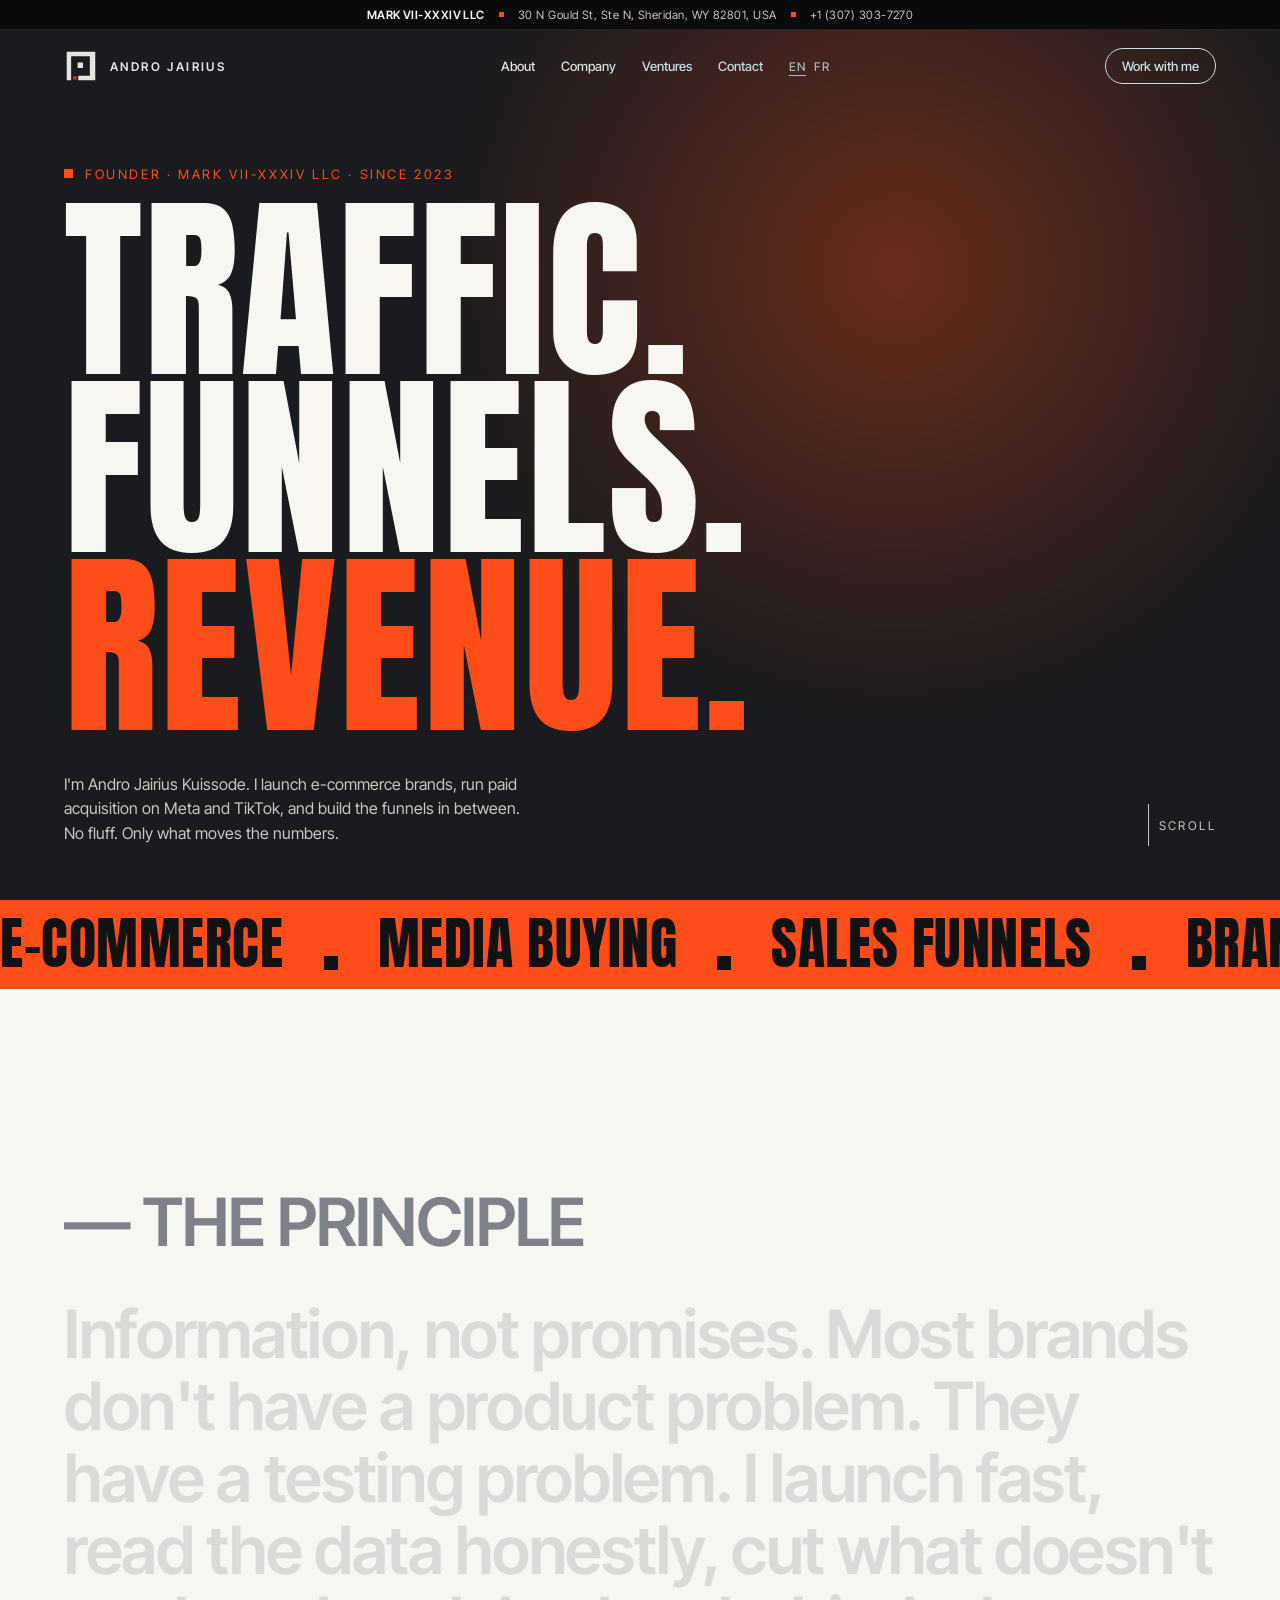
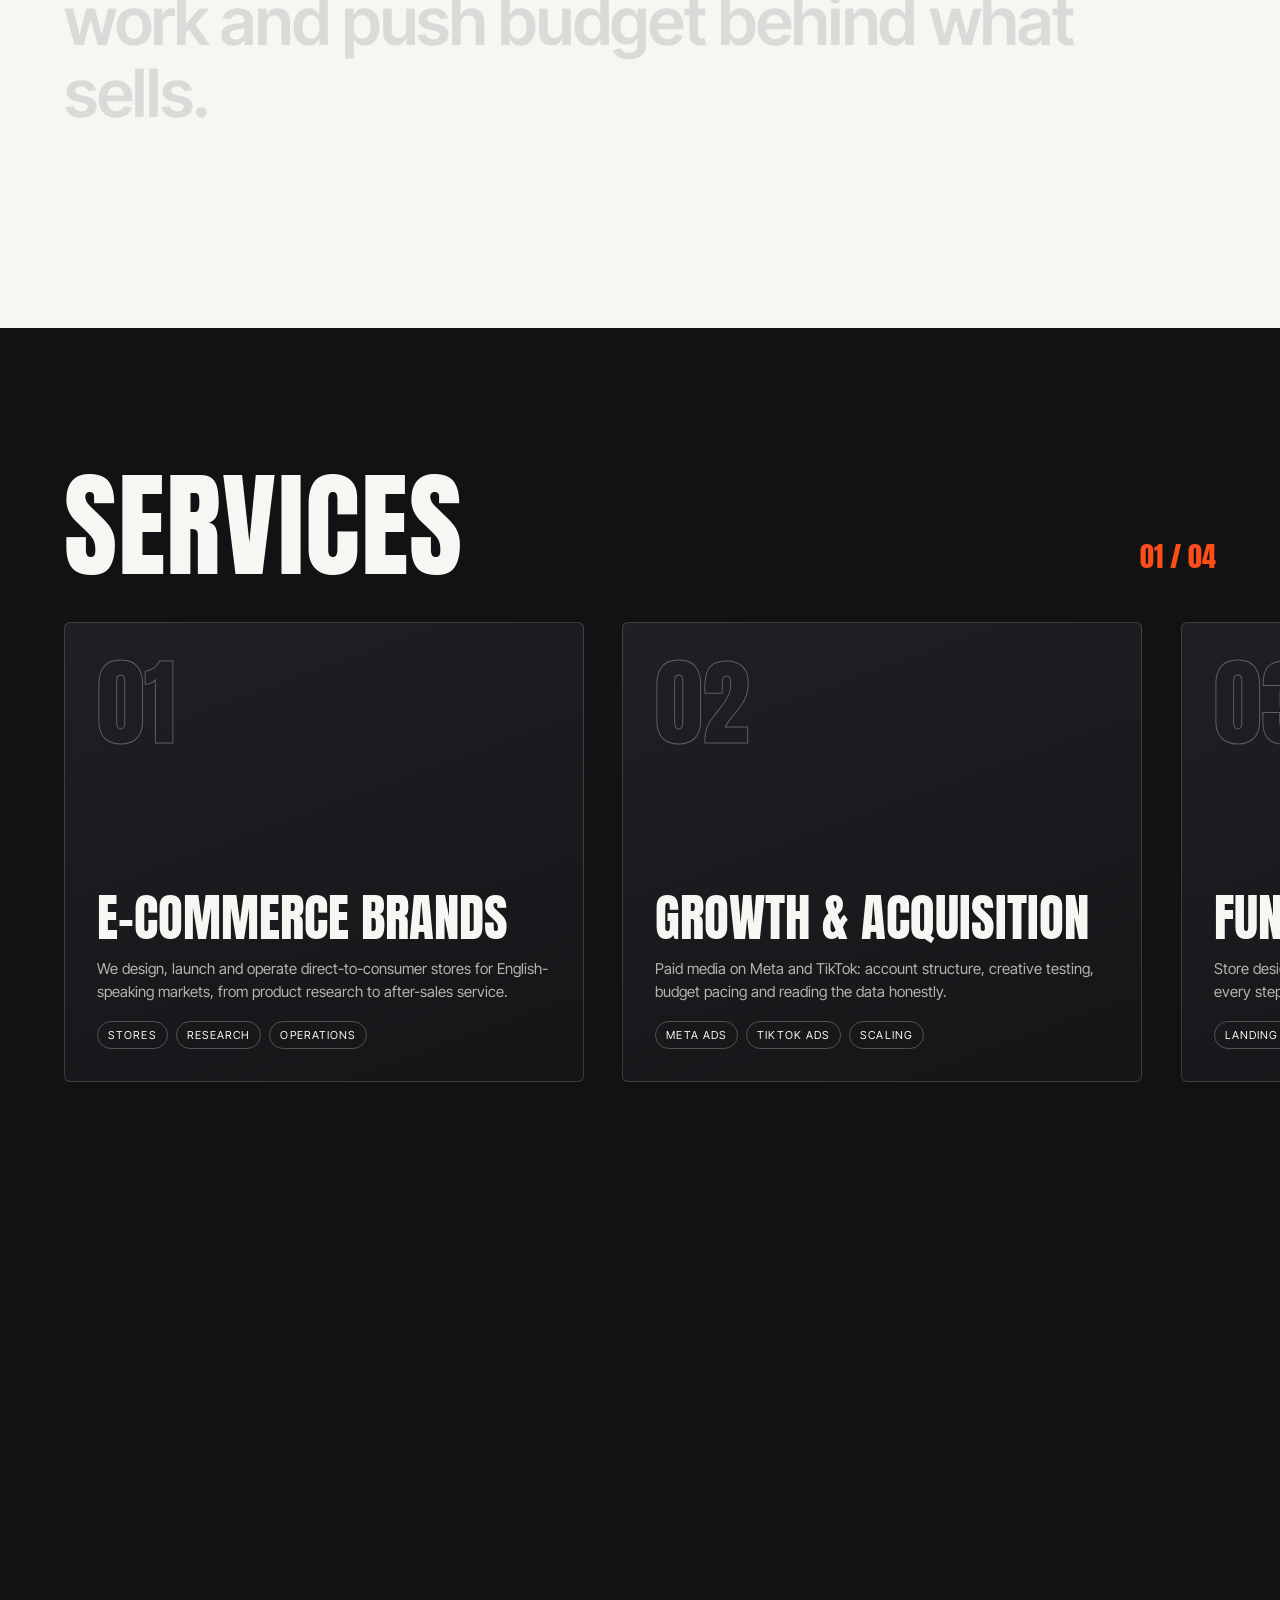
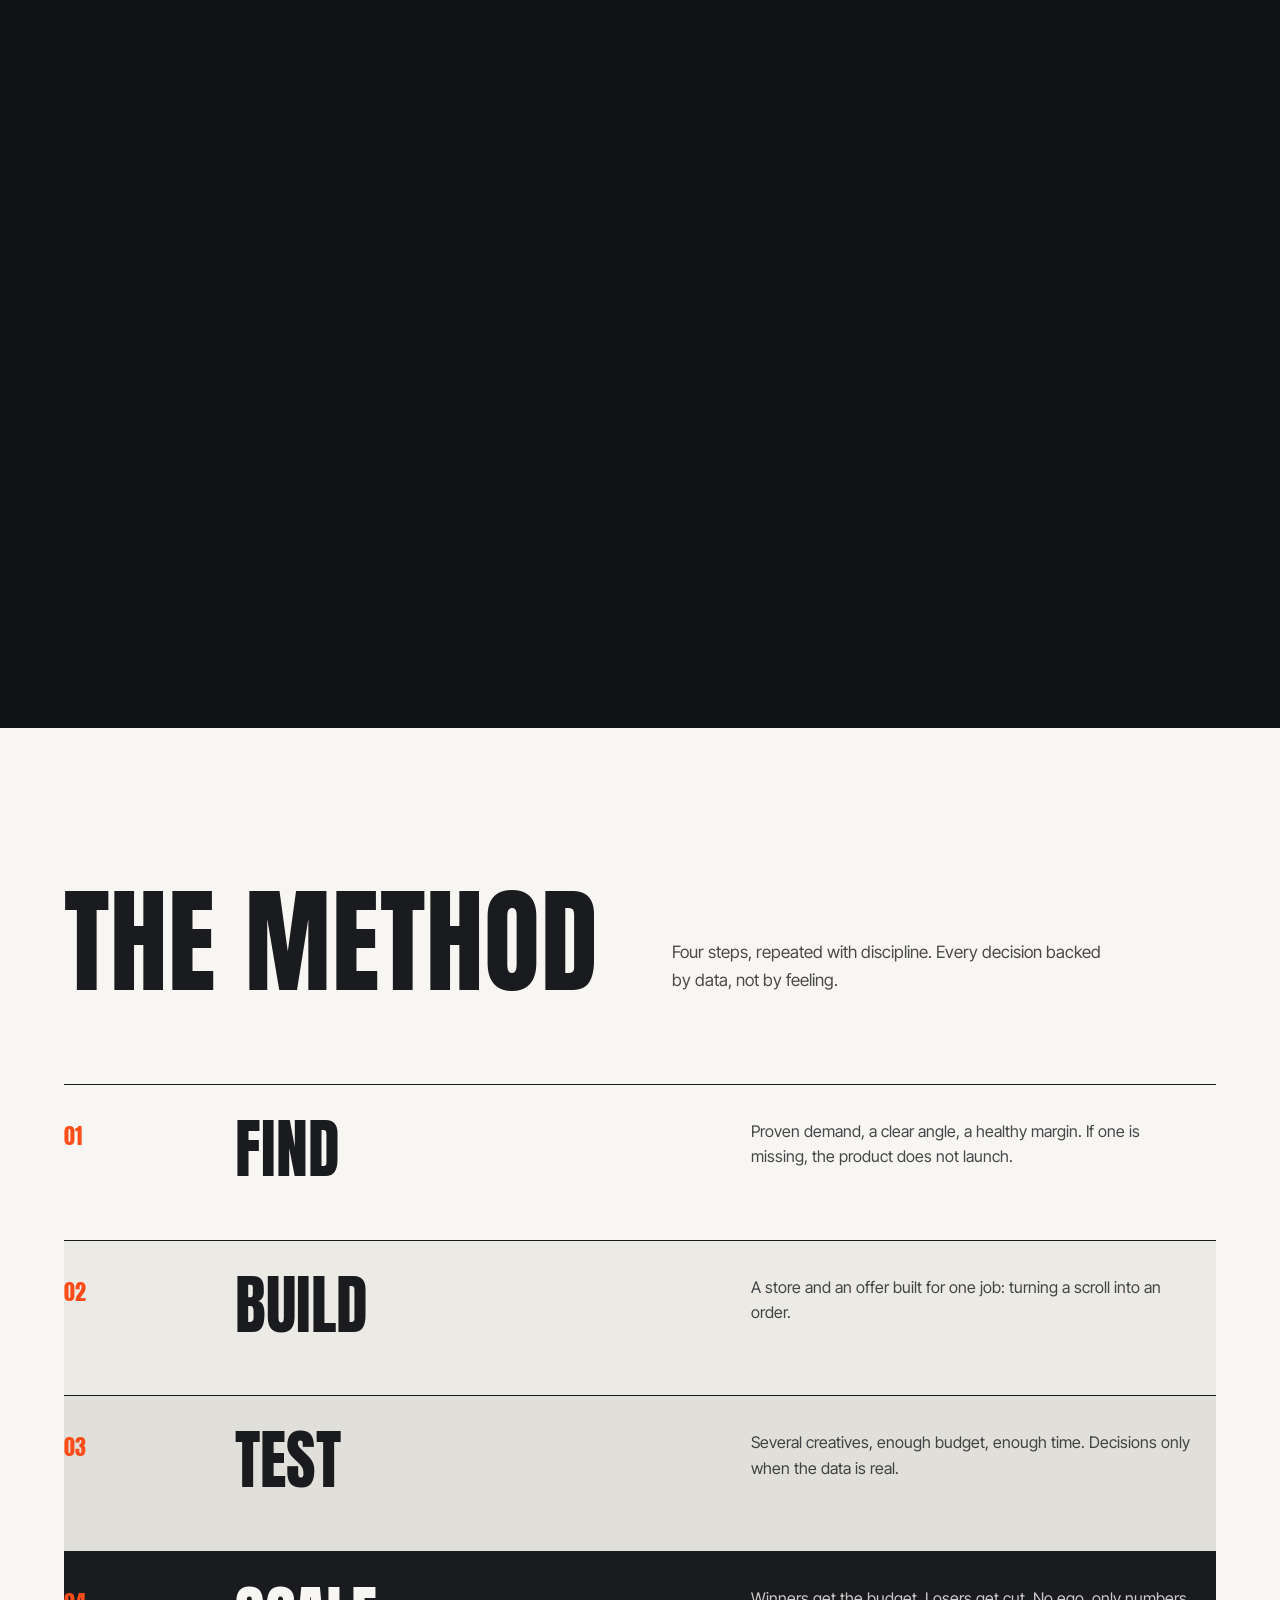
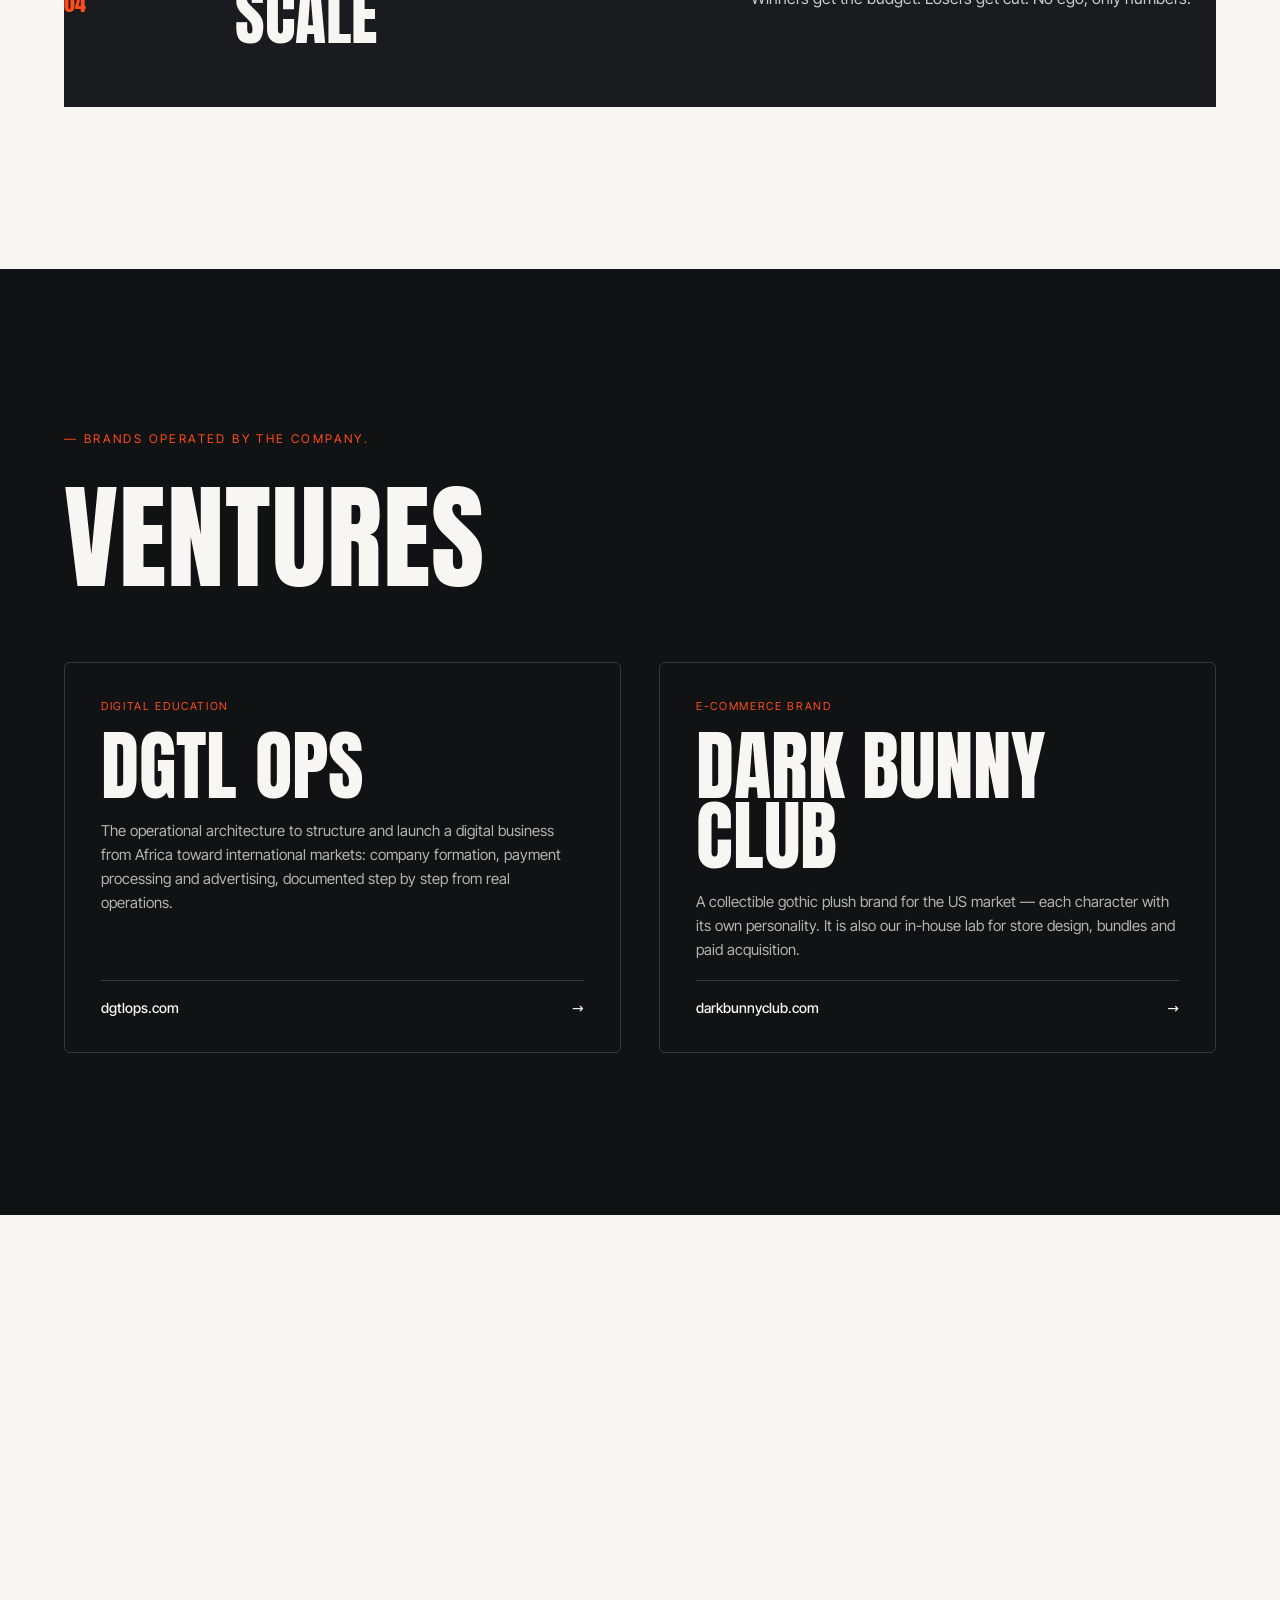
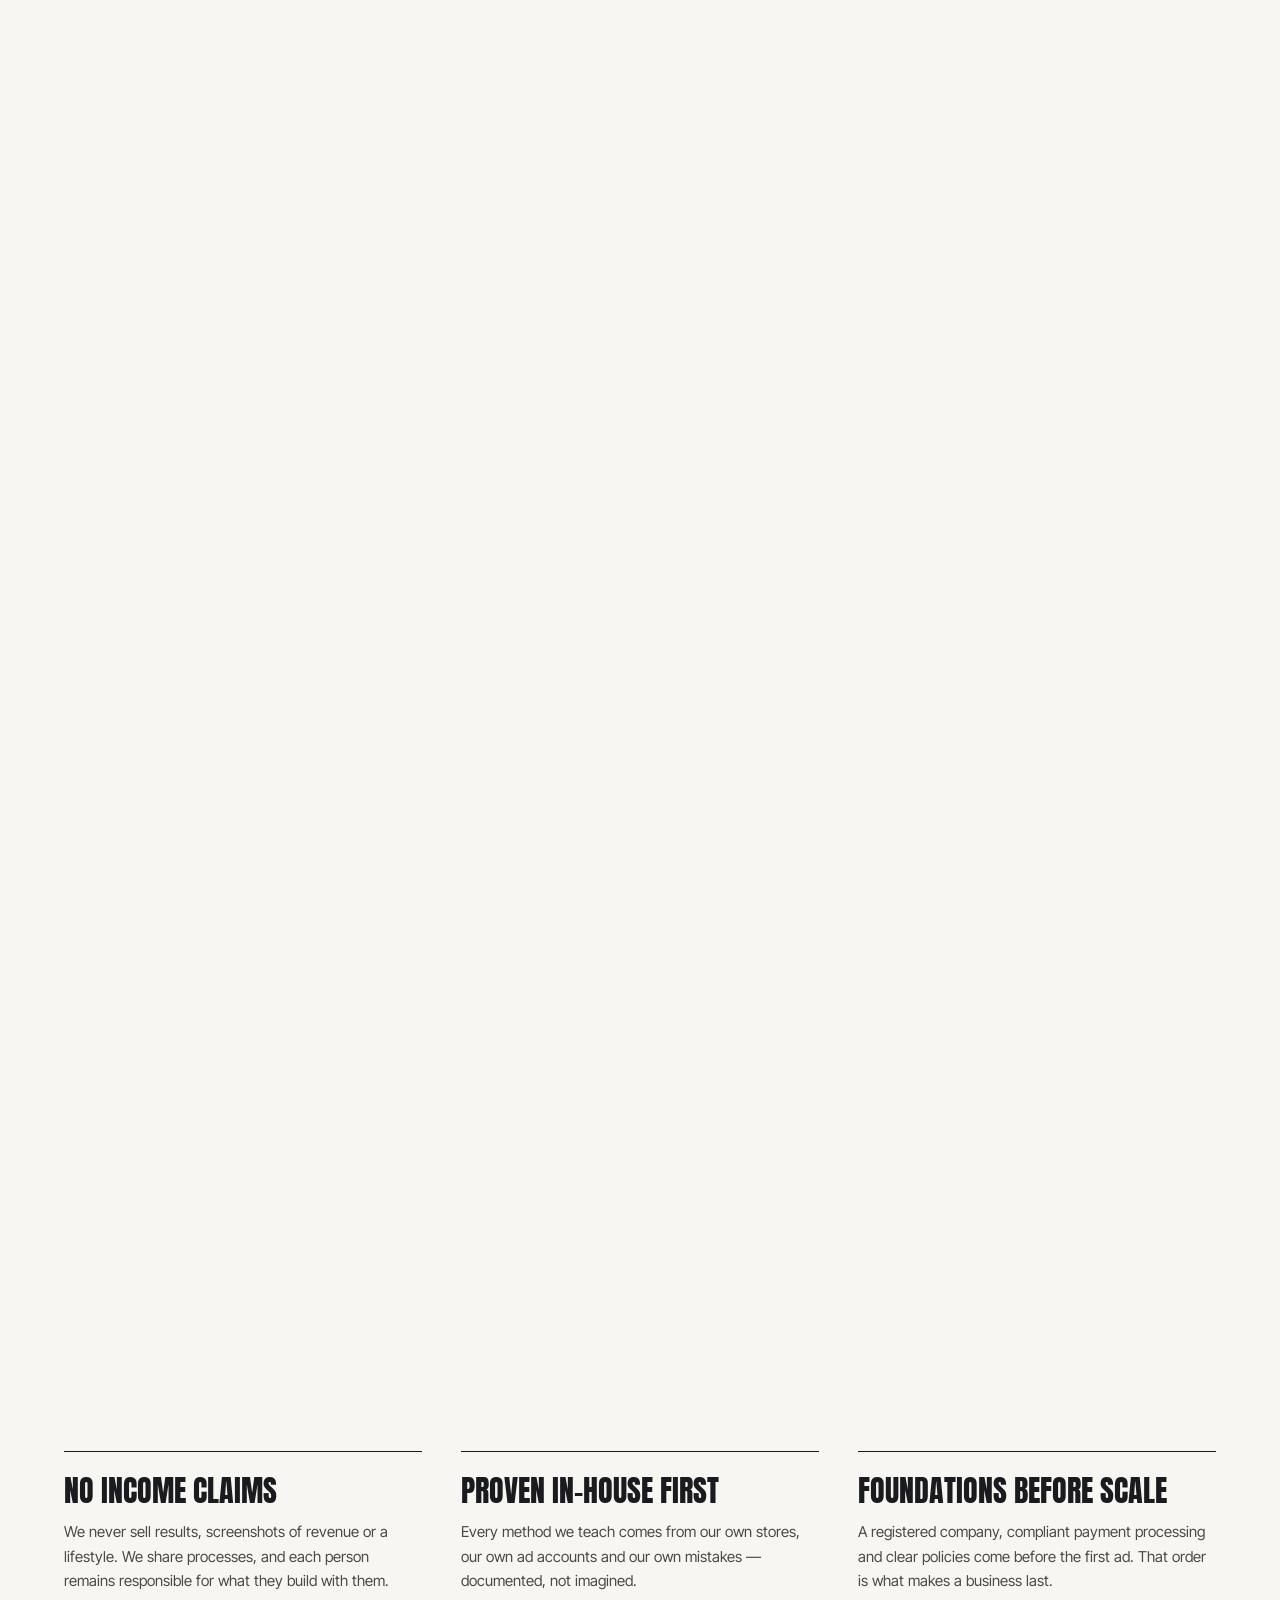
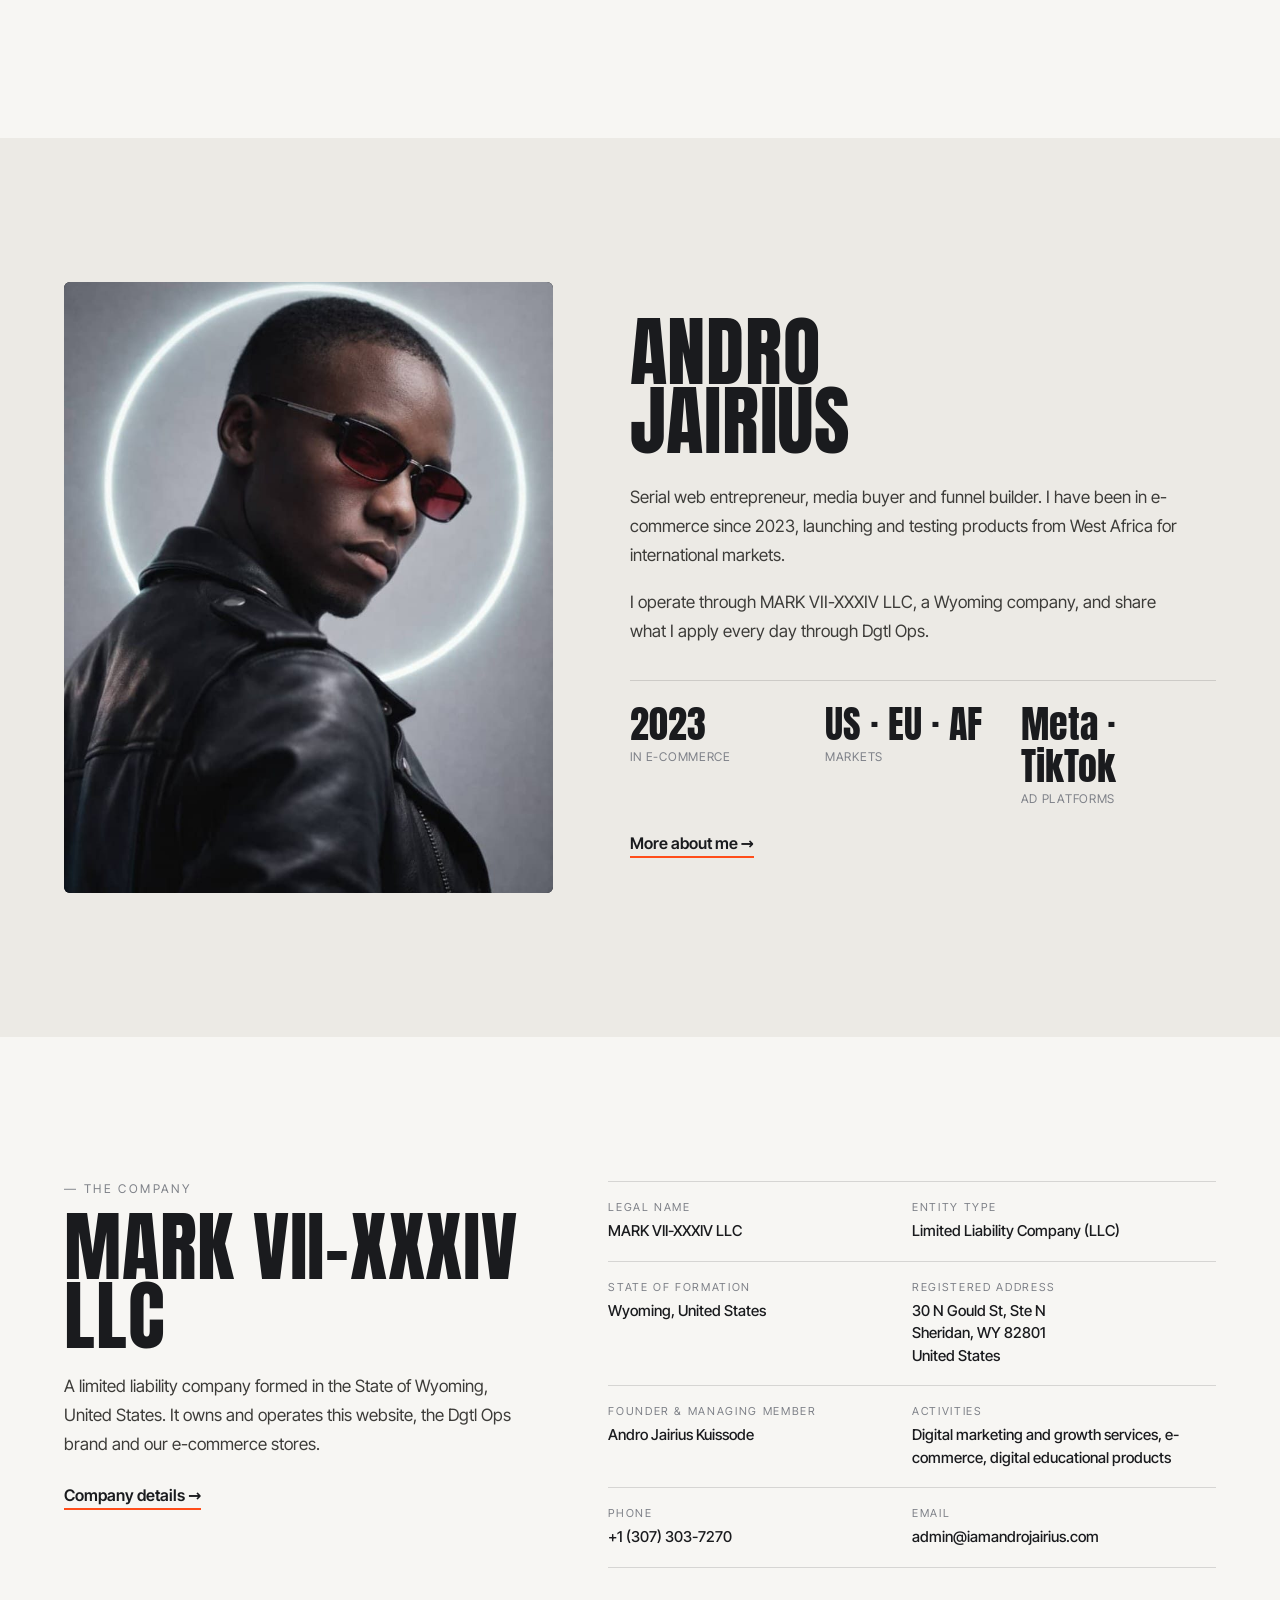
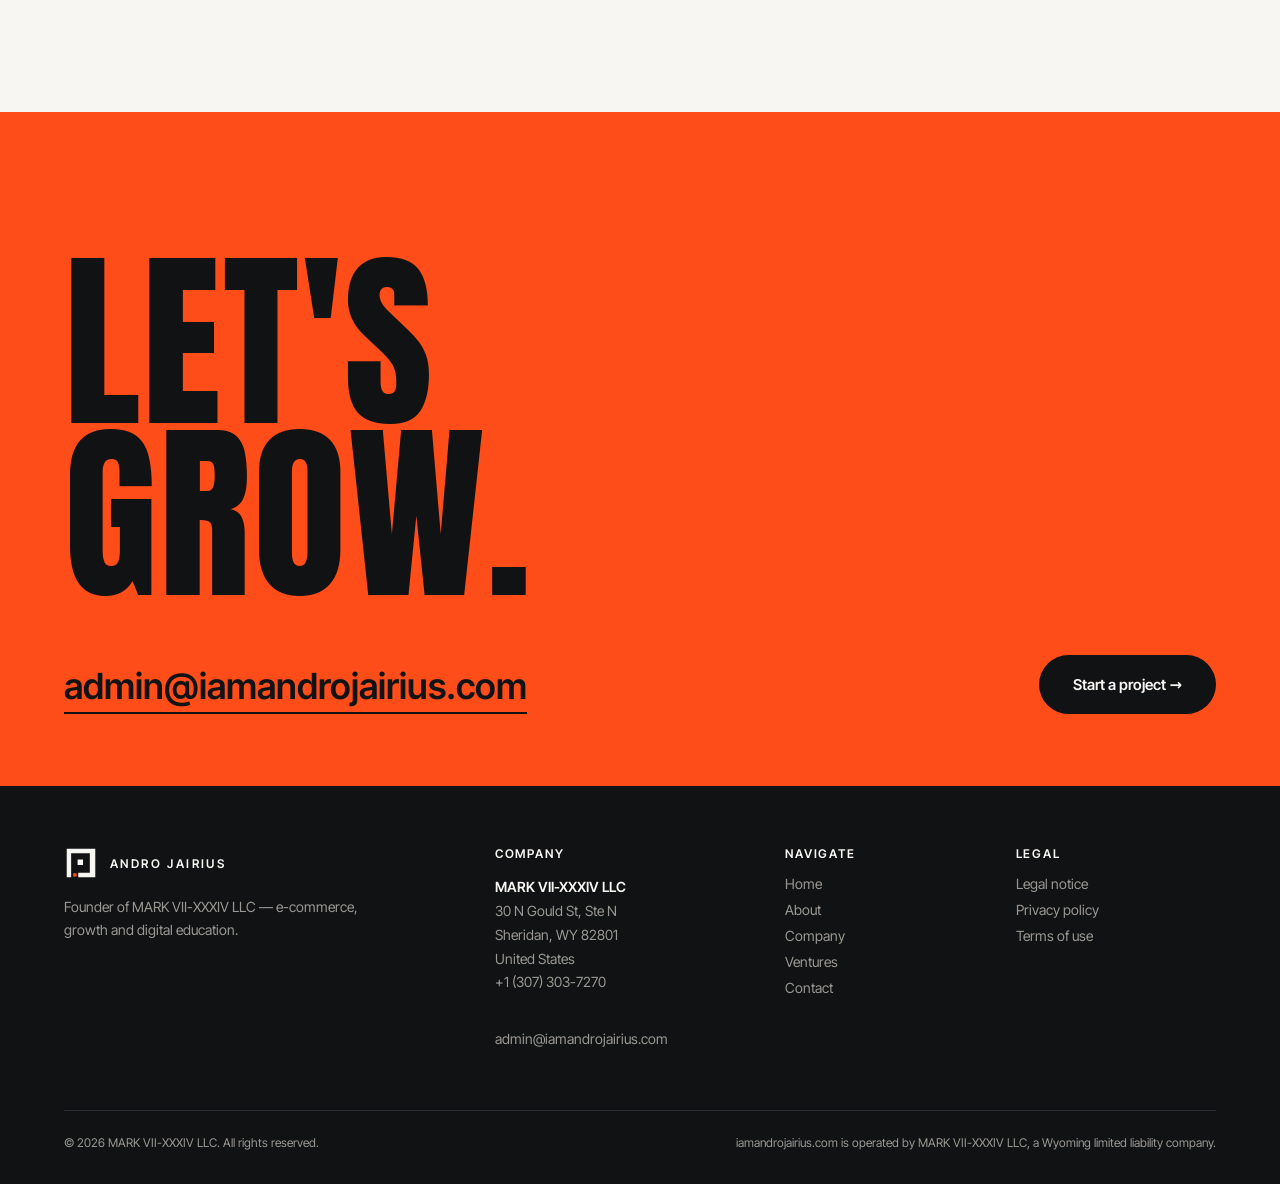
<file: index.html>
<!DOCTYPE html>
<html lang="en">
<head>
<meta charset="utf-8">
<meta name="viewport" content="width=device-width,initial-scale=1">
<title>Andro Jairius — MARK VII-XXXIV LLC | E-commerce, Growth & Digital Education</title>
<meta name="description" content="Official website of Andro Jairius Kuissode, founder of MARK VII-XXXIV LLC (Wyoming, USA): e-commerce brands, paid acquisition, sales funnels and digital education.">
<link rel="canonical" href="https://iamandrojairius.com/">
<link rel="alternate" hreflang="en" href="https://iamandrojairius.com/">
<link rel="alternate" hreflang="fr" href="https://iamandrojairius.com/fr/">
<link rel="alternate" hreflang="x-default" href="https://iamandrojairius.com/">
<meta property="og:type" content="website">
<meta property="og:site_name" content="Andro Jairius — MARK VII-XXXIV LLC">
<meta property="og:title" content="Andro Jairius — MARK VII-XXXIV LLC | E-commerce, Growth & Digital Education">
<meta property="og:description" content="Official website of Andro Jairius Kuissode, founder of MARK VII-XXXIV LLC (Wyoming, USA): e-commerce brands, paid acquisition, sales funnels and digital education.">
<meta property="og:url" content="https://iamandrojairius.com/">
<meta property="og:image" content="https://iamandrojairius.com/assets/og.png">
<meta name="twitter:card" content="summary_large_image">
<meta name="theme-color" content="#1A1B1E">
<link rel="icon" href="assets/logo.svg" type="image/svg+xml">
<link rel="apple-touch-icon" href="assets/icon-180.png">
<link rel="preload" href="assets/fonts/anton-latin-400-normal.woff2" as="font" type="font/woff2" crossorigin>
<link rel="stylesheet" href="assets/home.css?v=3">
<script type="application/ld+json">{"@context": "https://schema.org", "@type": "Organization", "name": "MARK VII-XXXIV LLC", "legalName": "MARK VII-XXXIV LLC", "url": "https://iamandrojairius.com", "email": "admin@iamandrojairius.com", "telephone": "+13073037270", "logo": "https://iamandrojairius.com/assets/logo.svg", "address": {"@type": "PostalAddress", "streetAddress": "30 N Gould St, Ste N", "addressLocality": "Sheridan", "addressRegion": "WY", "postalCode": "82801", "addressCountry": "US"}, "founder": {"@type": "Person", "name": "Andro Jairius Kuissode", "image": "https://iamandrojairius.com/assets/portrait.jpg"}}</script>
</head>
<body>
<div id="progress"></div>
<div class="addrbar" role="note"><b>MARK VII-XXXIV LLC</b><i></i><span>30 N Gould St, Ste N, Sheridan, WY 82801, USA</span><i></i><a class="ph" href="tel:+13073037270">+1 (307) 303-7270</a></div>

<header class="hnav">
 <a class="logo" href="./" aria-label="Andro Jairius"><svg viewBox="0 0 100 100" aria-hidden="true"><path fill="currentColor" d="M8 8h84v13H8zM8 8h13v84H8zM76 8h16v84H76zM42 79h50v13H42zM40 40h16v16H40z"/><rect x="27" y="80" width="10" height="10" fill="#FF4D1A"/></svg><b>Andro Jairius</b></a>
 <nav class="links"><a href="about.html">About</a><a href="company.html">Company</a><a href="#ventures">Ventures</a><a href="contact.html">Contact</a><div class="lang" aria-label="Language"><a href="./" class="on" lang="en">EN</a><a href="fr/" lang="fr">FR</a></div></nav>
 <div class="right"><a class="cta" href="contact.html">Work with me</a><button class="burger" aria-label="Menu" aria-expanded="false"><span></span><span></span></button></div>
</header>
<div class="menu" aria-hidden="false"><a href="about.html">About</a><a href="company.html">Company</a><a href="#ventures">Ventures</a><a href="contact.html">Contact</a><div class="small"><div class="lang" aria-label="Language"><a href="./" class="on" lang="en">EN</a><a href="fr/" lang="fr">FR</a></div></div></div>

<main>
<section class="hero" id="top">
 <div class="glow"></div>
 <p class="kicker">Founder · MARK VII-XXXIV LLC · Since 2023</p>
 <h1 class="display"><span class="row"><span>Traffic.</span></span><span class="row"><span>Funnels.</span></span><span class="row"><span>Revenue.</span></span></h1>
 <div class="sub"><p>I'm Andro Jairius Kuissode. I launch e-commerce brands, run paid acquisition on Meta and TikTok, and build the funnels in between. No fluff. Only what moves the numbers.</p><div class="scrollcue"><i></i>Scroll</div></div>
</section>

<div class="marquee" aria-hidden="true"><div class="track"><span class="display">E-commerce</span><b></b><span class="display">Media buying</span><b></b><span class="display">Sales funnels</span><b></b><span class="display">Brand building</span><b></b><span class="display">Digital education</span><b></b><span class="display">E-commerce</span><b></b><span class="display">Media buying</span><b></b><span class="display">Sales funnels</span><b></b><span class="display">Brand building</span><b></b><span class="display">Digital education</span><b></b></div></div>

<section class="manifesto">
 <p class="label">— The principle</p>
 <p id="mani">Information, <span class="hl">not promises.</span> Most brands don't have a product problem. They have a <span class="hl">testing</span> problem. I launch fast, read the data honestly, cut what doesn't work and push budget behind what <span class="hl">sells.</span></p>
</section>

<section class="hscroll" id="services">
 <div class="sticky">
  <div class="head"><h2 class="display">Services</h2><div class="count" id="count">01 / 04</div></div>
  <div class="rail" id="rail"><article class="card"><div class="n">01</div><div><h3>E-commerce brands</h3><p>We design, launch and operate direct-to-consumer stores for English-speaking markets, from product research to after-sales service.</p><div class="tags"><span>Stores</span><span>Research</span><span>Operations</span></div></div></article><article class="card"><div class="n">02</div><div><h3>Growth &amp; acquisition</h3><p>Paid media on Meta and TikTok: account structure, creative testing, budget pacing and reading the data honestly.</p><div class="tags"><span>Meta Ads</span><span>TikTok Ads</span><span>Scaling</span></div></div></article><article class="card"><div class="n">03</div><div><h3>Funnels &amp; conversion</h3><p>Store design, landing pages, offers and bundles, checkout flow — every step between the ad and the order.</p><div class="tags"><span>Landing pages</span><span>Offers</span><span>CRO</span></div></div></article><article class="card"><div class="n">04</div><div><h3>Digital education</h3><p>Practical guides, published under Dgtl Ops, for entrepreneurs building an online business from Africa.</p><div class="tags"><span>Dgtl Ops</span><span>Guides</span><span>Playbooks</span></div></div></article></div>
 </div>
</section>

<section class="method" id="method">
 <div class="top reveal"><h2 class="display">The Method</h2><p>Four steps, repeated with discipline. Every decision backed by data, not by feeling.</p></div>
 <div class="steps"><div class="step"><div class="k">01</div><h3>Find</h3><p>Proven demand, a clear angle, a healthy margin. If one is missing, the product does not launch.</p></div><div class="step"><div class="k">02</div><h3>Build</h3><p>A store and an offer built for one job: turning a scroll into an order.</p></div><div class="step"><div class="k">03</div><h3>Test</h3><p>Several creatives, enough budget, enough time. Decisions only when the data is real.</p></div><div class="step"><div class="k">04</div><h3>Scale</h3><p>Winners get the budget. Losers get cut. No ego, only numbers.</p></div></div>
</section>

<section class="ventures" id="ventures">
 <p class="label" style="color:#FF4D1A">— Brands operated by the company.</p>
 <h2 class="display reveal">Ventures</h2>
 <div class="vgrid"><a class="venture reveal" href="https://dgtlops.com" target="_blank" rel="noopener"><span class="tag">Digital education</span><h3>Dgtl Ops</h3><p>The operational architecture to structure and launch a digital business from Africa toward international markets: company formation, payment processing and advertising, documented step by step from real operations.</p><span class="go"><span>dgtlops.com</span><span aria-hidden="true">→</span></span></a><a class="venture reveal" href="https://darkbunnyclub.com" target="_blank" rel="noopener"><span class="tag">E-commerce brand</span><h3>Dark Bunny Club</h3><p>A collectible gothic plush brand for the US market — each character with its own personality. It is also our in-house lab for store design, bundles and paid acquisition.</p><span class="go"><span>darkbunnyclub.com</span><span aria-hidden="true">→</span></span></a></div>
</section>

<section class="statement" id="stmt"><div class="sticky"><h2 class="display" id="stmtText">Data <em>&gt;</em> Ego</h2></div></section>

<section class="principles"><div class="principle reveal"><h3>No income claims</h3><p>We never sell results, screenshots of revenue or a lifestyle. We share processes, and each person remains responsible for what they build with them.</p></div><div class="principle reveal"><h3>Proven in-house first</h3><p>Every method we teach comes from our own stores, our own ad accounts and our own mistakes — documented, not imagined.</p></div><div class="principle reveal"><h3>Foundations before scale</h3><p>A registered company, compliant payment processing and clear policies come before the first ad. That order is what makes a business last.</p></div></section>

<section class="about" id="about">
 <div class="portrait reveal" style="background:#1A1B1E;overflow:hidden"><img src="assets/portrait.jpg" alt="Portrait of Andro Jairius Kuissode" width="853" height="1280" loading="lazy" style="width:100%;height:100%;object-fit:cover;object-position:50% 30%"></div>
 <div class="reveal">
  <h2 class="display">Andro<br>Jairius</h2>
  <p>Serial web entrepreneur, media buyer and funnel builder. I have been in e-commerce since 2023, launching and testing products from West Africa for international markets.</p><p>I operate through MARK VII-XXXIV LLC, a Wyoming company, and share what I apply every day through Dgtl Ops.</p>
  <div class="facts"><div><b>2023</b><small>In e-commerce</small></div><div><b>US · EU · AF</b><small>Markets</small></div><div><b>Meta · TikTok</b><small>Ad platforms</small></div></div>
  <a class="textlink" href="about.html">More about me →</a>
 </div>
</section>

<section class="company" id="company">
 <div class="reveal"><p class="label" style="margin:0">— The company</p><h2 class="display">MARK VII-XXXIV LLC</h2><p class="lead">A limited liability company formed in the State of Wyoming, United States. It owns and operates this website, the Dgtl Ops brand and our e-commerce stores.</p><a class="textlink" href="company.html">Company details →</a></div>
 <dl class="dl reveal"><div><dt>Legal name</dt><dd>MARK VII-XXXIV LLC</dd></div><div><dt>Entity type</dt><dd>Limited Liability Company (LLC)</dd></div><div><dt>State of formation</dt><dd>Wyoming, United States</dd></div><div><dt>Registered address</dt><dd>30 N Gould St, Ste N<br>Sheridan, WY 82801<br>United States</dd></div><div><dt>Founder &amp; managing member</dt><dd>Andro Jairius Kuissode</dd></div><div><dt>Activities</dt><dd>Digital marketing and growth services, e-commerce, digital educational products</dd></div><div><dt>Phone</dt><dd><a href="tel:+13073037270">+1 (307) 303-7270</a></dd></div><div><dt>Email</dt><dd><a href="mailto:admin@iamandrojairius.com">admin@iamandrojairius.com</a></dd></div></dl>
</section>

<section class="contact" id="contact">
 <h2 class="display">Let's<br>Grow.</h2>
 <div class="row">
  <a class="mail" href="mailto:admin@iamandrojairius.com">admin@iamandrojairius.com</a>
  <a class="btn" href="contact.html">Start a project →</a>
 </div>
</section>
</main>

<footer class="hftr">
 <div class="cols">
  <div><a class="logo" href="./"><svg viewBox="0 0 100 100" aria-hidden="true"><path fill="currentColor" d="M8 8h84v13H8zM8 8h13v84H8zM76 8h16v84H76zM42 79h50v13H42zM40 40h16v16H40z"/><rect x="27" y="80" width="10" height="10" fill="#FF4D1A"/></svg><b>Andro Jairius</b></a><p style="margin-top:16px;max-width:300px;line-height:1.6">Founder of MARK VII-XXXIV LLC — e-commerce, growth and digital education.</p></div>
  <div><h4>Company</h4><address><span style="color:#F7F6F3;font-weight:600">MARK VII-XXXIV LLC</span><br>30 N Gould St, Ste N<br>Sheridan, WY 82801<br>United States<br><a href="tel:+13073037270">+1 (307) 303-7270</a><br><a href="mailto:admin@iamandrojairius.com">admin@iamandrojairius.com</a></address></div>
  <div><h4>Navigate</h4><a href="./">Home</a><a href="about.html">About</a><a href="company.html">Company</a><a href="#ventures">Ventures</a><a href="contact.html">Contact</a></div>
  <div><h4>Legal</h4><a href="legal.html">Legal notice</a><a href="privacy.html">Privacy policy</a><a href="terms.html">Terms of use</a></div>
 </div>
 <div class="fbot"><span>© 2026 MARK VII-XXXIV LLC. All rights reserved.</span><span>iamandrojairius.com is operated by MARK VII-XXXIV LLC, a Wyoming limited liability company.</span></div>
</footer>
<script src="assets/home.js?v=3" defer></script>
</body>
</html>
</file>
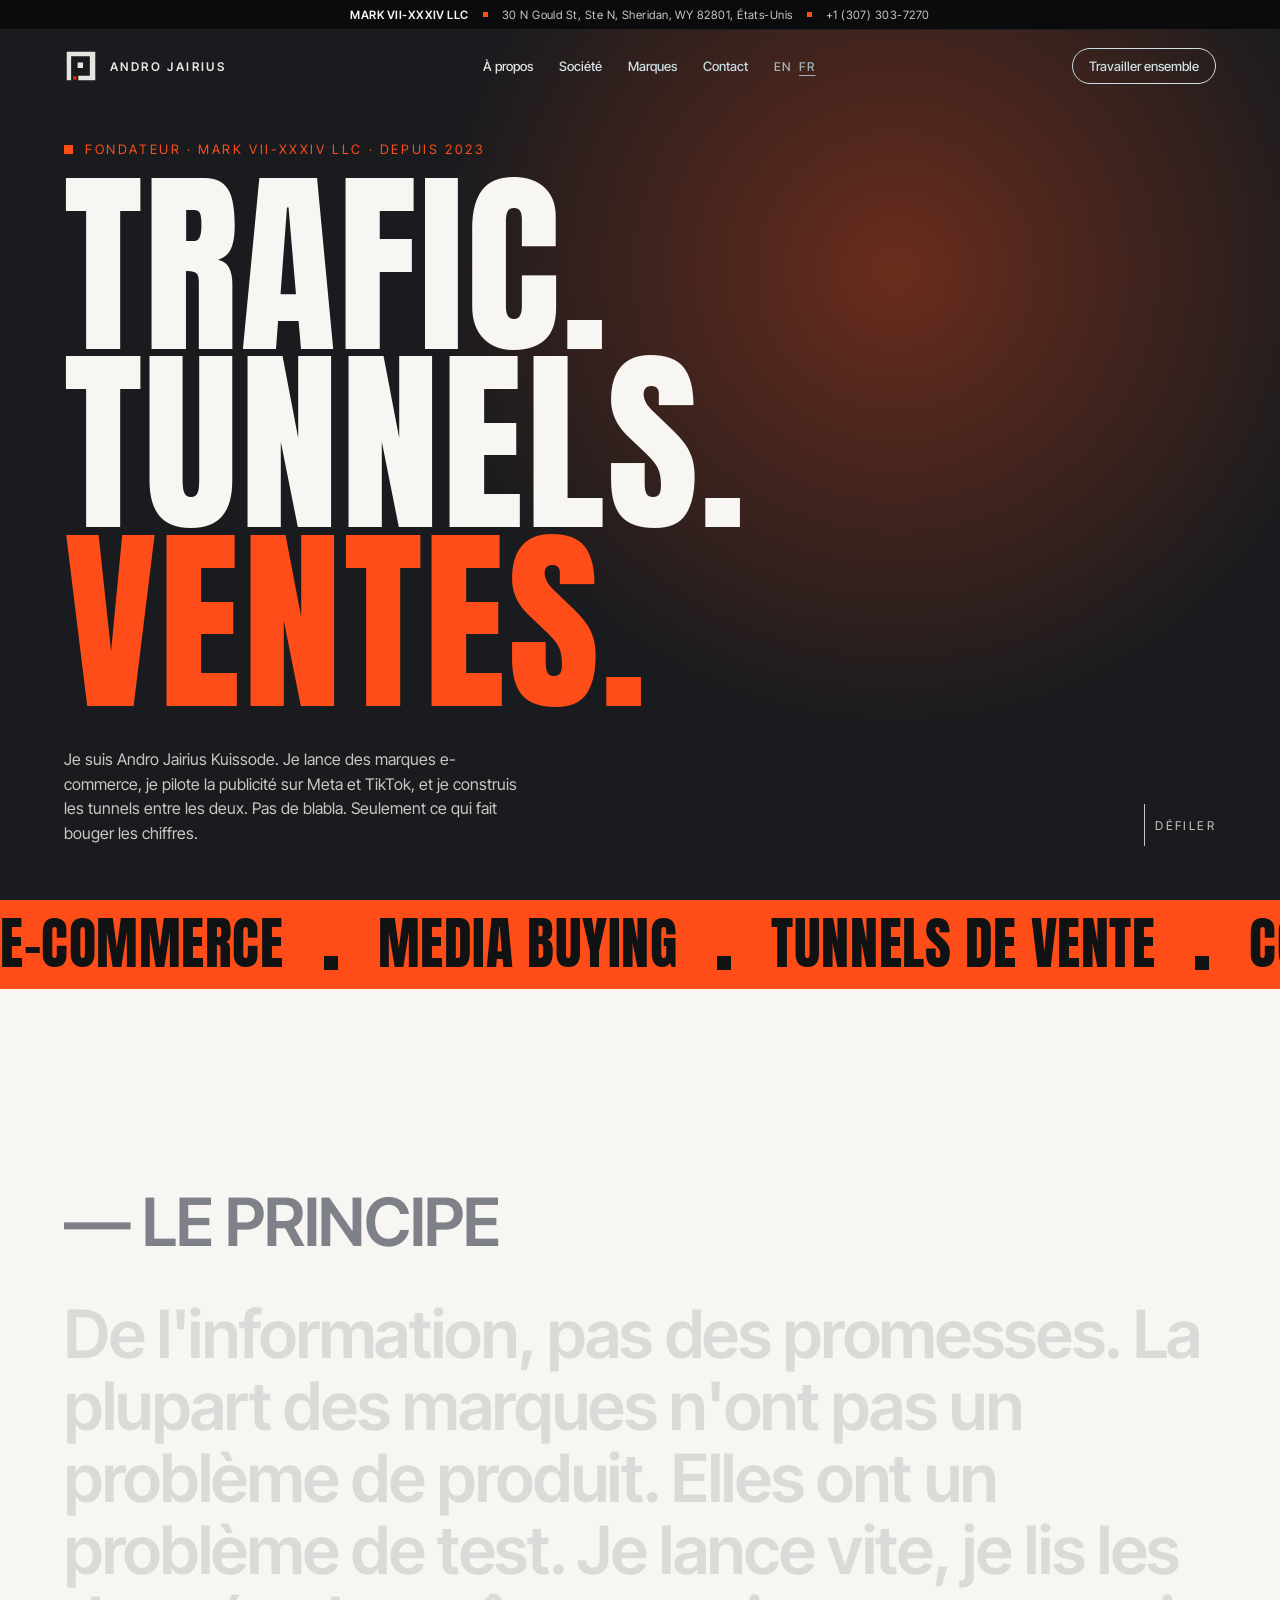
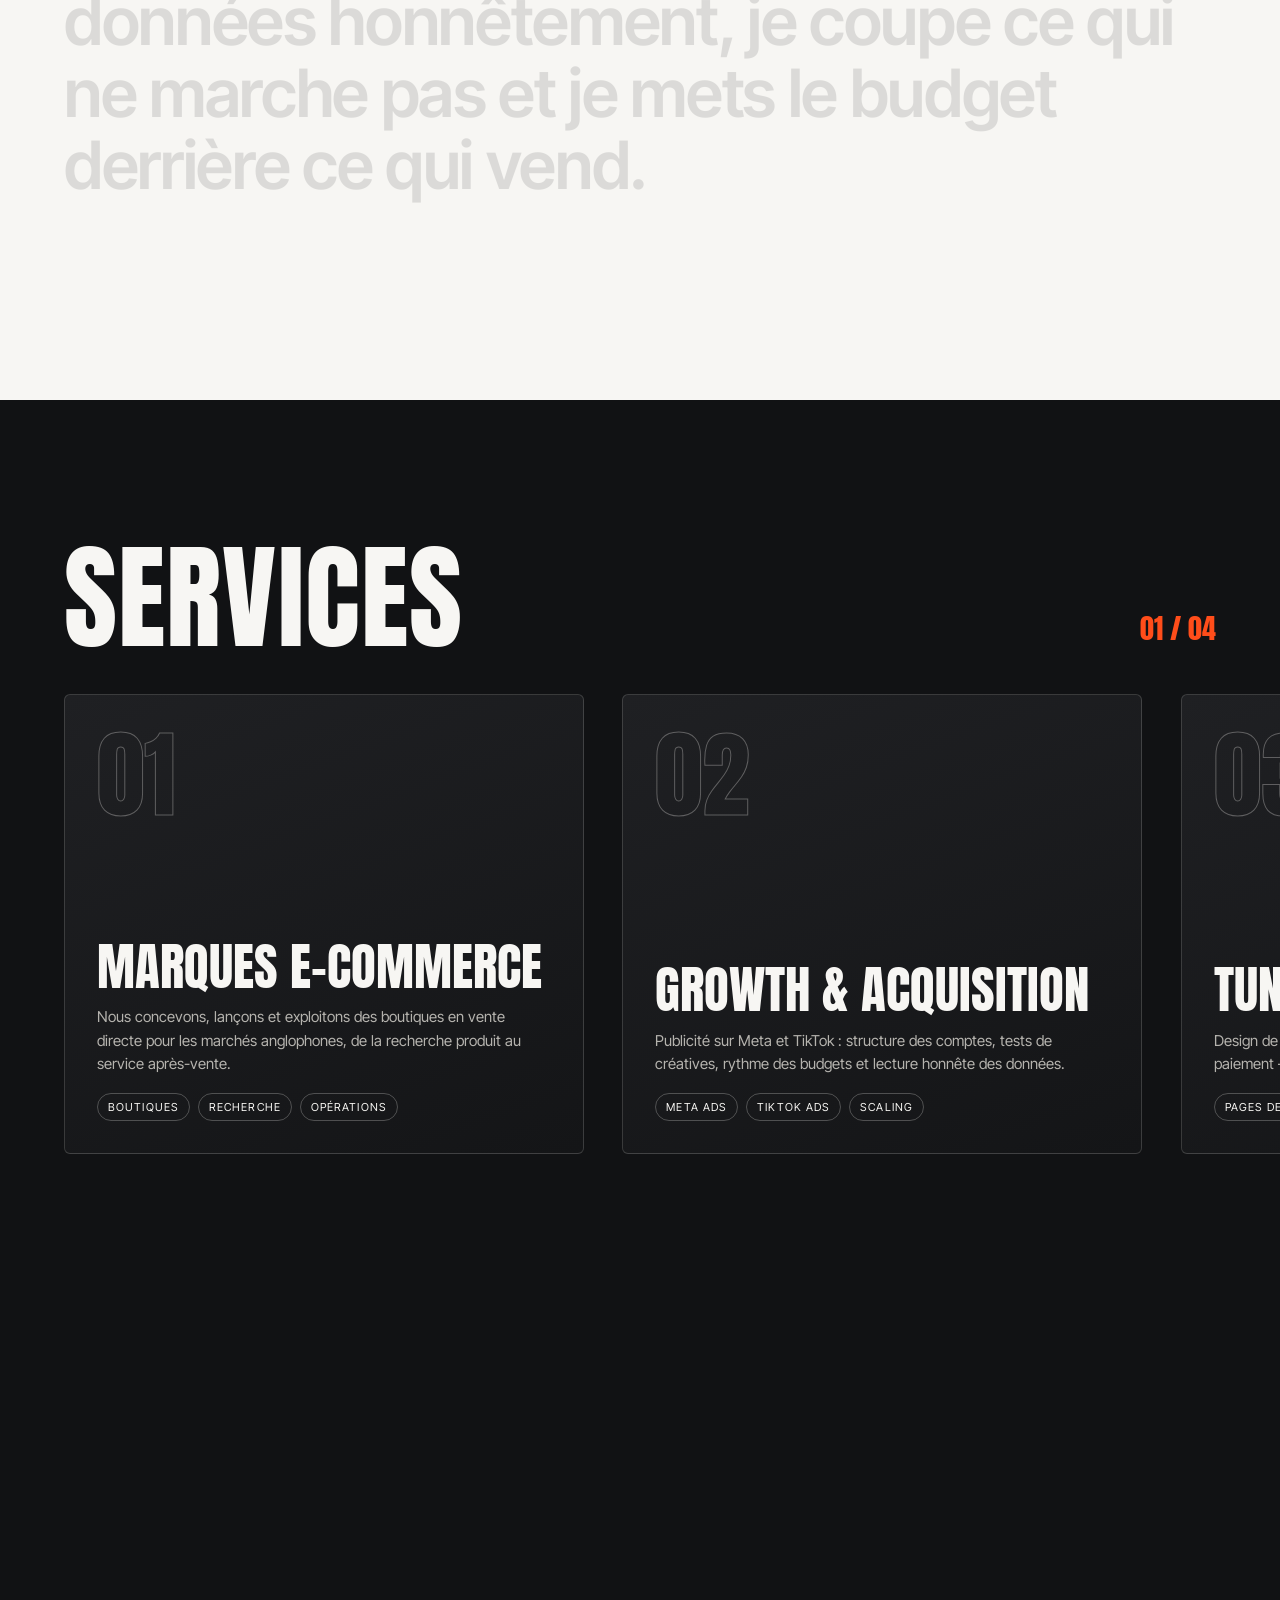
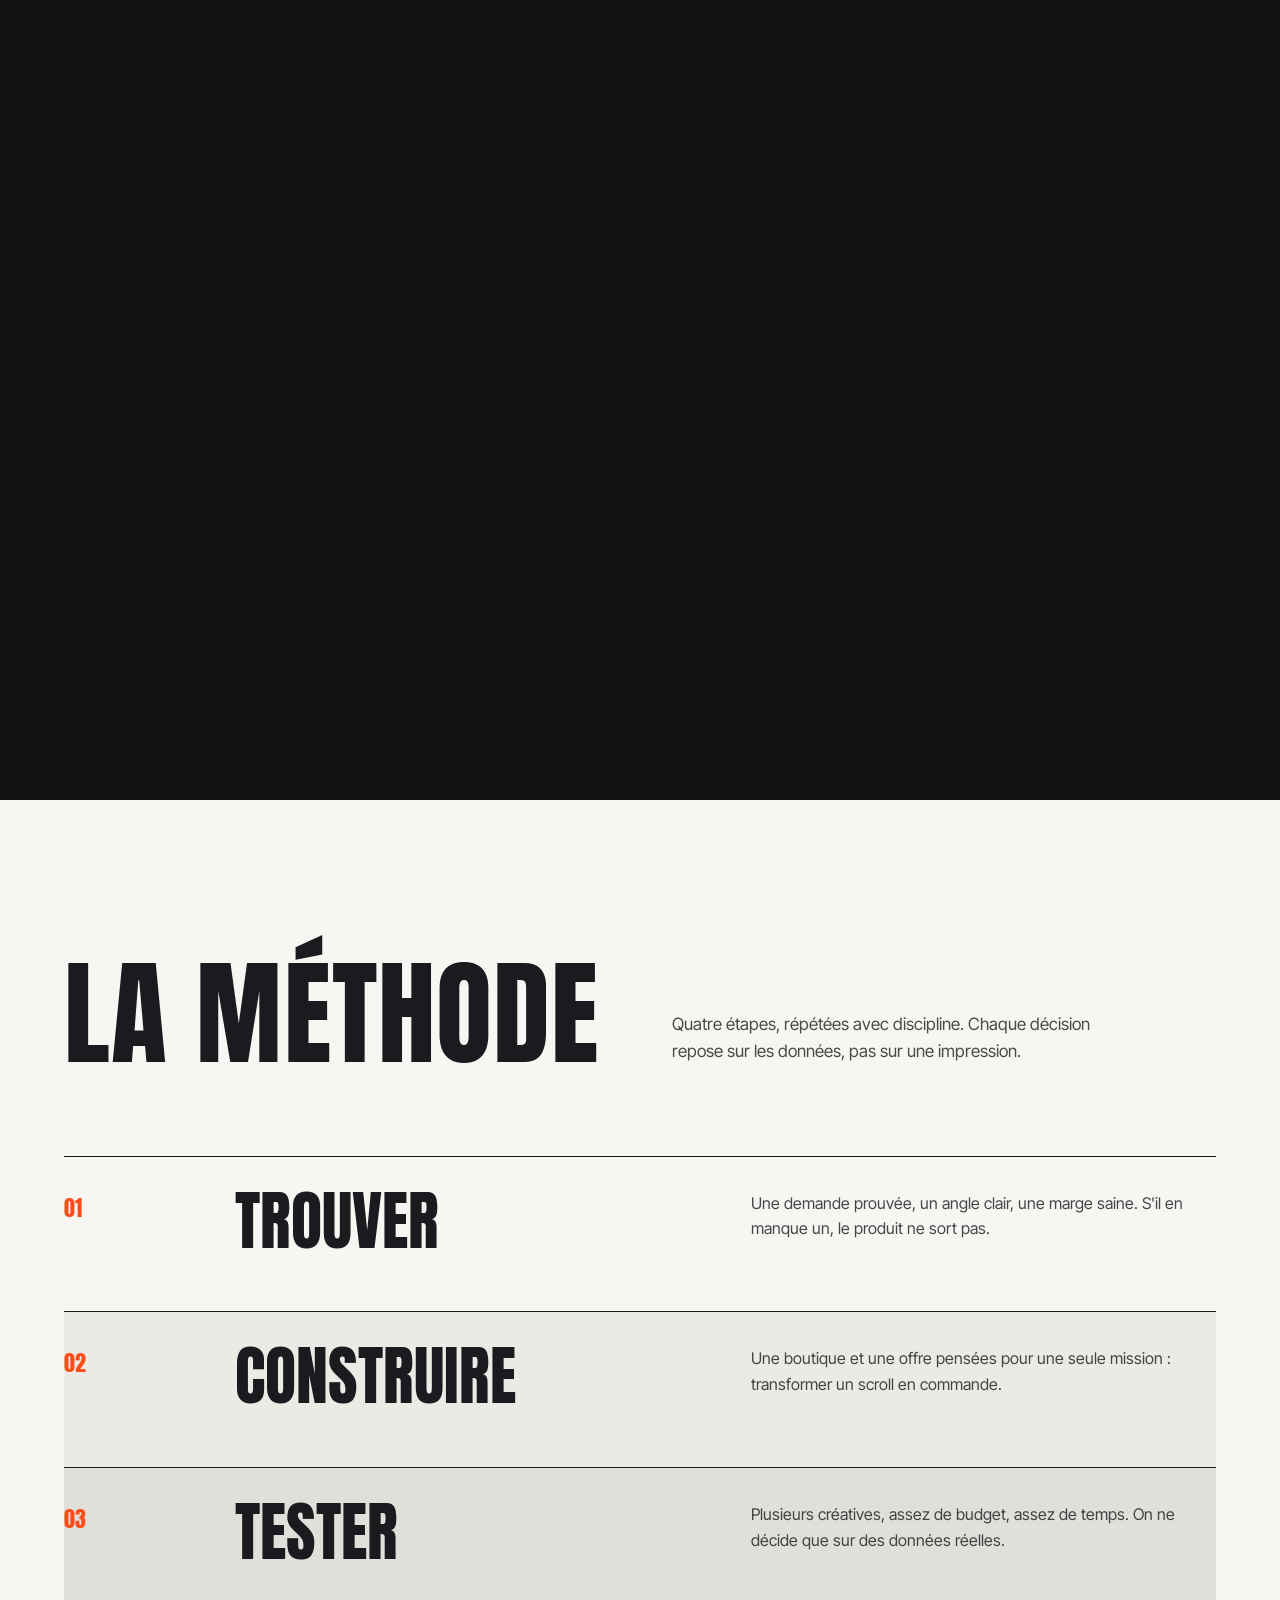
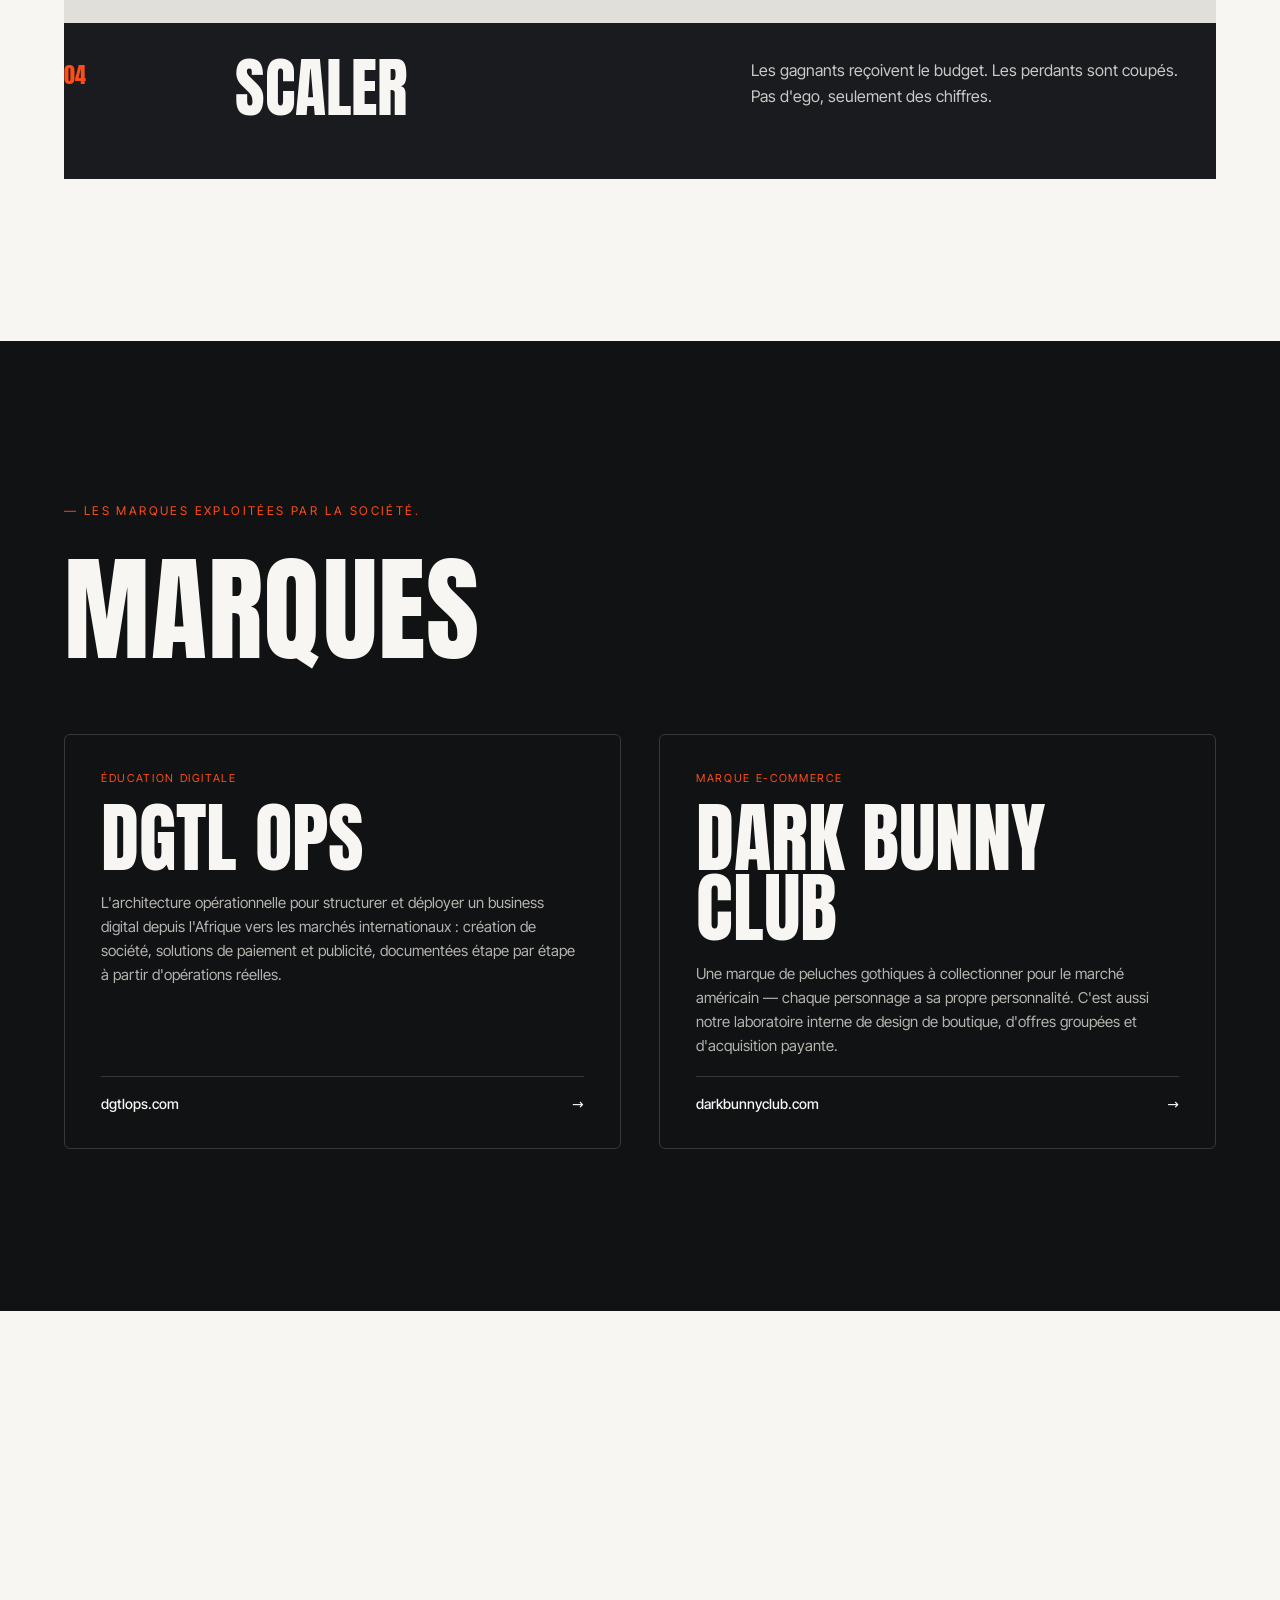
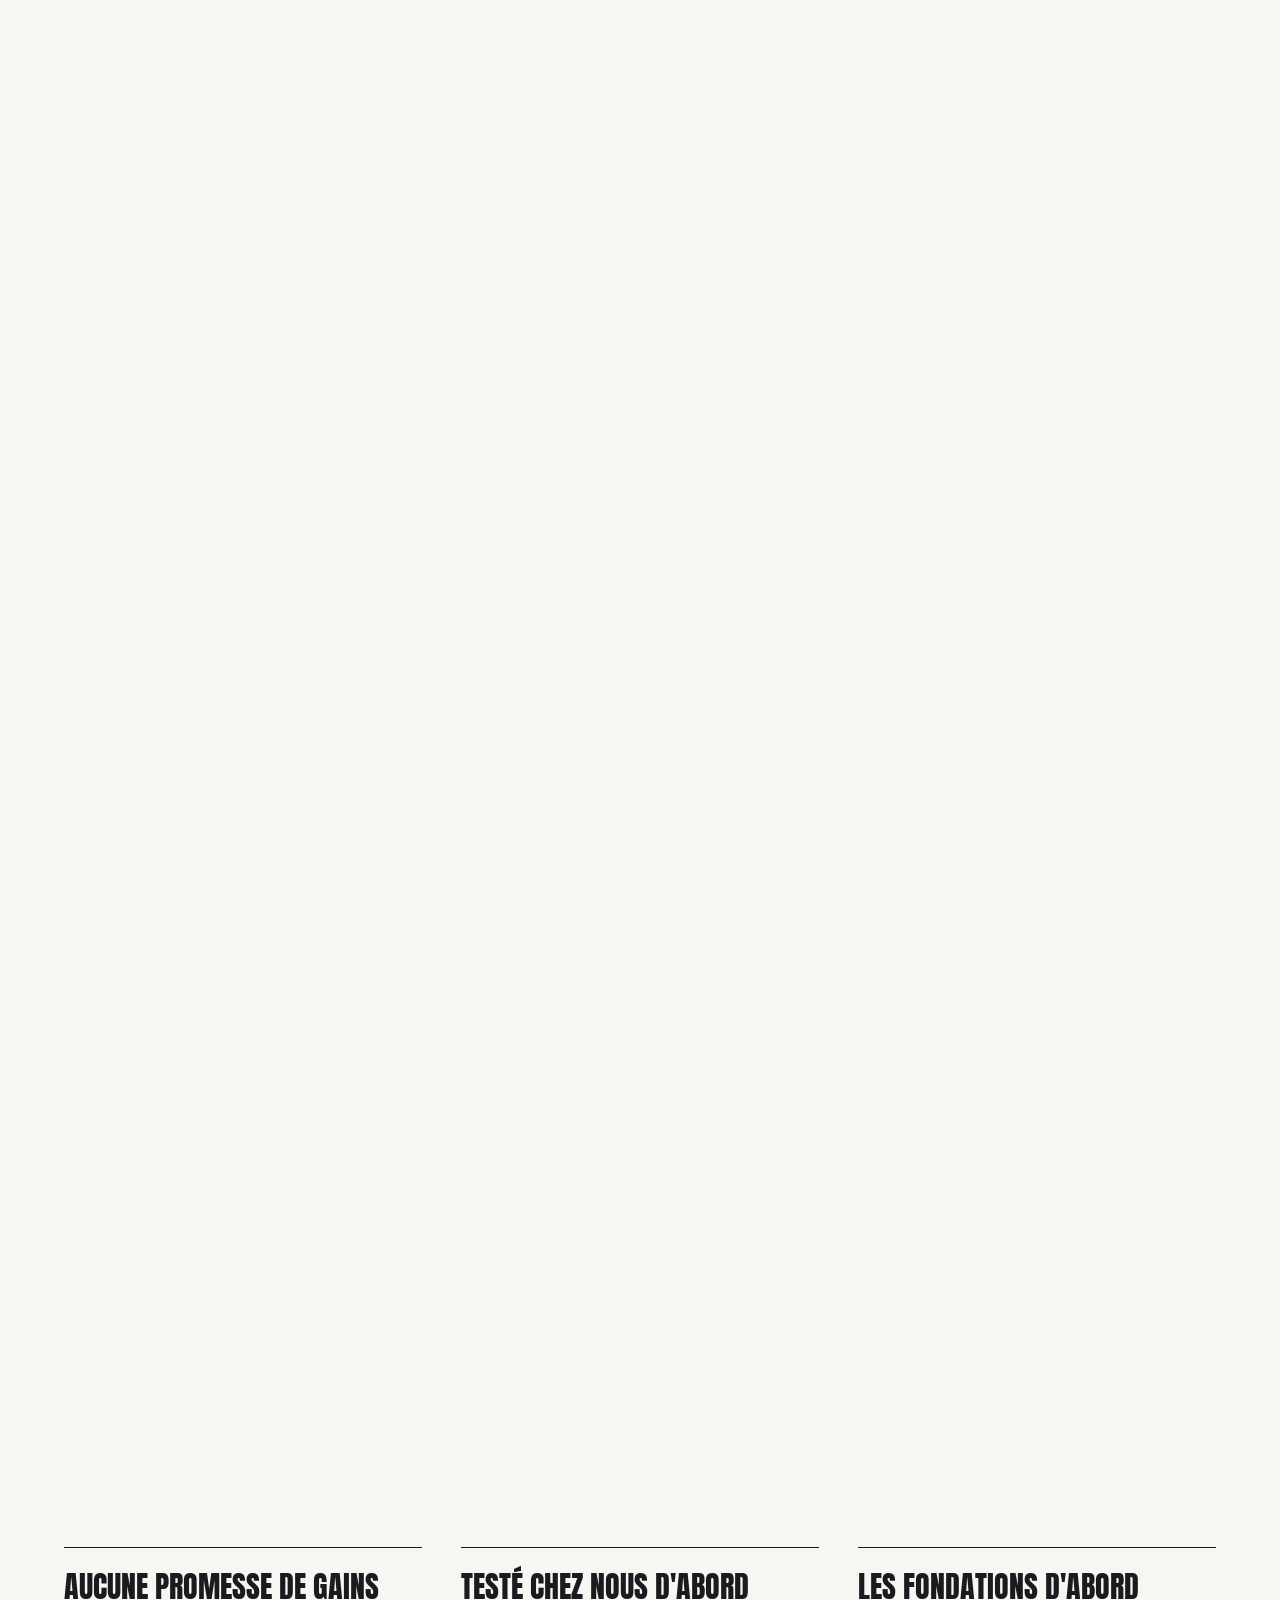
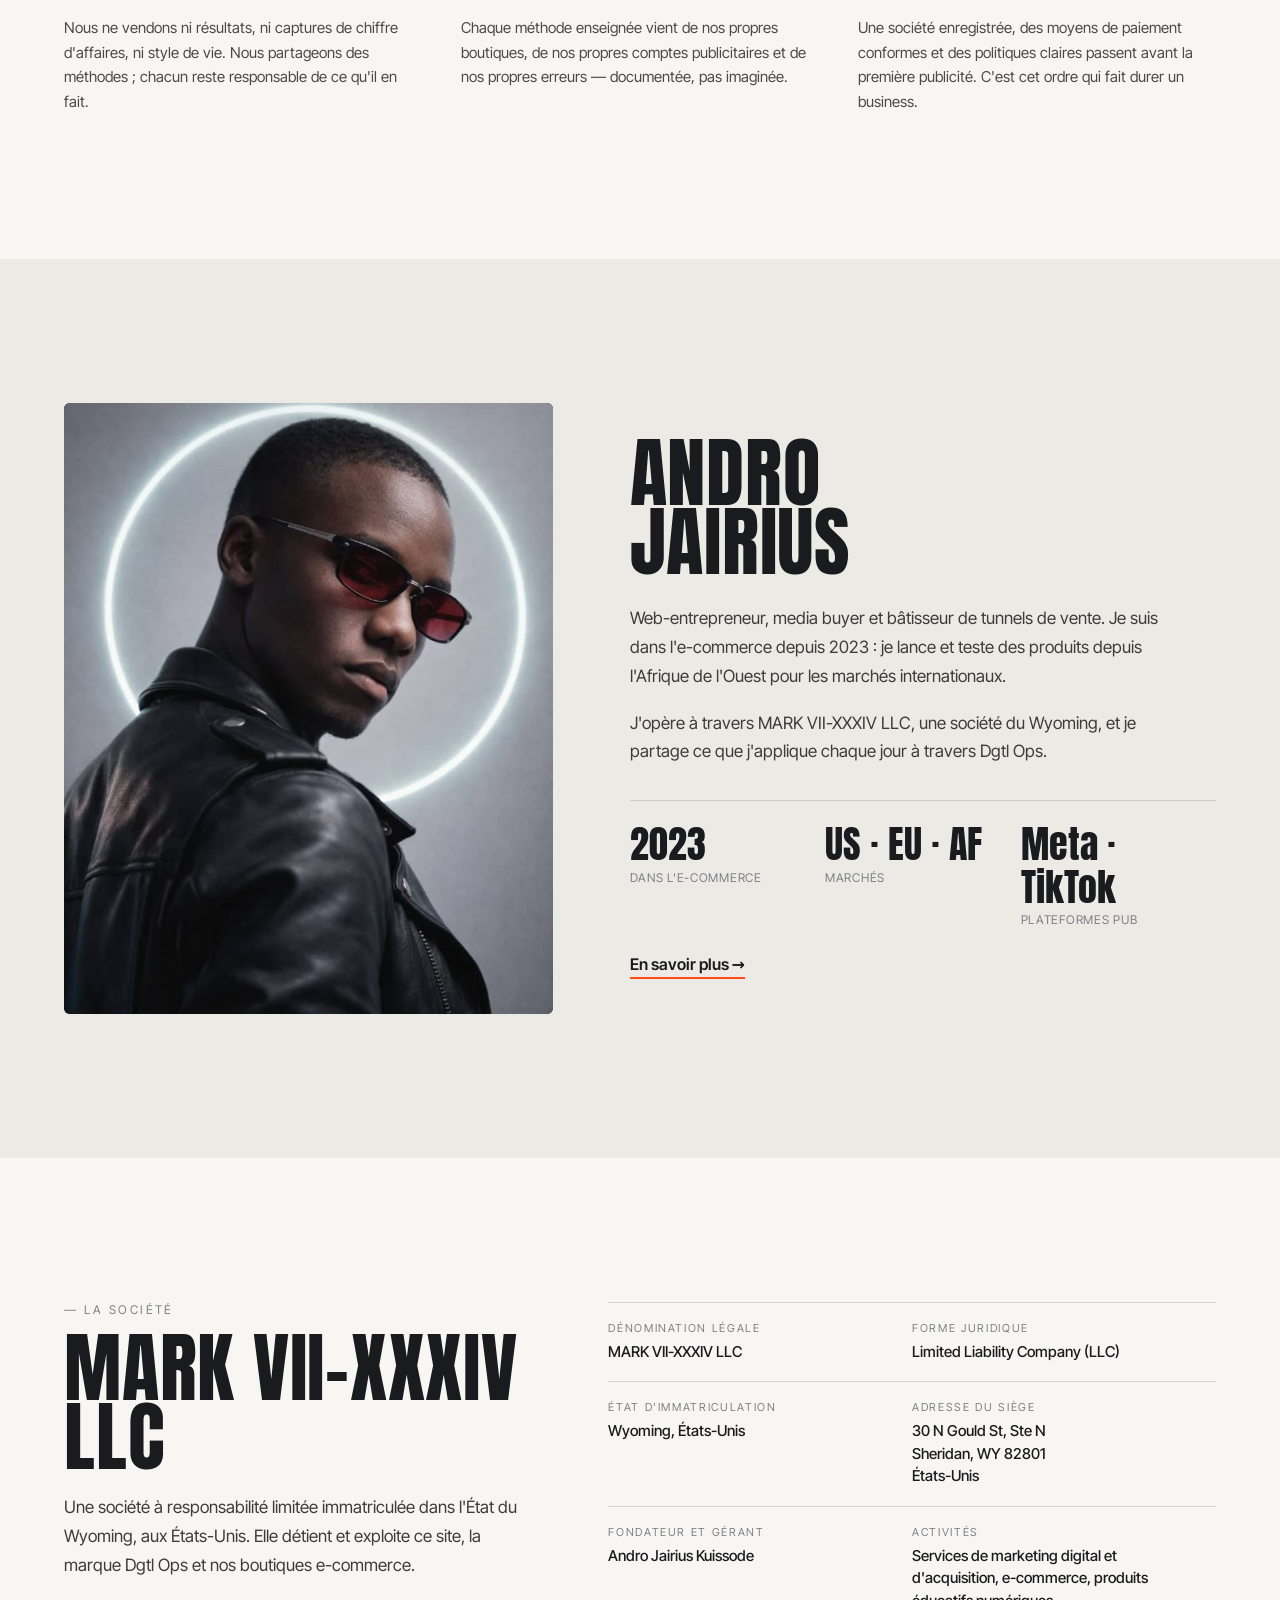
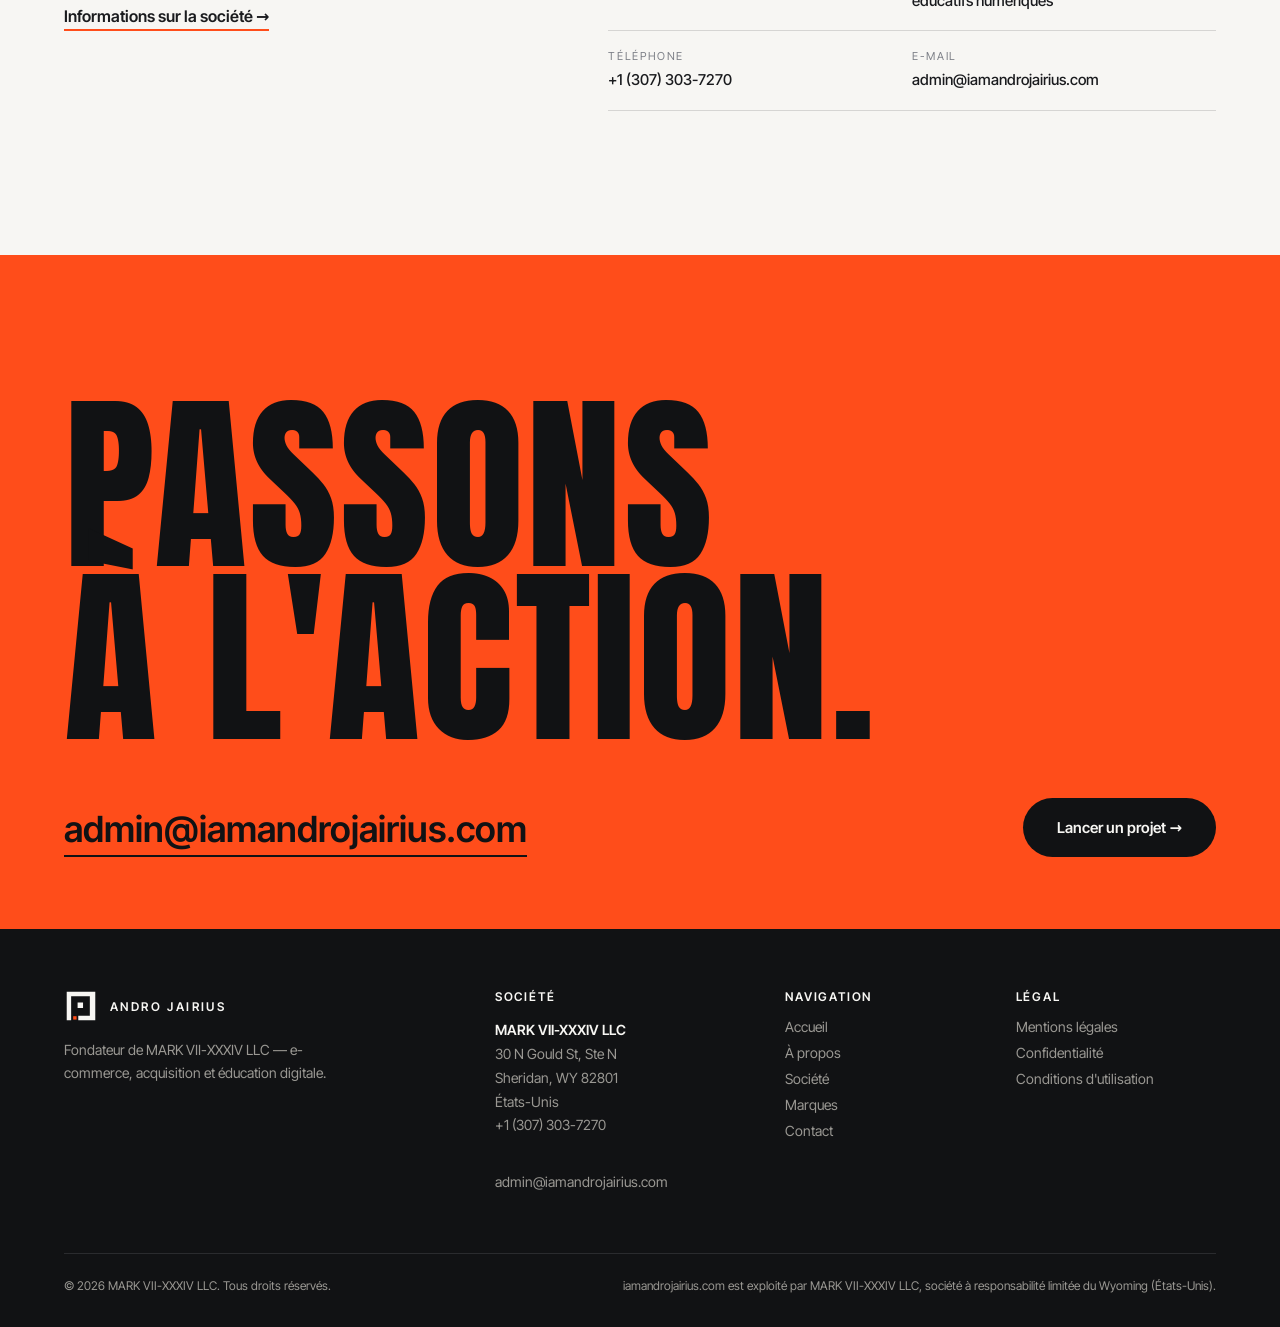
<file: fr/index.html>
<!DOCTYPE html>
<html lang="fr">
<head>
<meta charset="utf-8">
<meta name="viewport" content="width=device-width,initial-scale=1">
<title>Andro Jairius — MARK VII-XXXIV LLC | E-commerce, acquisition et éducation digitale</title>
<meta name="description" content="Site officiel d'Andro Jairius Kuissode, fondateur de MARK VII-XXXIV LLC (Wyoming, États-Unis) : marques e-commerce, publicité, tunnels de vente et éducation digitale.">
<link rel="canonical" href="https://iamandrojairius.com/fr/">
<link rel="alternate" hreflang="en" href="https://iamandrojairius.com/">
<link rel="alternate" hreflang="fr" href="https://iamandrojairius.com/fr/">
<link rel="alternate" hreflang="x-default" href="https://iamandrojairius.com/">
<meta property="og:type" content="website">
<meta property="og:site_name" content="Andro Jairius — MARK VII-XXXIV LLC">
<meta property="og:title" content="Andro Jairius — MARK VII-XXXIV LLC | E-commerce, acquisition et éducation digitale">
<meta property="og:description" content="Site officiel d'Andro Jairius Kuissode, fondateur de MARK VII-XXXIV LLC (Wyoming, États-Unis) : marques e-commerce, publicité, tunnels de vente et éducation digitale.">
<meta property="og:url" content="https://iamandrojairius.com/fr/">
<meta property="og:image" content="https://iamandrojairius.com/assets/og.png">
<meta name="twitter:card" content="summary_large_image">
<meta name="theme-color" content="#1A1B1E">
<link rel="icon" href="../assets/logo.svg" type="image/svg+xml">
<link rel="apple-touch-icon" href="../assets/icon-180.png">
<link rel="preload" href="../assets/fonts/anton-latin-400-normal.woff2" as="font" type="font/woff2" crossorigin>
<link rel="stylesheet" href="../assets/home.css?v=3">
<script type="application/ld+json">{"@context": "https://schema.org", "@type": "Organization", "name": "MARK VII-XXXIV LLC", "legalName": "MARK VII-XXXIV LLC", "url": "https://iamandrojairius.com", "email": "admin@iamandrojairius.com", "telephone": "+13073037270", "logo": "https://iamandrojairius.com/assets/logo.svg", "address": {"@type": "PostalAddress", "streetAddress": "30 N Gould St, Ste N", "addressLocality": "Sheridan", "addressRegion": "WY", "postalCode": "82801", "addressCountry": "US"}, "founder": {"@type": "Person", "name": "Andro Jairius Kuissode", "image": "https://iamandrojairius.com/assets/portrait.jpg"}}</script>
</head>
<body>
<div id="progress"></div>
<div class="addrbar" role="note"><b>MARK VII-XXXIV LLC</b><i></i><span>30 N Gould St, Ste N, Sheridan, WY 82801, États-Unis</span><i></i><a class="ph" href="tel:+13073037270">+1 (307) 303-7270</a></div>

<header class="hnav">
 <a class="logo" href="../fr/" aria-label="Andro Jairius"><svg viewBox="0 0 100 100" aria-hidden="true"><path fill="currentColor" d="M8 8h84v13H8zM8 8h13v84H8zM76 8h16v84H76zM42 79h50v13H42zM40 40h16v16H40z"/><rect x="27" y="80" width="10" height="10" fill="#FF4D1A"/></svg><b>Andro Jairius</b></a>
 <nav class="links"><a href="about.html">À propos</a><a href="company.html">Société</a><a href="#ventures">Marques</a><a href="contact.html">Contact</a><div class="lang" aria-label="Language"><a href="../" lang="en">EN</a><a href="../fr/" class="on" lang="fr">FR</a></div></nav>
 <div class="right"><a class="cta" href="contact.html">Travailler ensemble</a><button class="burger" aria-label="Menu" aria-expanded="false"><span></span><span></span></button></div>
</header>
<div class="menu" aria-hidden="false"><a href="about.html">À propos</a><a href="company.html">Société</a><a href="#ventures">Marques</a><a href="contact.html">Contact</a><div class="small"><div class="lang" aria-label="Language"><a href="../" lang="en">EN</a><a href="../fr/" class="on" lang="fr">FR</a></div></div></div>

<main>
<section class="hero" id="top">
 <div class="glow"></div>
 <p class="kicker">Fondateur · MARK VII-XXXIV LLC · Depuis 2023</p>
 <h1 class="display"><span class="row"><span>Trafic.</span></span><span class="row"><span>Tunnels.</span></span><span class="row"><span>Ventes.</span></span></h1>
 <div class="sub"><p>Je suis Andro Jairius Kuissode. Je lance des marques e-commerce, je pilote la publicité sur Meta et TikTok, et je construis les tunnels entre les deux. Pas de blabla. Seulement ce qui fait bouger les chiffres.</p><div class="scrollcue"><i></i>Défiler</div></div>
</section>

<div class="marquee" aria-hidden="true"><div class="track"><span class="display">E-commerce</span><b></b><span class="display">Media buying</span><b></b><span class="display">Tunnels de vente</span><b></b><span class="display">Construction de marque</span><b></b><span class="display">Éducation digitale</span><b></b><span class="display">E-commerce</span><b></b><span class="display">Media buying</span><b></b><span class="display">Tunnels de vente</span><b></b><span class="display">Construction de marque</span><b></b><span class="display">Éducation digitale</span><b></b></div></div>

<section class="manifesto">
 <p class="label">— Le principe</p>
 <p id="mani">De l'information, <span class="hl">pas des promesses.</span> La plupart des marques n'ont pas un problème de produit. Elles ont un problème de <span class="hl">test.</span> Je lance vite, je lis les données honnêtement, je coupe ce qui ne marche pas et je mets le budget derrière ce qui <span class="hl">vend.</span></p>
</section>

<section class="hscroll" id="services">
 <div class="sticky">
  <div class="head"><h2 class="display">Services</h2><div class="count" id="count">01 / 04</div></div>
  <div class="rail" id="rail"><article class="card"><div class="n">01</div><div><h3>Marques e-commerce</h3><p>Nous concevons, lançons et exploitons des boutiques en vente directe pour les marchés anglophones, de la recherche produit au service après-vente.</p><div class="tags"><span>Boutiques</span><span>Recherche</span><span>Opérations</span></div></div></article><article class="card"><div class="n">02</div><div><h3>Growth &amp; acquisition</h3><p>Publicité sur Meta et TikTok : structure des comptes, tests de créatives, rythme des budgets et lecture honnête des données.</p><div class="tags"><span>Meta Ads</span><span>TikTok Ads</span><span>Scaling</span></div></div></article><article class="card"><div class="n">03</div><div><h3>Tunnels &amp; conversion</h3><p>Design de boutique, pages de vente, offres et lots, parcours de paiement — chaque étape entre la publicité et la commande.</p><div class="tags"><span>Pages de vente</span><span>Offres</span><span>Conversion</span></div></div></article><article class="card"><div class="n">04</div><div><h3>Éducation digitale</h3><p>Des guides pratiques, publiés sous la marque Dgtl Ops, pour les entrepreneurs qui bâtissent un business en ligne depuis l'Afrique.</p><div class="tags"><span>Dgtl Ops</span><span>Guides</span><span>Méthodes</span></div></div></article></div>
 </div>
</section>

<section class="method" id="method">
 <div class="top reveal"><h2 class="display">La Méthode</h2><p>Quatre étapes, répétées avec discipline. Chaque décision repose sur les données, pas sur une impression.</p></div>
 <div class="steps"><div class="step"><div class="k">01</div><h3>Trouver</h3><p>Une demande prouvée, un angle clair, une marge saine. S'il en manque un, le produit ne sort pas.</p></div><div class="step"><div class="k">02</div><h3>Construire</h3><p>Une boutique et une offre pensées pour une seule mission : transformer un scroll en commande.</p></div><div class="step"><div class="k">03</div><h3>Tester</h3><p>Plusieurs créatives, assez de budget, assez de temps. On ne décide que sur des données réelles.</p></div><div class="step"><div class="k">04</div><h3>Scaler</h3><p>Les gagnants reçoivent le budget. Les perdants sont coupés. Pas d'ego, seulement des chiffres.</p></div></div>
</section>

<section class="ventures" id="ventures">
 <p class="label" style="color:#FF4D1A">— Les marques exploitées par la société.</p>
 <h2 class="display reveal">Marques</h2>
 <div class="vgrid"><a class="venture reveal" href="https://dgtlops.com" target="_blank" rel="noopener"><span class="tag">Éducation digitale</span><h3>Dgtl Ops</h3><p>L'architecture opérationnelle pour structurer et déployer un business digital depuis l'Afrique vers les marchés internationaux : création de société, solutions de paiement et publicité, documentées étape par étape à partir d'opérations réelles.</p><span class="go"><span>dgtlops.com</span><span aria-hidden="true">→</span></span></a><a class="venture reveal" href="https://darkbunnyclub.com" target="_blank" rel="noopener"><span class="tag">Marque e-commerce</span><h3>Dark Bunny Club</h3><p>Une marque de peluches gothiques à collectionner pour le marché américain — chaque personnage a sa propre personnalité. C'est aussi notre laboratoire interne de design de boutique, d'offres groupées et d'acquisition payante.</p><span class="go"><span>darkbunnyclub.com</span><span aria-hidden="true">→</span></span></a></div>
</section>

<section class="statement" id="stmt"><div class="sticky"><h2 class="display" id="stmtText">Data <em>&gt;</em> Ego</h2></div></section>

<section class="principles"><div class="principle reveal"><h3>Aucune promesse de gains</h3><p>Nous ne vendons ni résultats, ni captures de chiffre d'affaires, ni style de vie. Nous partageons des méthodes ; chacun reste responsable de ce qu'il en fait.</p></div><div class="principle reveal"><h3>Testé chez nous d'abord</h3><p>Chaque méthode enseignée vient de nos propres boutiques, de nos propres comptes publicitaires et de nos propres erreurs — documentée, pas imaginée.</p></div><div class="principle reveal"><h3>Les fondations d'abord</h3><p>Une société enregistrée, des moyens de paiement conformes et des politiques claires passent avant la première publicité. C'est cet ordre qui fait durer un business.</p></div></section>

<section class="about" id="about">
 <div class="portrait reveal" style="background:#1A1B1E;overflow:hidden"><img src="../assets/portrait.jpg" alt="Portrait d'Andro Jairius Kuissode" width="853" height="1280" loading="lazy" style="width:100%;height:100%;object-fit:cover;object-position:50% 30%"></div>
 <div class="reveal">
  <h2 class="display">Andro<br>Jairius</h2>
  <p>Web-entrepreneur, media buyer et bâtisseur de tunnels de vente. Je suis dans l'e-commerce depuis 2023 : je lance et teste des produits depuis l'Afrique de l'Ouest pour les marchés internationaux.</p><p>J'opère à travers MARK VII-XXXIV LLC, une société du Wyoming, et je partage ce que j'applique chaque jour à travers Dgtl Ops.</p>
  <div class="facts"><div><b>2023</b><small>Dans l'e-commerce</small></div><div><b>US · EU · AF</b><small>Marchés</small></div><div><b>Meta · TikTok</b><small>Plateformes pub</small></div></div>
  <a class="textlink" href="about.html">En savoir plus →</a>
 </div>
</section>

<section class="company" id="company">
 <div class="reveal"><p class="label" style="margin:0">— La société</p><h2 class="display">MARK VII-XXXIV LLC</h2><p class="lead">Une société à responsabilité limitée immatriculée dans l'État du Wyoming, aux États-Unis. Elle détient et exploite ce site, la marque Dgtl Ops et nos boutiques e-commerce.</p><a class="textlink" href="company.html">Informations sur la société →</a></div>
 <dl class="dl reveal"><div><dt>Dénomination légale</dt><dd>MARK VII-XXXIV LLC</dd></div><div><dt>Forme juridique</dt><dd>Limited Liability Company (LLC)</dd></div><div><dt>État d'immatriculation</dt><dd>Wyoming, États-Unis</dd></div><div><dt>Adresse du siège</dt><dd>30 N Gould St, Ste N<br>Sheridan, WY 82801<br>États-Unis</dd></div><div><dt>Fondateur et gérant</dt><dd>Andro Jairius Kuissode</dd></div><div><dt>Activités</dt><dd>Services de marketing digital et d'acquisition, e-commerce, produits éducatifs numériques</dd></div><div><dt>Téléphone</dt><dd><a href="tel:+13073037270">+1 (307) 303-7270</a></dd></div><div><dt>E-mail</dt><dd><a href="mailto:admin@iamandrojairius.com">admin@iamandrojairius.com</a></dd></div></dl>
</section>

<section class="contact" id="contact">
 <h2 class="display">Passons<br>à l'action.</h2>
 <div class="row">
  <a class="mail" href="mailto:admin@iamandrojairius.com">admin@iamandrojairius.com</a>
  <a class="btn" href="contact.html">Lancer un projet →</a>
 </div>
</section>
</main>

<footer class="hftr">
 <div class="cols">
  <div><a class="logo" href="../fr/"><svg viewBox="0 0 100 100" aria-hidden="true"><path fill="currentColor" d="M8 8h84v13H8zM8 8h13v84H8zM76 8h16v84H76zM42 79h50v13H42zM40 40h16v16H40z"/><rect x="27" y="80" width="10" height="10" fill="#FF4D1A"/></svg><b>Andro Jairius</b></a><p style="margin-top:16px;max-width:300px;line-height:1.6">Fondateur de MARK VII-XXXIV LLC — e-commerce, acquisition et éducation digitale.</p></div>
  <div><h4>Société</h4><address><span style="color:#F7F6F3;font-weight:600">MARK VII-XXXIV LLC</span><br>30 N Gould St, Ste N<br>Sheridan, WY 82801<br>États-Unis<br><a href="tel:+13073037270">+1 (307) 303-7270</a><br><a href="mailto:admin@iamandrojairius.com">admin@iamandrojairius.com</a></address></div>
  <div><h4>Navigation</h4><a href="../fr/">Accueil</a><a href="about.html">À propos</a><a href="company.html">Société</a><a href="#ventures">Marques</a><a href="contact.html">Contact</a></div>
  <div><h4>Légal</h4><a href="legal.html">Mentions légales</a><a href="privacy.html">Confidentialité</a><a href="terms.html">Conditions d'utilisation</a></div>
 </div>
 <div class="fbot"><span>© 2026 MARK VII-XXXIV LLC. Tous droits réservés.</span><span>iamandrojairius.com est exploité par MARK VII-XXXIV LLC, société à responsabilité limitée du Wyoming (États-Unis).</span></div>
</footer>
<script src="../assets/home.js?v=3" defer></script>
</body>
</html>
</file>
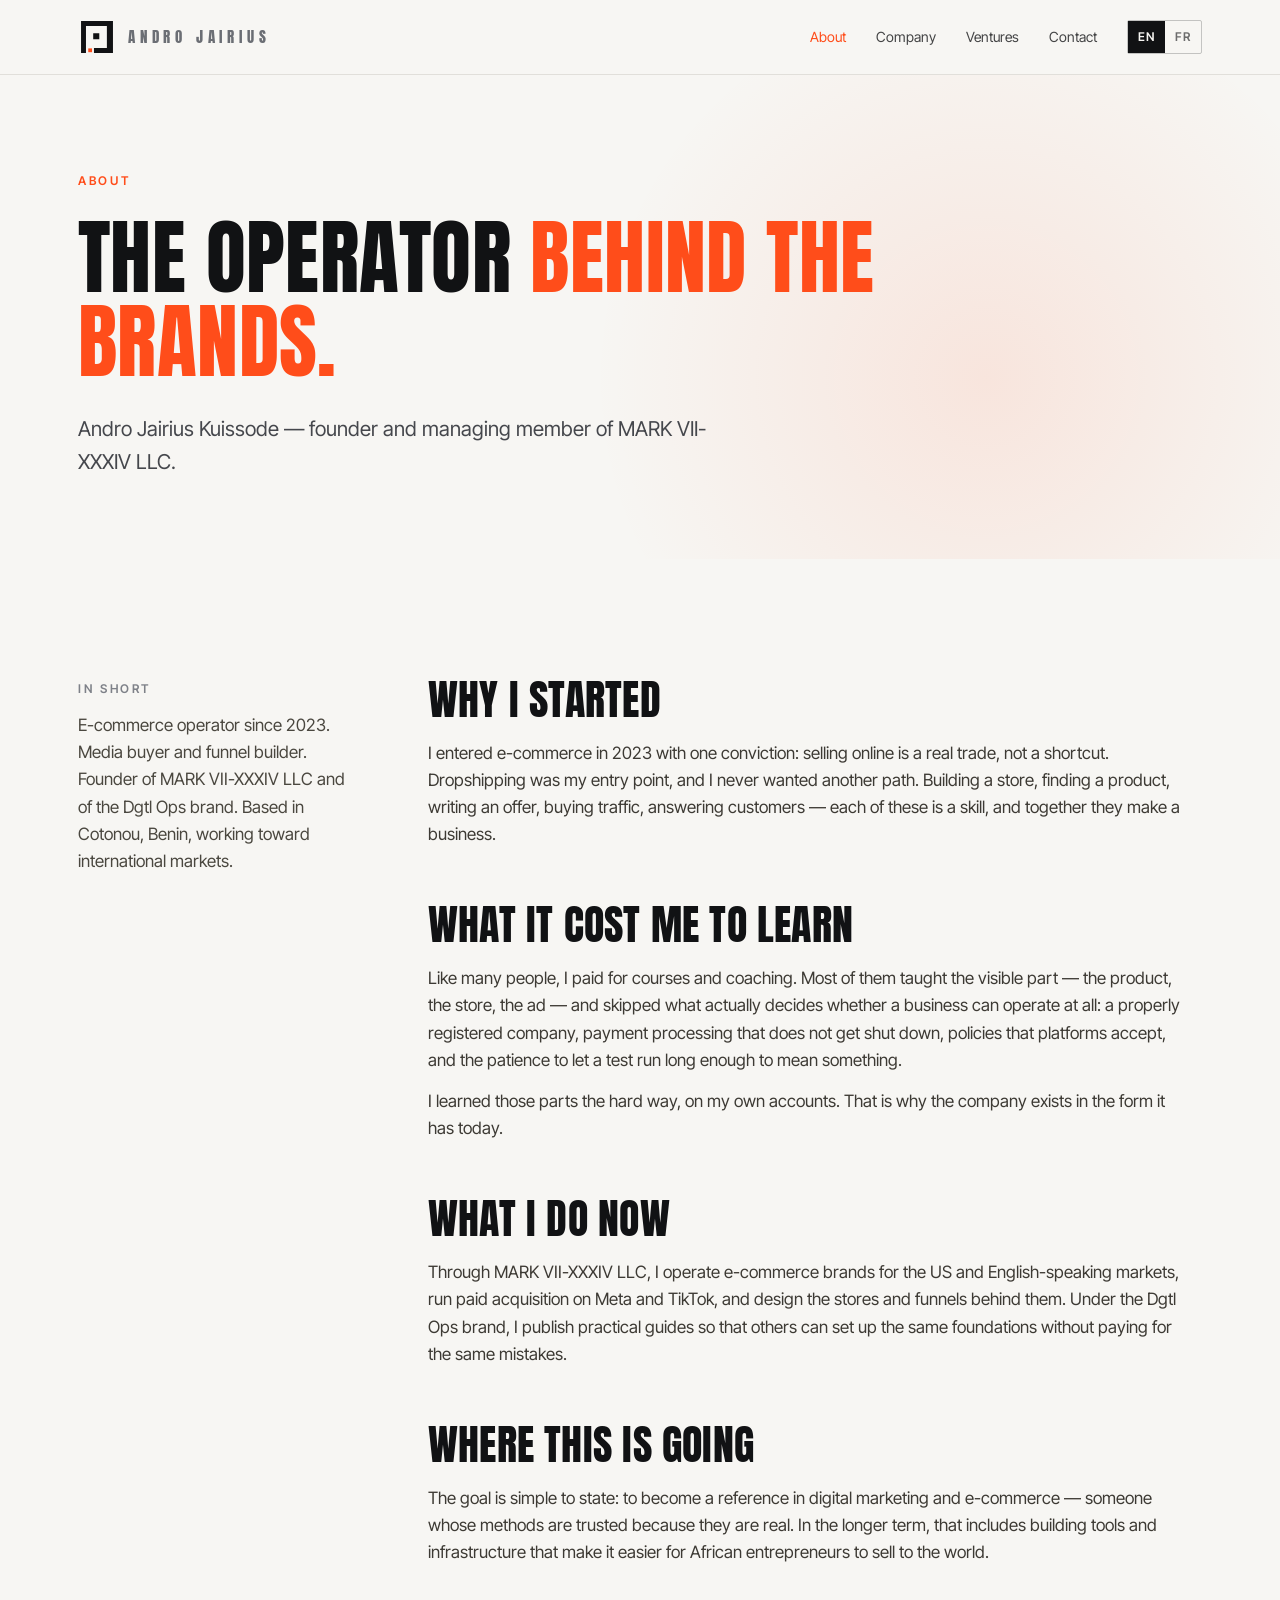
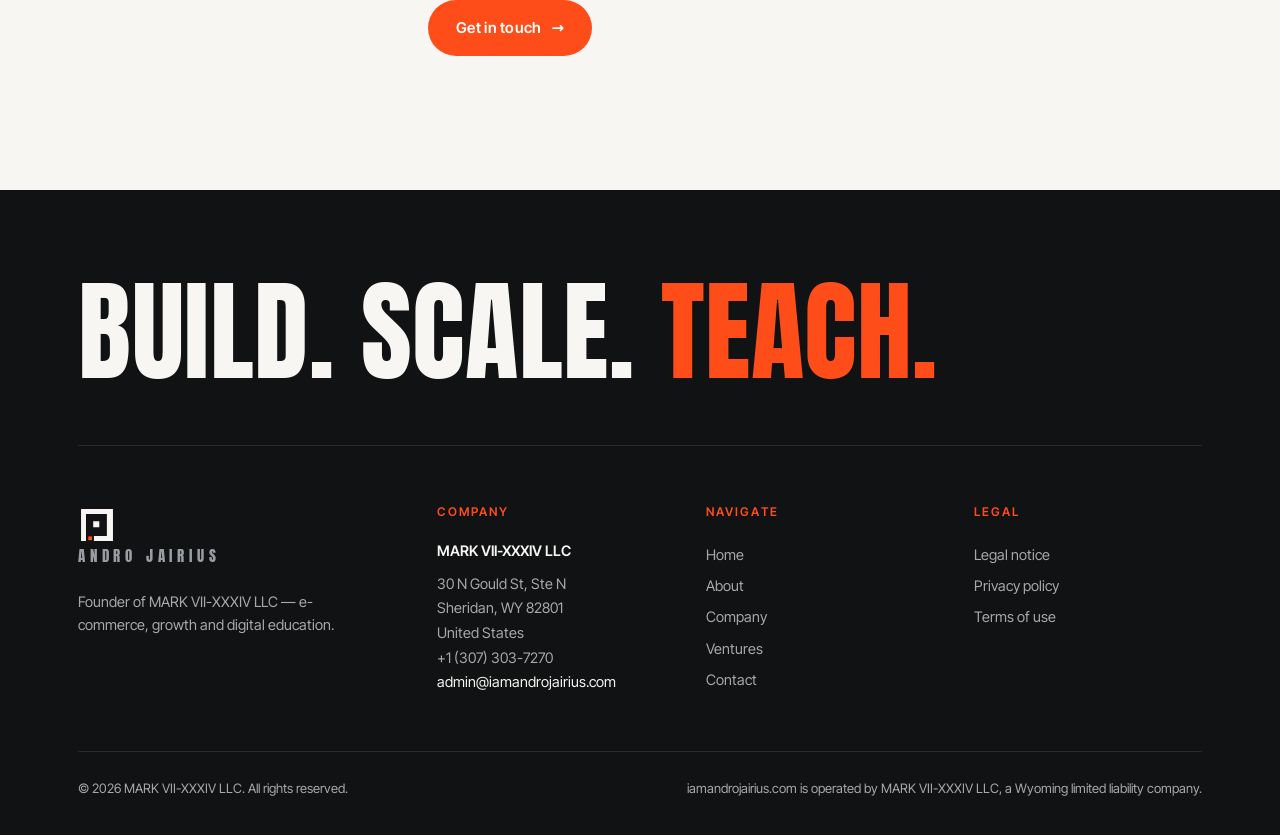
<file: about.html>
<!DOCTYPE html>
<html lang="en">
<head>
<meta charset="utf-8">
<meta name="viewport" content="width=device-width,initial-scale=1">
<title>About Andro Jairius — Founder of MARK VII-XXXIV LLC</title>
<meta name="description" content="The story behind Andro Jairius Kuissode: e-commerce since 2023, the lessons paid for in courses and coaching, and why the foundations come first.">
<link rel="canonical" href="https://iamandrojairius.com/about.html">
<link rel="alternate" hreflang="en" href="https://iamandrojairius.com/about.html">
<link rel="alternate" hreflang="fr" href="https://iamandrojairius.com/fr/about.html">
<link rel="alternate" hreflang="x-default" href="https://iamandrojairius.com/about.html">
<meta property="og:type" content="website">
<meta property="og:site_name" content="Andro Jairius — MARK VII-XXXIV LLC">
<meta property="og:title" content="About Andro Jairius — Founder of MARK VII-XXXIV LLC">
<meta property="og:description" content="The story behind Andro Jairius Kuissode: e-commerce since 2023, the lessons paid for in courses and coaching, and why the foundations come first.">
<meta property="og:url" content="https://iamandrojairius.com/about.html">
<meta property="og:image" content="https://iamandrojairius.com/assets/og.png">
<meta name="twitter:card" content="summary_large_image">
<meta name="theme-color" content="#0D0D0F">
<link rel="icon" href="assets/logo.svg" type="image/svg+xml">
<link rel="apple-touch-icon" href="assets/icon-180.png">
<link rel="preload" href="assets/fonts/instrument-serif-latin-400-normal.woff2" as="font" type="font/woff2" crossorigin>
<link rel="stylesheet" href="assets/site.css">
<script type="application/ld+json">{"@context": "https://schema.org", "@type": "Organization", "name": "MARK VII-XXXIV LLC", "legalName": "MARK VII-XXXIV LLC", "url": "https://iamandrojairius.com", "email": "admin@iamandrojairius.com", "telephone": "+13073037270", "logo": "https://iamandrojairius.com/assets/logo.svg", "address": {"@type": "PostalAddress", "streetAddress": "30 N Gould St, Ste N", "addressLocality": "Sheridan", "addressRegion": "WY", "postalCode": "82801", "addressCountry": "US"}, "founder": {"@type": "Person", "name": "Andro Jairius Kuissode"}}</script>
</head>
<body>
<header class="hdr">
 <div class="wrap">
  <a class="brand" href="./" aria-label="Andro Jairius — Home">
   <svg viewBox="0 0 100 100" aria-hidden="true"><path fill="currentColor" d="M8 8h84v13H8zM8 8h13v84H8zM76 8h16v84H76zM42 79h50v13H42zM40 40h16v16H40z"/><rect x="27" y="80" width="10" height="10" fill="#FF4D1A"/></svg><b>ANDRO JAIRIUS</b>
  </a>
  <nav class="nav" id="nav">
   <a href="about.html" class=on>About</a><a href="company.html">Company</a><a href="index.html#ventures">Ventures</a><a href="contact.html">Contact</a>
   <div class="lang" aria-label="Language"><a href="about.html" lang="en" class=on>EN</a><a href="fr/about.html" lang="fr">FR</a></div>
  </nav>
  <button class="burger" aria-label="Menu" aria-controls="nav" aria-expanded="false"><span></span><span></span><span></span></button>
 </div>
</header>
<main>
<section class="hero page-hero"><div class="wrap"><p class="eyebrow gold reveal">About</p><h1 class="reveal">The operator <em>behind the brands.</em></h1><p class="lead reveal">Andro Jairius Kuissode — founder and managing member of MARK VII-XXXIV LLC.</p></div></section>
<section><div class="wrap story">
 <aside class="reveal"><p class="eyebrow">In short</p><p style="margin-top:14px;color:#4a473f">E-commerce operator since 2023. Media buyer and funnel builder. Founder of MARK VII-XXXIV LLC and of the Dgtl Ops brand. Based in Cotonou, Benin, working toward international markets.</p></aside>
 <div class="prose reveal">
  <h2 style="margin-top:0">Why I started</h2>
  <p>I entered e-commerce in 2023 with one conviction: selling online is a real trade, not a shortcut. Dropshipping was my entry point, and I never wanted another path. Building a store, finding a product, writing an offer, buying traffic, answering customers — each of these is a skill, and together they make a business.</p>
  <h2>What it cost me to learn</h2>
  <p>Like many people, I paid for courses and coaching. Most of them taught the visible part — the product, the store, the ad — and skipped what actually decides whether a business can operate at all: a properly registered company, payment processing that does not get shut down, policies that platforms accept, and the patience to let a test run long enough to mean something.</p>
  <p>I learned those parts the hard way, on my own accounts. That is why the company exists in the form it has today.</p>
  <h2>What I do now</h2>
  <p>Through MARK VII-XXXIV LLC, I operate e-commerce brands for the US and English-speaking markets, run paid acquisition on Meta and TikTok, and design the stores and funnels behind them. Under the Dgtl Ops brand, I publish practical guides so that others can set up the same foundations without paying for the same mistakes.</p>
  <h2>Where this is going</h2>
  <p>The goal is simple to state: to become a reference in digital marketing and e-commerce — someone whose methods are trusted because they are real. In the longer term, that includes building tools and infrastructure that make it easier for African entrepreneurs to sell to the world.</p>
  <p style="margin-top:34px"><a class="btn btn-gold" href="contact.html" style="border:0">Get in touch <span class="arrow" aria-hidden="true">→</span></a></p>
 </div>
</div></section></main>
<footer class="ftr">
 <div class="wrap">
  <div class="big">Build. Scale. <em>Teach.</em></div>
  <div class="fcols">
   <div>
    <a class="brand" href="./" style="color:var(--ivory);margin-bottom:18px"><svg viewBox="0 0 100 100" aria-hidden="true"><path fill="currentColor" d="M8 8h84v13H8zM8 8h13v84H8zM76 8h16v84H76zM42 79h50v13H42zM40 40h16v16H40z"/><rect x="27" y="80" width="10" height="10" fill="#FF4D1A"/></svg><b>ANDRO JAIRIUS</b></a>
    <p style="max-width:300px;margin-top:16px">Founder of MARK VII-XXXIV LLC — e-commerce, growth and digital education.</p>
   </div>
   <div>
    <h4>Company</h4>
    <address><span class="legal-name">MARK VII-XXXIV LLC</span>30 N Gould St, Ste N<br>Sheridan, WY 82801<br>United States<br><a href="tel:+13073037270" style="display:inline">+1 (307) 303-7270</a><br><a href="mailto:admin@iamandrojairius.com" style="display:inline;color:var(--ivory)">admin@iamandrojairius.com</a></address>
   </div>
   <div><h4>Navigate</h4><a href="./">Home</a><a href="about.html">About</a><a href="company.html">Company</a><a href="index.html#ventures">Ventures</a><a href="contact.html">Contact</a></div>
   <div><h4>Legal</h4><a href="legal.html">Legal notice</a><a href="privacy.html">Privacy policy</a><a href="terms.html">Terms of use</a></div>
  </div>
  <div class="fbot"><span>© 2026 MARK VII-XXXIV LLC. All rights reserved.</span><span>iamandrojairius.com is operated by MARK VII-XXXIV LLC, a Wyoming limited liability company.</span></div>
 </div>
</footer>
<script src="assets/site.js" defer></script>
</body>
</html>
</file>
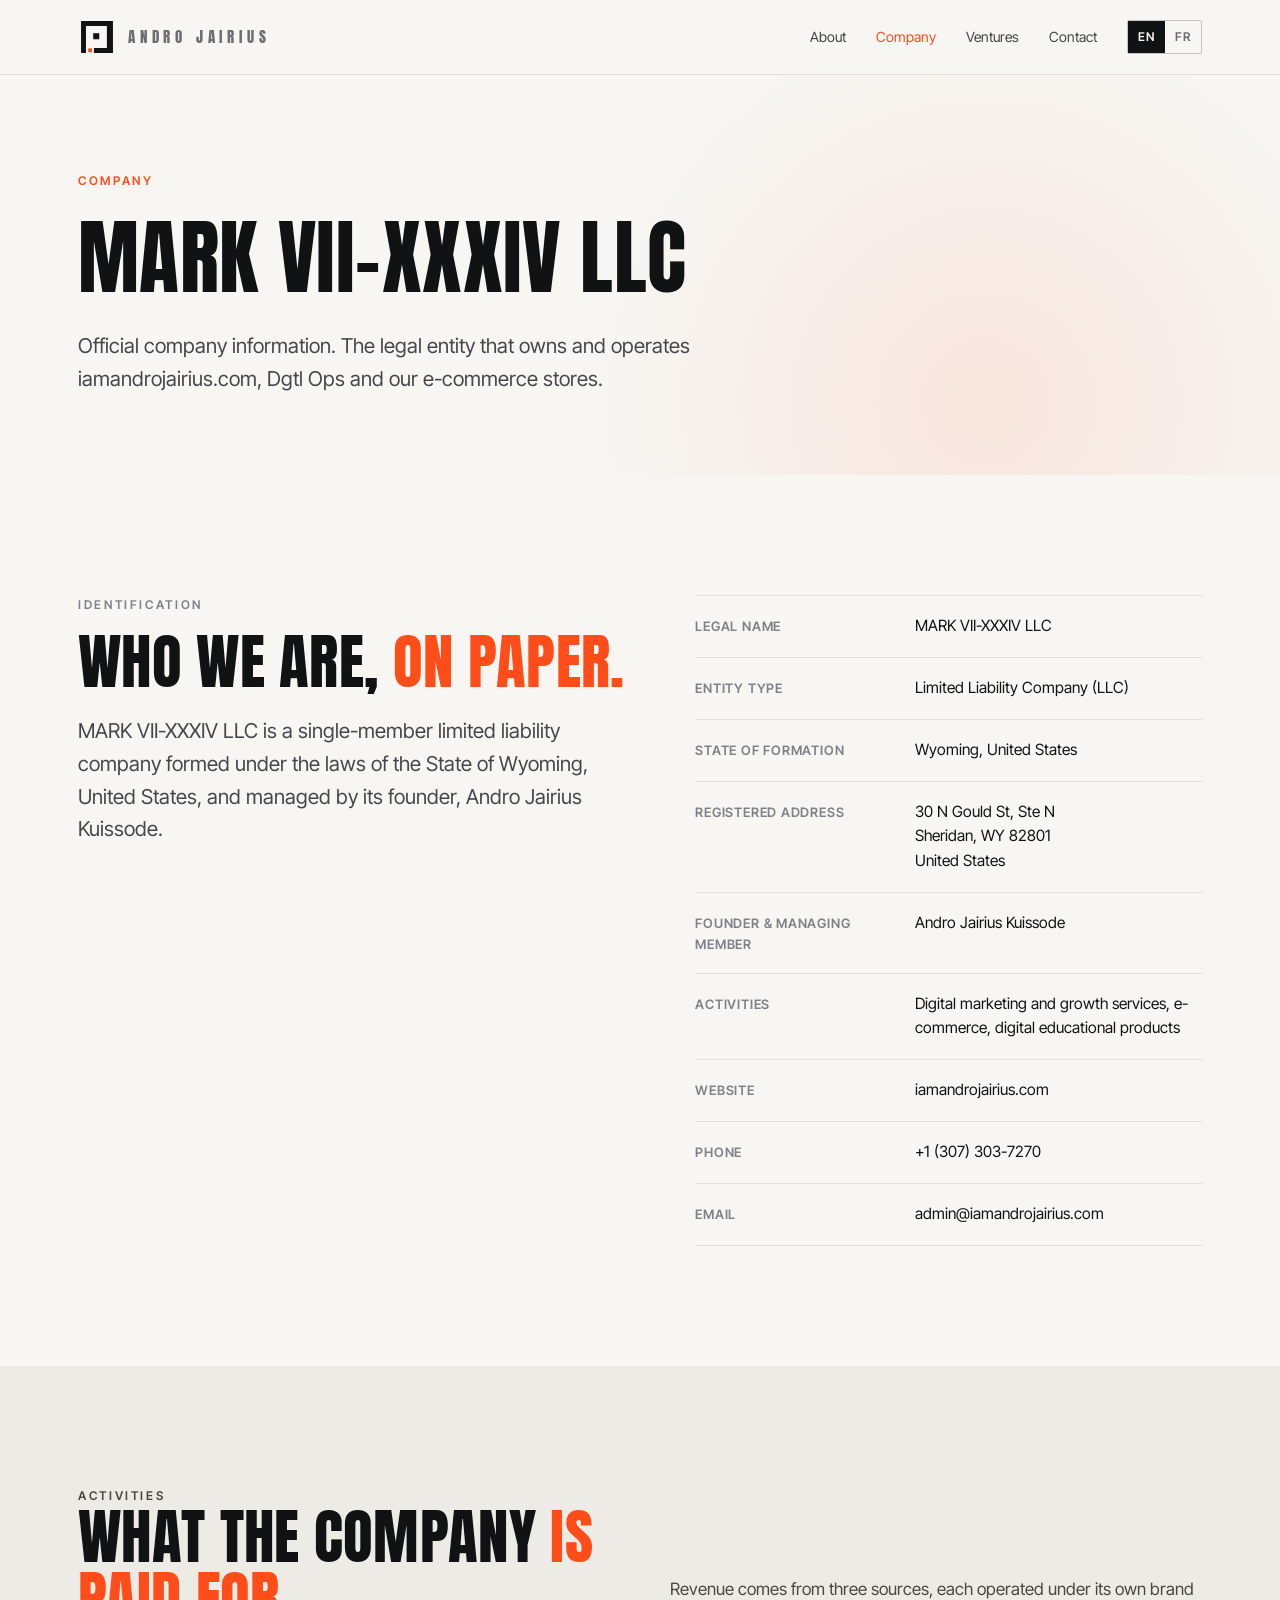
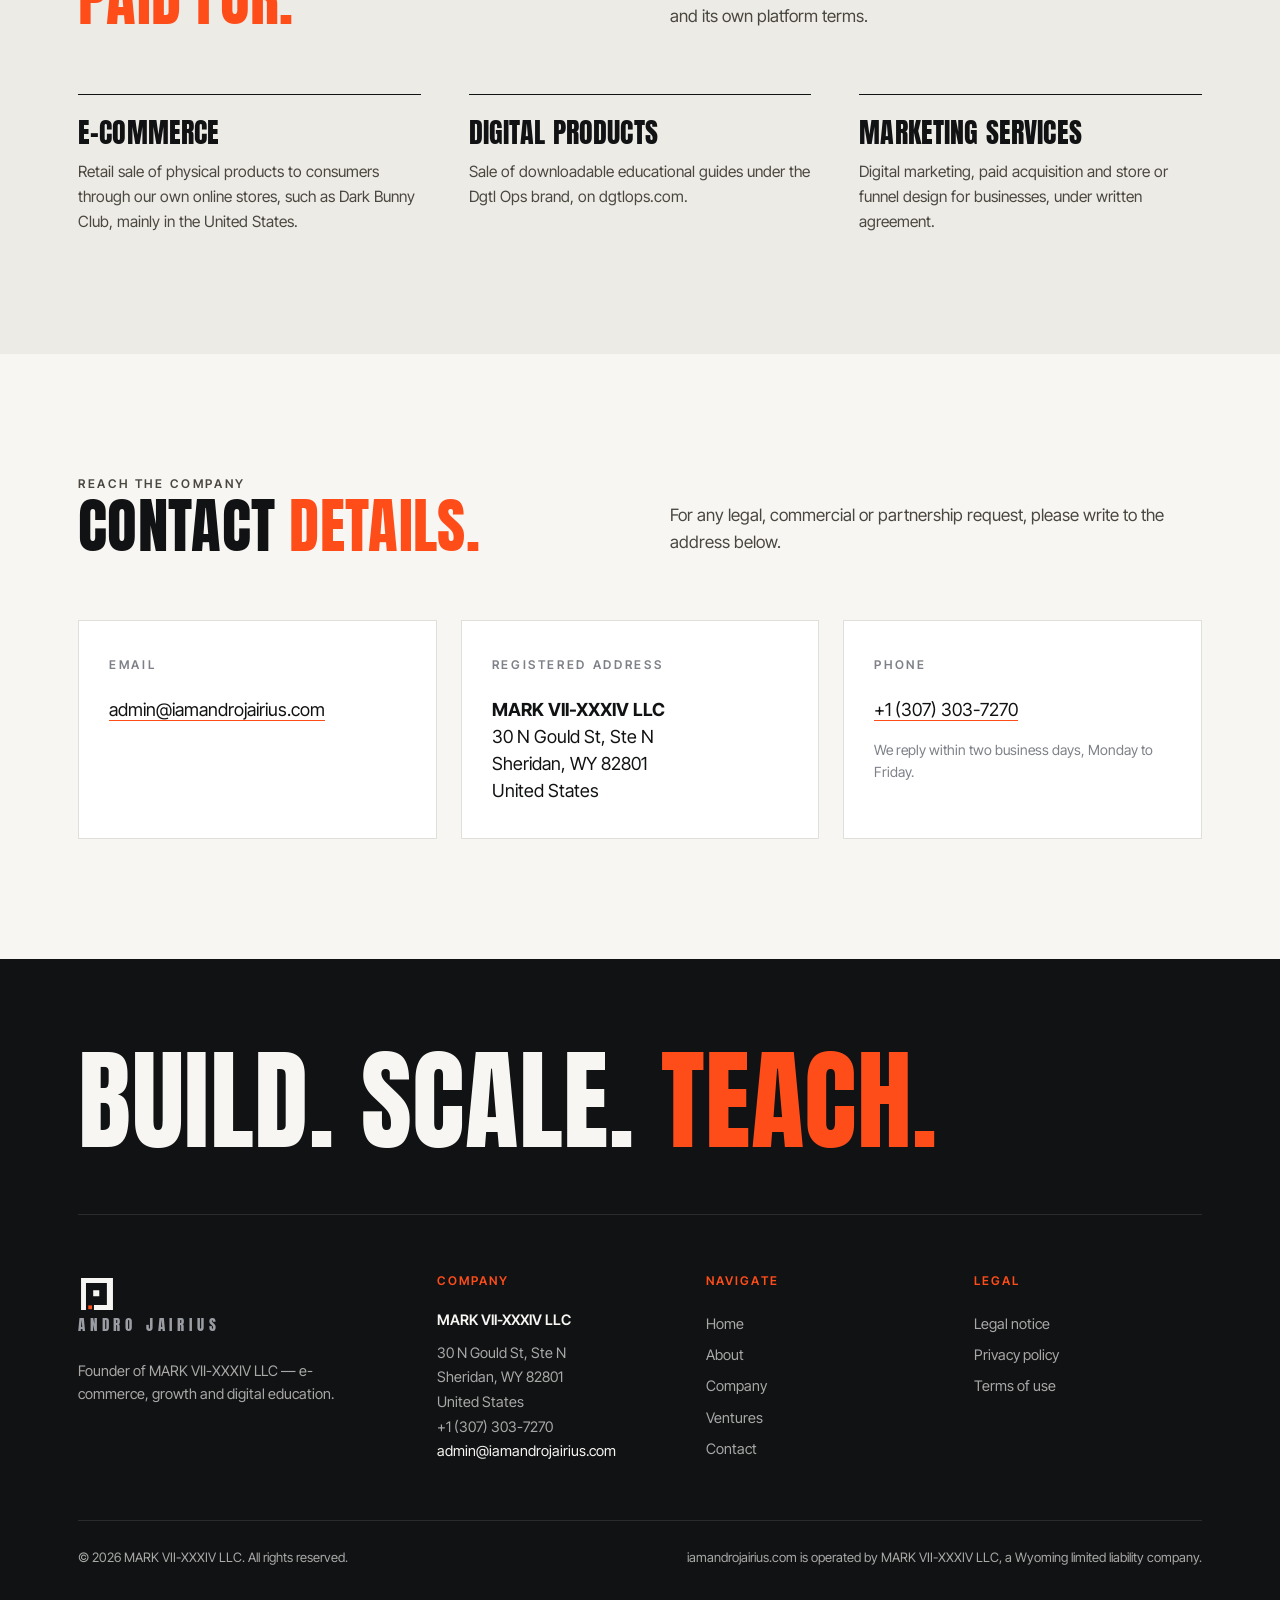
<file: company.html>
<!DOCTYPE html>
<html lang="en">
<head>
<meta charset="utf-8">
<meta name="viewport" content="width=device-width,initial-scale=1">
<title>MARK VII-XXXIV LLC — Company information</title>
<meta name="description" content="Official information about MARK VII-XXXIV LLC, a Wyoming limited liability company: legal name, registered address, activities and contact.">
<link rel="canonical" href="https://iamandrojairius.com/company.html">
<link rel="alternate" hreflang="en" href="https://iamandrojairius.com/company.html">
<link rel="alternate" hreflang="fr" href="https://iamandrojairius.com/fr/company.html">
<link rel="alternate" hreflang="x-default" href="https://iamandrojairius.com/company.html">
<meta property="og:type" content="website">
<meta property="og:site_name" content="Andro Jairius — MARK VII-XXXIV LLC">
<meta property="og:title" content="MARK VII-XXXIV LLC — Company information">
<meta property="og:description" content="Official information about MARK VII-XXXIV LLC, a Wyoming limited liability company: legal name, registered address, activities and contact.">
<meta property="og:url" content="https://iamandrojairius.com/company.html">
<meta property="og:image" content="https://iamandrojairius.com/assets/og.png">
<meta name="twitter:card" content="summary_large_image">
<meta name="theme-color" content="#0D0D0F">
<link rel="icon" href="assets/logo.svg" type="image/svg+xml">
<link rel="apple-touch-icon" href="assets/icon-180.png">
<link rel="preload" href="assets/fonts/instrument-serif-latin-400-normal.woff2" as="font" type="font/woff2" crossorigin>
<link rel="stylesheet" href="assets/site.css">
<script type="application/ld+json">{"@context": "https://schema.org", "@type": "Organization", "name": "MARK VII-XXXIV LLC", "legalName": "MARK VII-XXXIV LLC", "url": "https://iamandrojairius.com", "email": "admin@iamandrojairius.com", "telephone": "+13073037270", "logo": "https://iamandrojairius.com/assets/logo.svg", "address": {"@type": "PostalAddress", "streetAddress": "30 N Gould St, Ste N", "addressLocality": "Sheridan", "addressRegion": "WY", "postalCode": "82801", "addressCountry": "US"}, "founder": {"@type": "Person", "name": "Andro Jairius Kuissode"}}</script>
</head>
<body>
<header class="hdr">
 <div class="wrap">
  <a class="brand" href="./" aria-label="Andro Jairius — Home">
   <svg viewBox="0 0 100 100" aria-hidden="true"><path fill="currentColor" d="M8 8h84v13H8zM8 8h13v84H8zM76 8h16v84H76zM42 79h50v13H42zM40 40h16v16H40z"/><rect x="27" y="80" width="10" height="10" fill="#FF4D1A"/></svg><b>ANDRO JAIRIUS</b>
  </a>
  <nav class="nav" id="nav">
   <a href="about.html">About</a><a href="company.html" class=on>Company</a><a href="index.html#ventures">Ventures</a><a href="contact.html">Contact</a>
   <div class="lang" aria-label="Language"><a href="company.html" lang="en" class=on>EN</a><a href="fr/company.html" lang="fr">FR</a></div>
  </nav>
  <button class="burger" aria-label="Menu" aria-controls="nav" aria-expanded="false"><span></span><span></span><span></span></button>
 </div>
</header>
<main>
<section class="hero page-hero"><div class="wrap"><p class="eyebrow gold reveal">Company</p><h1 class="reveal">MARK VII-XXXIV LLC</h1><p class="lead reveal">Official company information. The legal entity that owns and operates iamandrojairius.com, Dgtl Ops and our e-commerce stores.</p></div></section>
<section><div class="wrap entity">
 <div class="reveal"><p class="eyebrow">Identification</p><h2 style="margin:16px 0 22px">Who we are, <em>on paper.</em></h2>
 <p class="lead">MARK VII-XXXIV LLC is a single-member limited liability company formed under the laws of the State of Wyoming, United States, and managed by its founder, Andro Jairius Kuissode.</p></div>
 <div class="reveal"><dl class="facts"><div><dt>Legal name</dt><dd>MARK VII-XXXIV LLC</dd></div><div><dt>Entity type</dt><dd>Limited Liability Company (LLC)</dd></div><div><dt>State of formation</dt><dd>Wyoming, United States</dd></div><div><dt>Registered address</dt><dd>30 N Gould St, Ste N<br>Sheridan, WY 82801<br>United States</dd></div><div><dt>Founder &amp; managing member</dt><dd>Andro Jairius Kuissode</dd></div><div><dt>Activities</dt><dd>Digital marketing and growth services, e-commerce, digital educational products</dd></div><div><dt>Website</dt><dd>iamandrojairius.com</dd></div><div><dt>Phone</dt><dd><a href="tel:+13073037270">+1 (307) 303-7270</a></dd></div><div><dt>Email</dt><dd><a href="mailto:admin@iamandrojairius.com">admin@iamandrojairius.com</a></dd></div></dl></div>
</div></section>
<section class="ivory"><div class="wrap">
 <div class="sec-head reveal"><div><p class="eyebrow">Activities</p><h2>What the company <em>is paid for.</em></h2></div>
 <p>Revenue comes from three sources, each operated under its own brand and its own platform terms.</p></div>
 <div class="principles">
  <div class="principle reveal"><h3>E-commerce</h3><p>Retail sale of physical products to consumers through our own online stores, such as Dark Bunny Club, mainly in the United States.</p></div>
  <div class="principle reveal"><h3>Digital products</h3><p>Sale of downloadable educational guides under the Dgtl Ops brand, on dgtlops.com.</p></div>
  <div class="principle reveal"><h3>Marketing services</h3><p>Digital marketing, paid acquisition and store or funnel design for businesses, under written agreement.</p></div>
 </div>
</div></section>
<section><div class="wrap">
 <div class="sec-head reveal"><div><p class="eyebrow">Reach the company</p><h2>Contact <em>details.</em></h2></div><p>For any legal, commercial or partnership request, please write to the address below.</p></div>
 <div class="reveal"><div class="contact-grid">
 <div class="c-card"><p class="eyebrow">Email</p><a href="mailto:admin@iamandrojairius.com">admin@iamandrojairius.com</a></div>
 <div class="c-card"><p class="eyebrow">Registered address</p><address><b>MARK VII-XXXIV LLC</b><br>30 N Gould St, Ste N<br>Sheridan, WY 82801<br>United States</address></div>
 <div class="c-card"><p class="eyebrow">Phone</p><a href="tel:+13073037270">+1 (307) 303-7270</a><p style="font-size:14px;color:var(--stone);margin-top:14px">We reply within two business days, Monday to Friday.</p></div>
</div></div>
</div></section></main>
<footer class="ftr">
 <div class="wrap">
  <div class="big">Build. Scale. <em>Teach.</em></div>
  <div class="fcols">
   <div>
    <a class="brand" href="./" style="color:var(--ivory);margin-bottom:18px"><svg viewBox="0 0 100 100" aria-hidden="true"><path fill="currentColor" d="M8 8h84v13H8zM8 8h13v84H8zM76 8h16v84H76zM42 79h50v13H42zM40 40h16v16H40z"/><rect x="27" y="80" width="10" height="10" fill="#FF4D1A"/></svg><b>ANDRO JAIRIUS</b></a>
    <p style="max-width:300px;margin-top:16px">Founder of MARK VII-XXXIV LLC — e-commerce, growth and digital education.</p>
   </div>
   <div>
    <h4>Company</h4>
    <address><span class="legal-name">MARK VII-XXXIV LLC</span>30 N Gould St, Ste N<br>Sheridan, WY 82801<br>United States<br><a href="tel:+13073037270" style="display:inline">+1 (307) 303-7270</a><br><a href="mailto:admin@iamandrojairius.com" style="display:inline;color:var(--ivory)">admin@iamandrojairius.com</a></address>
   </div>
   <div><h4>Navigate</h4><a href="./">Home</a><a href="about.html">About</a><a href="company.html">Company</a><a href="index.html#ventures">Ventures</a><a href="contact.html">Contact</a></div>
   <div><h4>Legal</h4><a href="legal.html">Legal notice</a><a href="privacy.html">Privacy policy</a><a href="terms.html">Terms of use</a></div>
  </div>
  <div class="fbot"><span>© 2026 MARK VII-XXXIV LLC. All rights reserved.</span><span>iamandrojairius.com is operated by MARK VII-XXXIV LLC, a Wyoming limited liability company.</span></div>
 </div>
</footer>
<script src="assets/site.js" defer></script>
</body>
</html>
</file>
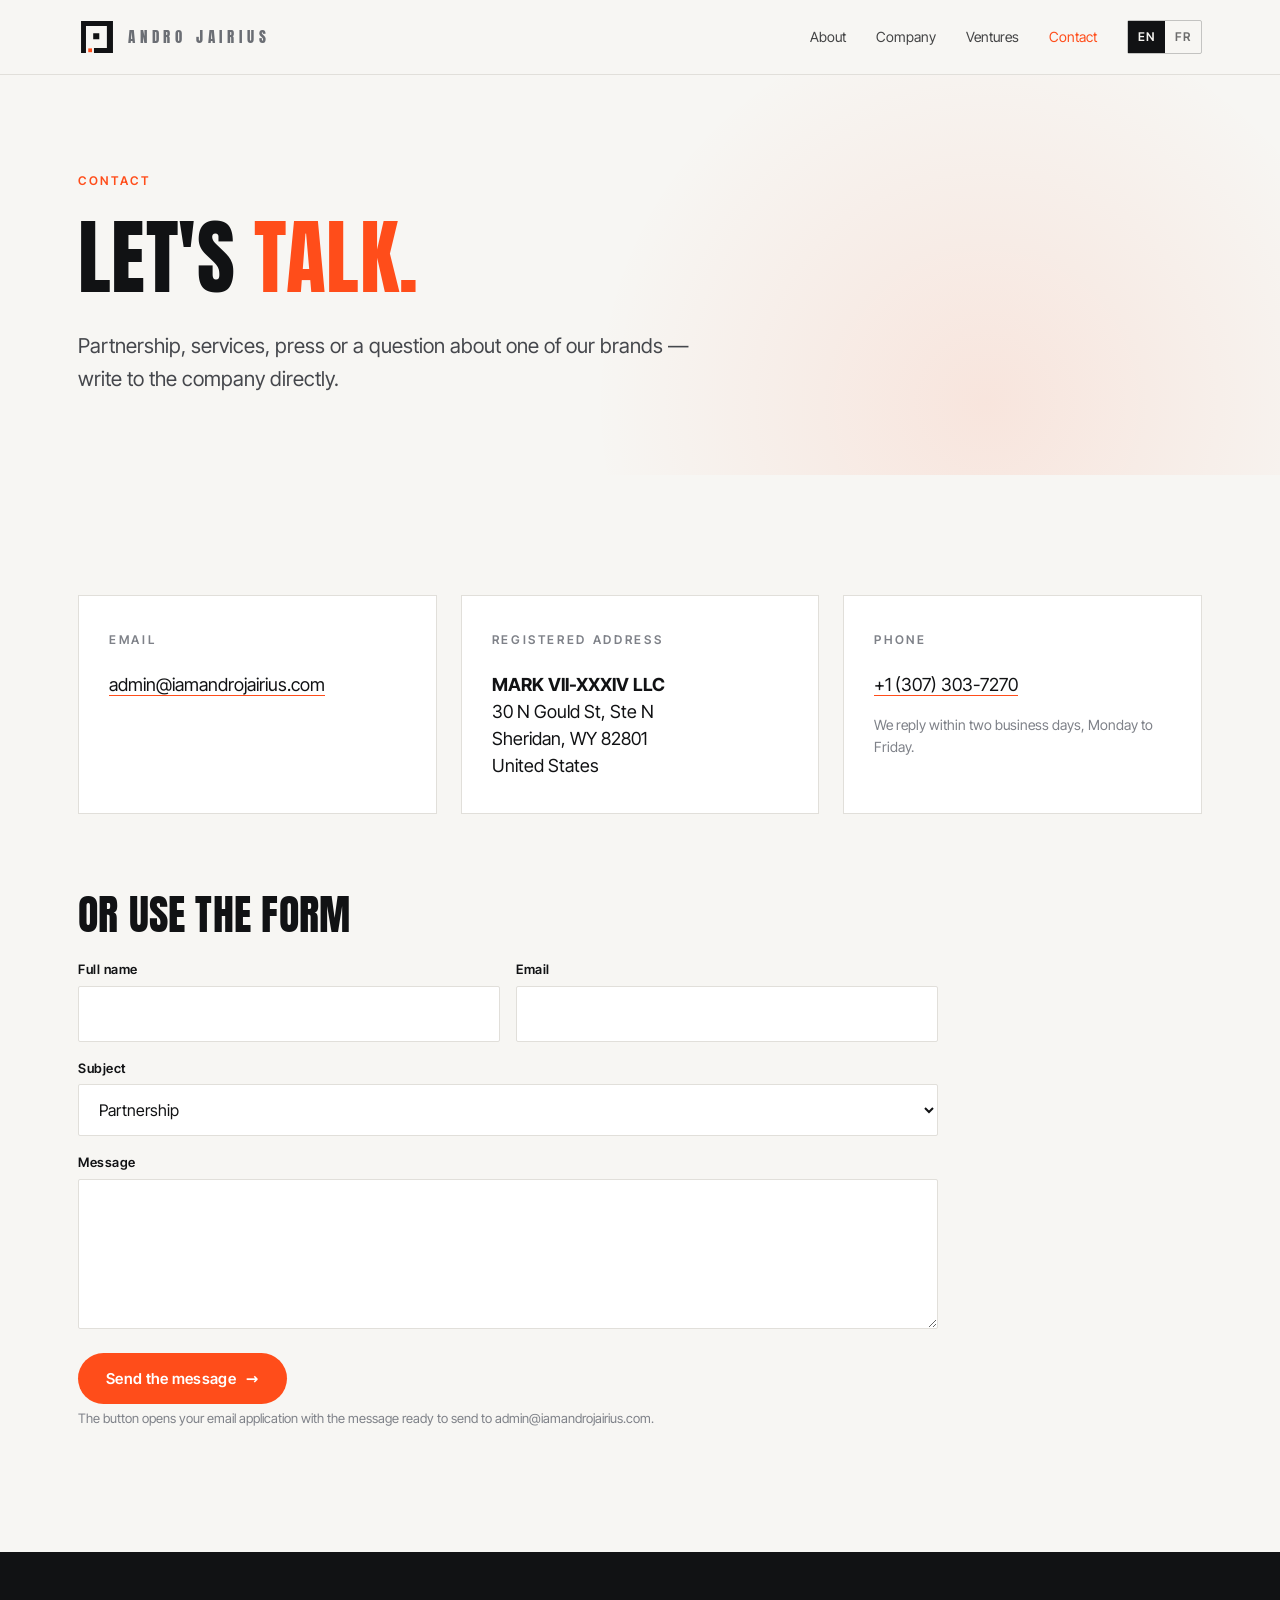
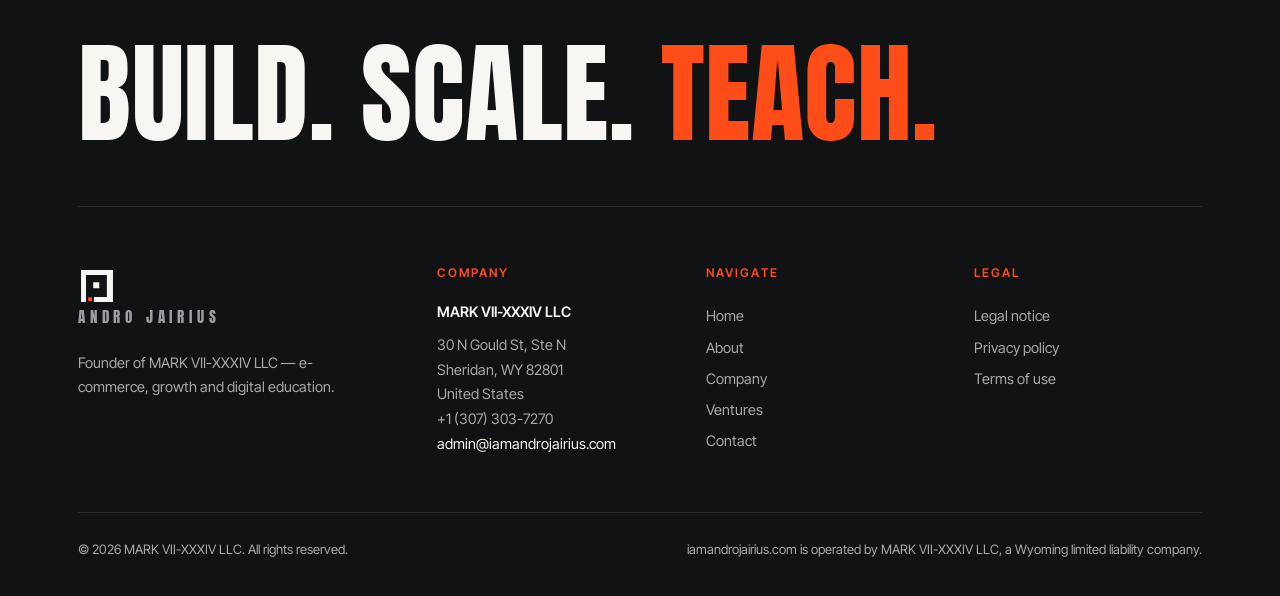
<file: contact.html>
<!DOCTYPE html>
<html lang="en">
<head>
<meta charset="utf-8">
<meta name="viewport" content="width=device-width,initial-scale=1">
<title>Contact — Andro Jairius | MARK VII-XXXIV LLC</title>
<meta name="description" content="Contact MARK VII-XXXIV LLC: email admin@iamandrojairius.com, registered address in Sheridan, Wyoming.">
<link rel="canonical" href="https://iamandrojairius.com/contact.html">
<link rel="alternate" hreflang="en" href="https://iamandrojairius.com/contact.html">
<link rel="alternate" hreflang="fr" href="https://iamandrojairius.com/fr/contact.html">
<link rel="alternate" hreflang="x-default" href="https://iamandrojairius.com/contact.html">
<meta property="og:type" content="website">
<meta property="og:site_name" content="Andro Jairius — MARK VII-XXXIV LLC">
<meta property="og:title" content="Contact — Andro Jairius | MARK VII-XXXIV LLC">
<meta property="og:description" content="Contact MARK VII-XXXIV LLC: email admin@iamandrojairius.com, registered address in Sheridan, Wyoming.">
<meta property="og:url" content="https://iamandrojairius.com/contact.html">
<meta property="og:image" content="https://iamandrojairius.com/assets/og.png">
<meta name="twitter:card" content="summary_large_image">
<meta name="theme-color" content="#0D0D0F">
<link rel="icon" href="assets/logo.svg" type="image/svg+xml">
<link rel="apple-touch-icon" href="assets/icon-180.png">
<link rel="preload" href="assets/fonts/instrument-serif-latin-400-normal.woff2" as="font" type="font/woff2" crossorigin>
<link rel="stylesheet" href="assets/site.css">
<script type="application/ld+json">{"@context": "https://schema.org", "@type": "Organization", "name": "MARK VII-XXXIV LLC", "legalName": "MARK VII-XXXIV LLC", "url": "https://iamandrojairius.com", "email": "admin@iamandrojairius.com", "telephone": "+13073037270", "logo": "https://iamandrojairius.com/assets/logo.svg", "address": {"@type": "PostalAddress", "streetAddress": "30 N Gould St, Ste N", "addressLocality": "Sheridan", "addressRegion": "WY", "postalCode": "82801", "addressCountry": "US"}, "founder": {"@type": "Person", "name": "Andro Jairius Kuissode"}}</script>
</head>
<body>
<header class="hdr">
 <div class="wrap">
  <a class="brand" href="./" aria-label="Andro Jairius — Home">
   <svg viewBox="0 0 100 100" aria-hidden="true"><path fill="currentColor" d="M8 8h84v13H8zM8 8h13v84H8zM76 8h16v84H76zM42 79h50v13H42zM40 40h16v16H40z"/><rect x="27" y="80" width="10" height="10" fill="#FF4D1A"/></svg><b>ANDRO JAIRIUS</b>
  </a>
  <nav class="nav" id="nav">
   <a href="about.html">About</a><a href="company.html">Company</a><a href="index.html#ventures">Ventures</a><a href="contact.html" class=on>Contact</a>
   <div class="lang" aria-label="Language"><a href="contact.html" lang="en" class=on>EN</a><a href="fr/contact.html" lang="fr">FR</a></div>
  </nav>
  <button class="burger" aria-label="Menu" aria-controls="nav" aria-expanded="false"><span></span><span></span><span></span></button>
 </div>
</header>
<main>
<section class="hero page-hero"><div class="wrap"><p class="eyebrow gold reveal">Contact</p><h1 class="reveal">Let's <em>talk.</em></h1><p class="lead reveal">Partnership, services, press or a question about one of our brands — write to the company directly.</p></div></section>
<section><div class="wrap">
 <div class="reveal"><div class="contact-grid">
 <div class="c-card"><p class="eyebrow">Email</p><a href="mailto:admin@iamandrojairius.com">admin@iamandrojairius.com</a></div>
 <div class="c-card"><p class="eyebrow">Registered address</p><address><b>MARK VII-XXXIV LLC</b><br>30 N Gould St, Ste N<br>Sheridan, WY 82801<br>United States</address></div>
 <div class="c-card"><p class="eyebrow">Phone</p><a href="tel:+13073037270">+1 (307) 303-7270</a><p style="font-size:14px;color:var(--stone);margin-top:14px">We reply within two business days, Monday to Friday.</p></div>
</div></div>
 <div class="prose reveal" style="max-width:860px;margin-top:80px">
  <h2 style="margin-top:0">Or use the form</h2>
  <form class="cf" id="cf" data-to="admin@iamandrojairius.com">
   <div><label for="cf-n">Full name</label><input id="cf-n" name="name" required autocomplete="name"></div>
   <div><label for="cf-e">Email</label><input id="cf-e" name="email" type="email" required autocomplete="email"></div>
   <div class="full"><label for="cf-s">Subject</label><select id="cf-s" name="subject"><option>Partnership</option><option>Marketing services</option><option>Dgtl Ops — question about a guide</option><option>Press</option><option>Other</option></select></div>
   <div class="full"><label for="cf-m">Message</label><textarea id="cf-m" name="message" required></textarea></div>
   <div class="full"><button class="btn btn-gold" type="submit" style="border:0;cursor:pointer">Send the message <span class="arrow" aria-hidden="true">→</span></button><br><small>The button opens your email application with the message ready to send to admin@iamandrojairius.com.</small></div>
  </form>
 </div>
</div></section></main>
<footer class="ftr">
 <div class="wrap">
  <div class="big">Build. Scale. <em>Teach.</em></div>
  <div class="fcols">
   <div>
    <a class="brand" href="./" style="color:var(--ivory);margin-bottom:18px"><svg viewBox="0 0 100 100" aria-hidden="true"><path fill="currentColor" d="M8 8h84v13H8zM8 8h13v84H8zM76 8h16v84H76zM42 79h50v13H42zM40 40h16v16H40z"/><rect x="27" y="80" width="10" height="10" fill="#FF4D1A"/></svg><b>ANDRO JAIRIUS</b></a>
    <p style="max-width:300px;margin-top:16px">Founder of MARK VII-XXXIV LLC — e-commerce, growth and digital education.</p>
   </div>
   <div>
    <h4>Company</h4>
    <address><span class="legal-name">MARK VII-XXXIV LLC</span>30 N Gould St, Ste N<br>Sheridan, WY 82801<br>United States<br><a href="tel:+13073037270" style="display:inline">+1 (307) 303-7270</a><br><a href="mailto:admin@iamandrojairius.com" style="display:inline;color:var(--ivory)">admin@iamandrojairius.com</a></address>
   </div>
   <div><h4>Navigate</h4><a href="./">Home</a><a href="about.html">About</a><a href="company.html">Company</a><a href="index.html#ventures">Ventures</a><a href="contact.html">Contact</a></div>
   <div><h4>Legal</h4><a href="legal.html">Legal notice</a><a href="privacy.html">Privacy policy</a><a href="terms.html">Terms of use</a></div>
  </div>
  <div class="fbot"><span>© 2026 MARK VII-XXXIV LLC. All rights reserved.</span><span>iamandrojairius.com is operated by MARK VII-XXXIV LLC, a Wyoming limited liability company.</span></div>
 </div>
</footer>
<script src="assets/site.js" defer></script>
</body>
</html>
</file>
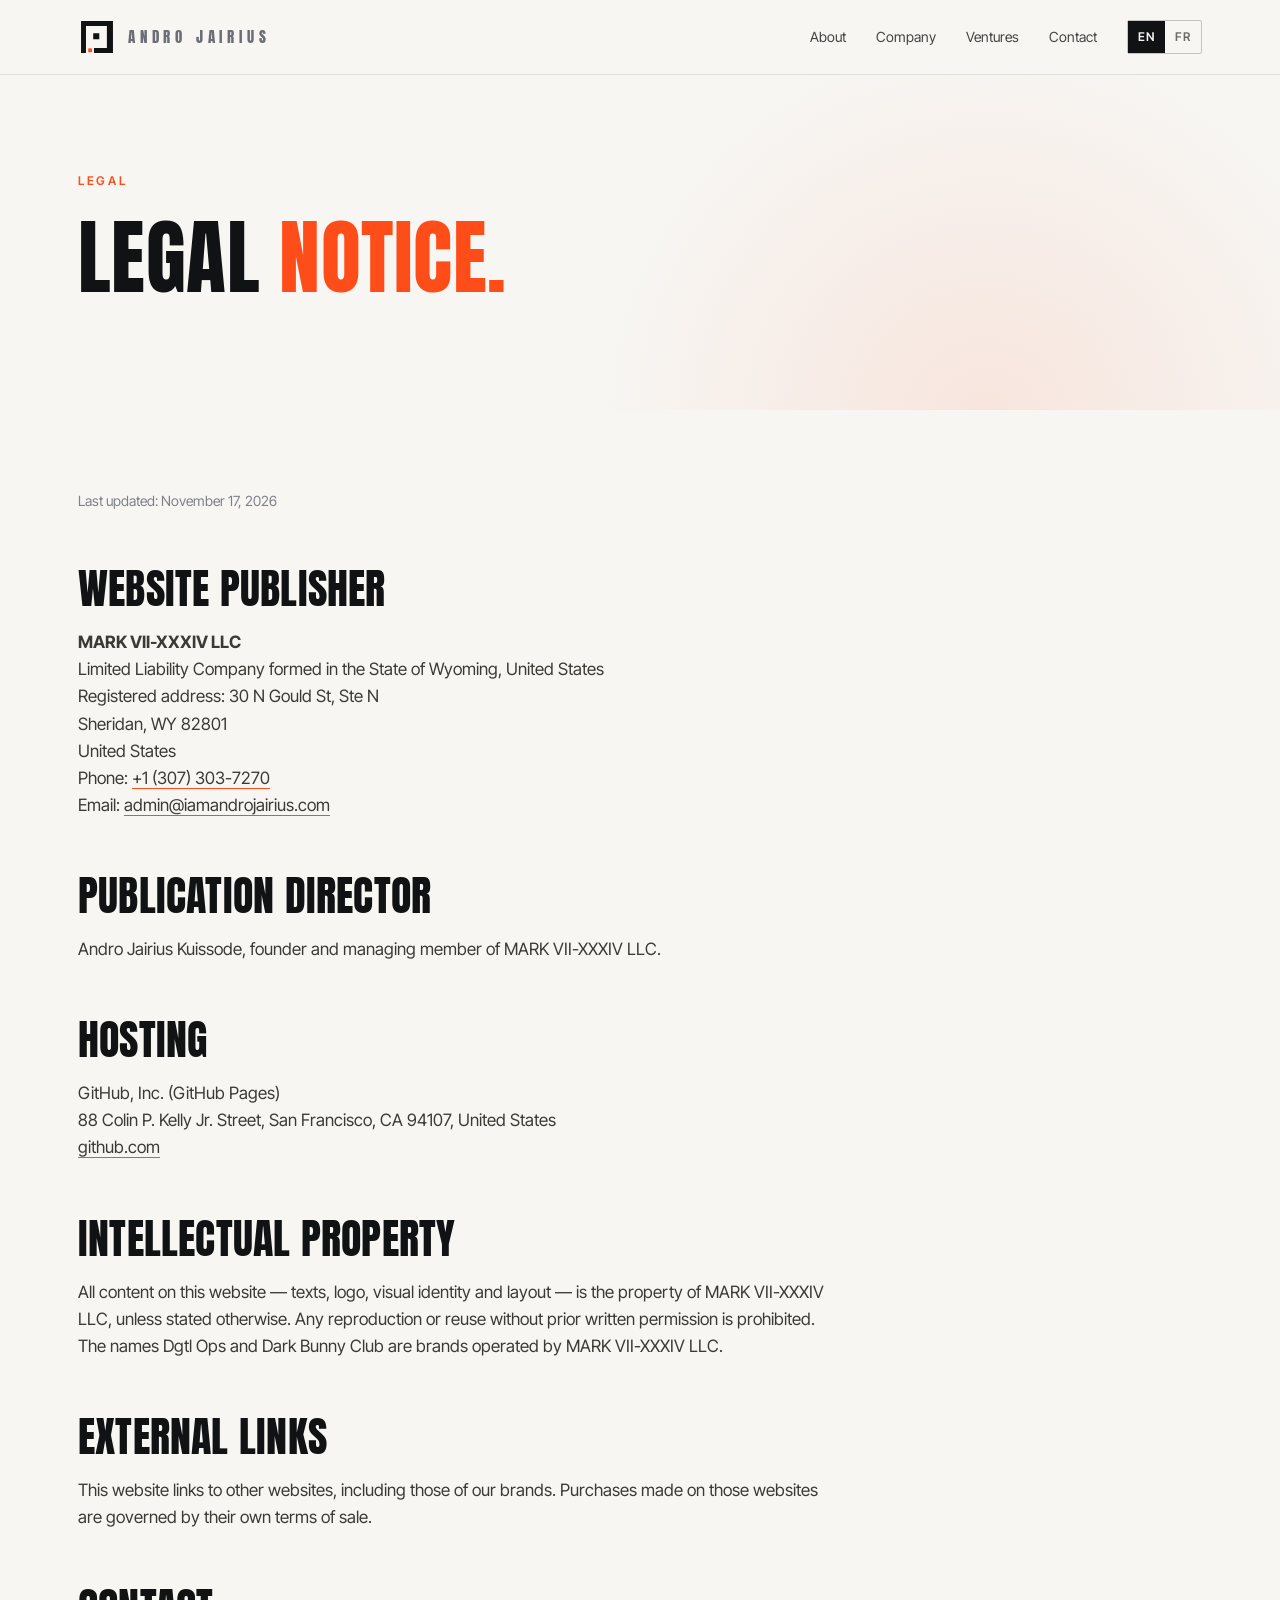
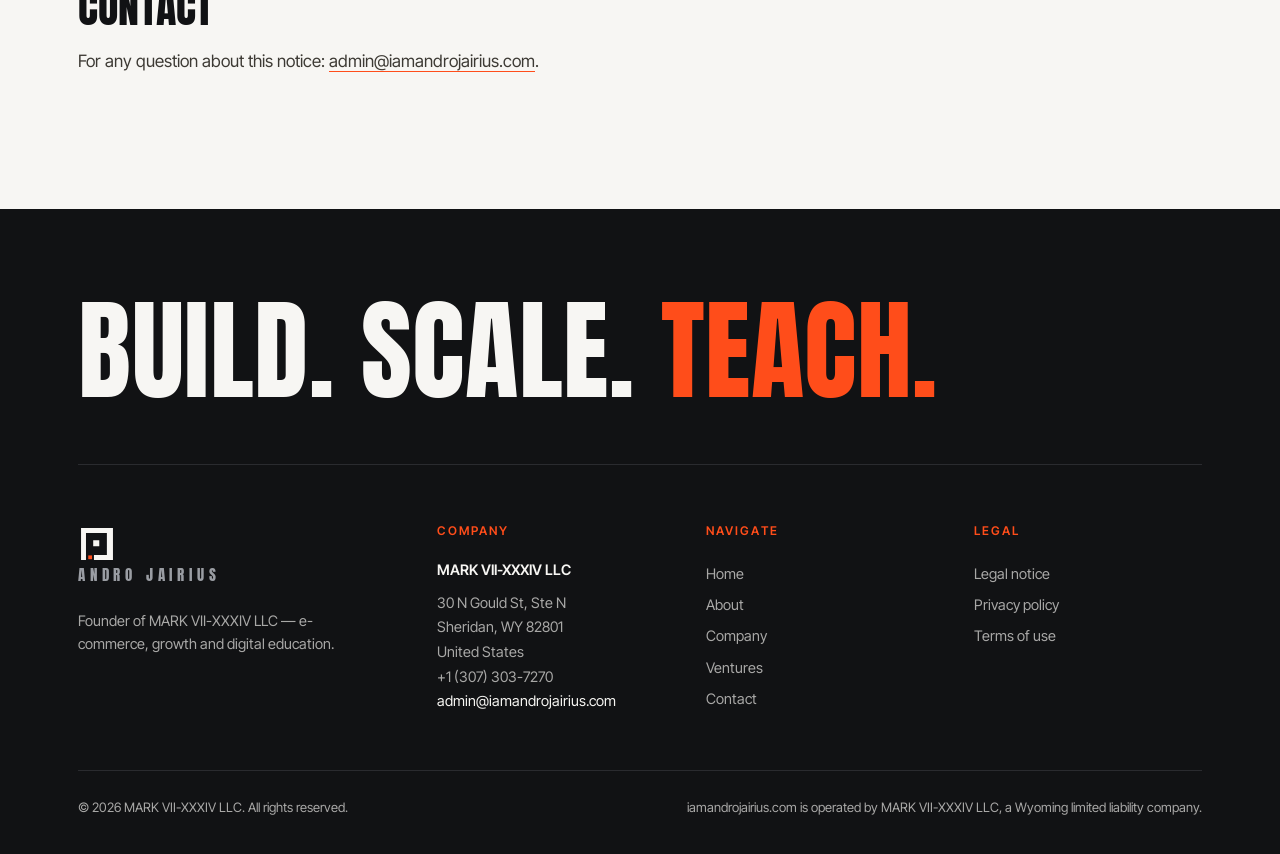
<file: legal.html>
<!DOCTYPE html>
<html lang="en">
<head>
<meta charset="utf-8">
<meta name="viewport" content="width=device-width,initial-scale=1">
<title>Legal notice — MARK VII-XXXIV LLC</title>
<meta name="description" content="Legal notice of iamandrojairius.com, published by MARK VII-XXXIV LLC.">
<link rel="canonical" href="https://iamandrojairius.com/legal.html">
<link rel="alternate" hreflang="en" href="https://iamandrojairius.com/legal.html">
<link rel="alternate" hreflang="fr" href="https://iamandrojairius.com/fr/legal.html">
<link rel="alternate" hreflang="x-default" href="https://iamandrojairius.com/legal.html">
<meta property="og:type" content="website">
<meta property="og:site_name" content="Andro Jairius — MARK VII-XXXIV LLC">
<meta property="og:title" content="Legal notice — MARK VII-XXXIV LLC">
<meta property="og:description" content="Legal notice of iamandrojairius.com, published by MARK VII-XXXIV LLC.">
<meta property="og:url" content="https://iamandrojairius.com/legal.html">
<meta property="og:image" content="https://iamandrojairius.com/assets/og.png">
<meta name="twitter:card" content="summary_large_image">
<meta name="theme-color" content="#0D0D0F">
<link rel="icon" href="assets/logo.svg" type="image/svg+xml">
<link rel="apple-touch-icon" href="assets/icon-180.png">
<link rel="preload" href="assets/fonts/instrument-serif-latin-400-normal.woff2" as="font" type="font/woff2" crossorigin>
<link rel="stylesheet" href="assets/site.css">
<script type="application/ld+json">{"@context": "https://schema.org", "@type": "Organization", "name": "MARK VII-XXXIV LLC", "legalName": "MARK VII-XXXIV LLC", "url": "https://iamandrojairius.com", "email": "admin@iamandrojairius.com", "telephone": "+13073037270", "logo": "https://iamandrojairius.com/assets/logo.svg", "address": {"@type": "PostalAddress", "streetAddress": "30 N Gould St, Ste N", "addressLocality": "Sheridan", "addressRegion": "WY", "postalCode": "82801", "addressCountry": "US"}, "founder": {"@type": "Person", "name": "Andro Jairius Kuissode"}}</script>
</head>
<body>
<header class="hdr">
 <div class="wrap">
  <a class="brand" href="./" aria-label="Andro Jairius — Home">
   <svg viewBox="0 0 100 100" aria-hidden="true"><path fill="currentColor" d="M8 8h84v13H8zM8 8h13v84H8zM76 8h16v84H76zM42 79h50v13H42zM40 40h16v16H40z"/><rect x="27" y="80" width="10" height="10" fill="#FF4D1A"/></svg><b>ANDRO JAIRIUS</b>
  </a>
  <nav class="nav" id="nav">
   <a href="about.html">About</a><a href="company.html">Company</a><a href="index.html#ventures">Ventures</a><a href="contact.html">Contact</a>
   <div class="lang" aria-label="Language"><a href="legal.html" lang="en" class=on>EN</a><a href="fr/legal.html" lang="fr">FR</a></div>
  </nav>
  <button class="burger" aria-label="Menu" aria-controls="nav" aria-expanded="false"><span></span><span></span><span></span></button>
 </div>
</header>
<main>
<section class="hero page-hero"><div class="wrap"><p class="eyebrow gold reveal">Legal</p><h1 class="reveal">Legal <em>notice.</em></h1></div></section><section style="padding-top:80px"><div class="wrap"><div class="prose reveal"><p class="updated">Last updated: November 17, 2026</p>
<h2>Website publisher</h2><p><b>MARK VII-XXXIV LLC</b><br>Limited Liability Company formed in the State of Wyoming, United States<br>Registered address: 30 N Gould St, Ste N<br>Sheridan, WY 82801<br>United States<br>Phone: <a href="tel:+13073037270">+1 (307) 303-7270</a><br>Email: <a href="mailto:admin@iamandrojairius.com">admin@iamandrojairius.com</a></p>
<h2>Publication director</h2><p>Andro Jairius Kuissode, founder and managing member of MARK VII-XXXIV LLC.</p>
<h2>Hosting</h2><p>GitHub, Inc. (GitHub Pages)<br>88 Colin P. Kelly Jr. Street, San Francisco, CA 94107, United States<br><a href="https://github.com" target="_blank" rel="noopener">github.com</a></p>
<h2>Intellectual property</h2><p>All content on this website — texts, logo, visual identity and layout — is the property of MARK VII-XXXIV LLC, unless stated otherwise. Any reproduction or reuse without prior written permission is prohibited. The names Dgtl Ops and Dark Bunny Club are brands operated by MARK VII-XXXIV LLC.</p>
<h2>External links</h2><p>This website links to other websites, including those of our brands. Purchases made on those websites are governed by their own terms of sale.</p>
<h2>Contact</h2><p>For any question about this notice: <a href="mailto:admin@iamandrojairius.com">admin@iamandrojairius.com</a>.</p></div></div></section></main>
<footer class="ftr">
 <div class="wrap">
  <div class="big">Build. Scale. <em>Teach.</em></div>
  <div class="fcols">
   <div>
    <a class="brand" href="./" style="color:var(--ivory);margin-bottom:18px"><svg viewBox="0 0 100 100" aria-hidden="true"><path fill="currentColor" d="M8 8h84v13H8zM8 8h13v84H8zM76 8h16v84H76zM42 79h50v13H42zM40 40h16v16H40z"/><rect x="27" y="80" width="10" height="10" fill="#FF4D1A"/></svg><b>ANDRO JAIRIUS</b></a>
    <p style="max-width:300px;margin-top:16px">Founder of MARK VII-XXXIV LLC — e-commerce, growth and digital education.</p>
   </div>
   <div>
    <h4>Company</h4>
    <address><span class="legal-name">MARK VII-XXXIV LLC</span>30 N Gould St, Ste N<br>Sheridan, WY 82801<br>United States<br><a href="tel:+13073037270" style="display:inline">+1 (307) 303-7270</a><br><a href="mailto:admin@iamandrojairius.com" style="display:inline;color:var(--ivory)">admin@iamandrojairius.com</a></address>
   </div>
   <div><h4>Navigate</h4><a href="./">Home</a><a href="about.html">About</a><a href="company.html">Company</a><a href="index.html#ventures">Ventures</a><a href="contact.html">Contact</a></div>
   <div><h4>Legal</h4><a href="legal.html">Legal notice</a><a href="privacy.html">Privacy policy</a><a href="terms.html">Terms of use</a></div>
  </div>
  <div class="fbot"><span>© 2026 MARK VII-XXXIV LLC. All rights reserved.</span><span>iamandrojairius.com is operated by MARK VII-XXXIV LLC, a Wyoming limited liability company.</span></div>
 </div>
</footer>
<script src="assets/site.js" defer></script>
</body>
</html>
</file>
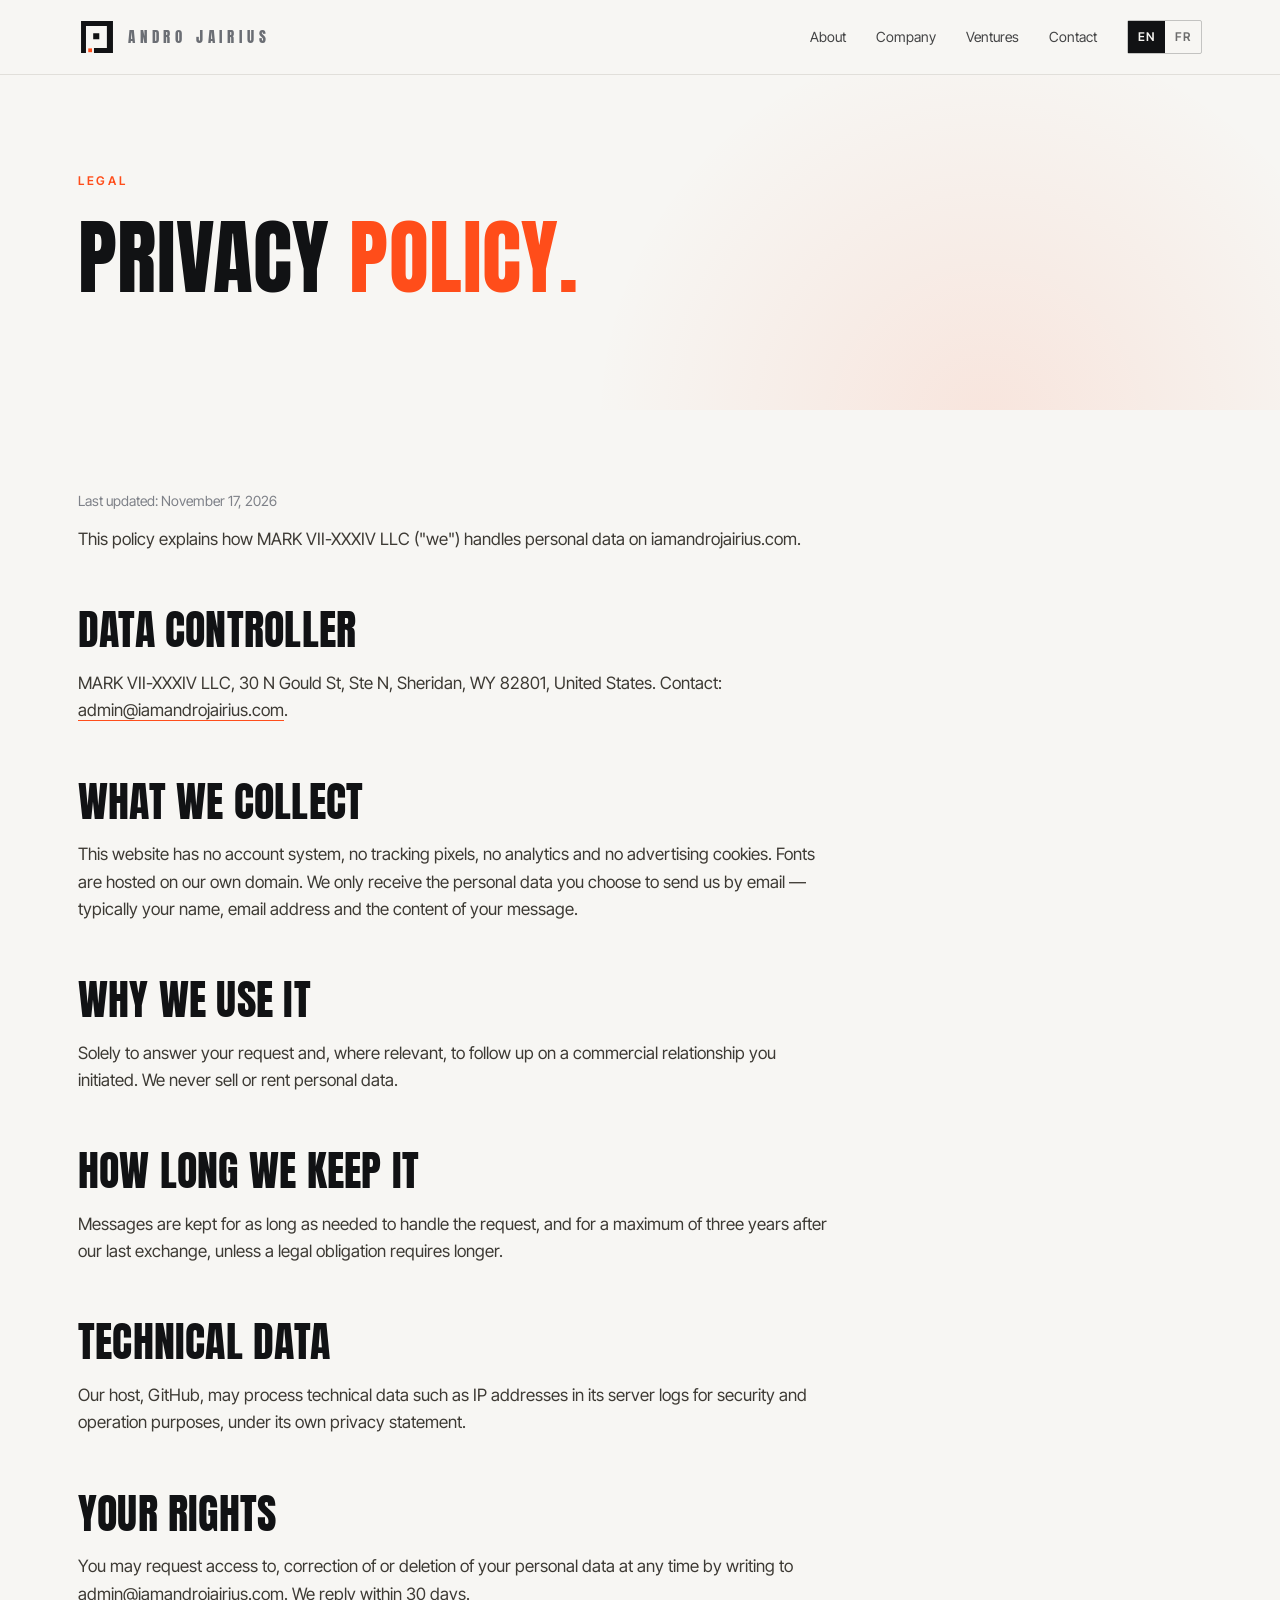
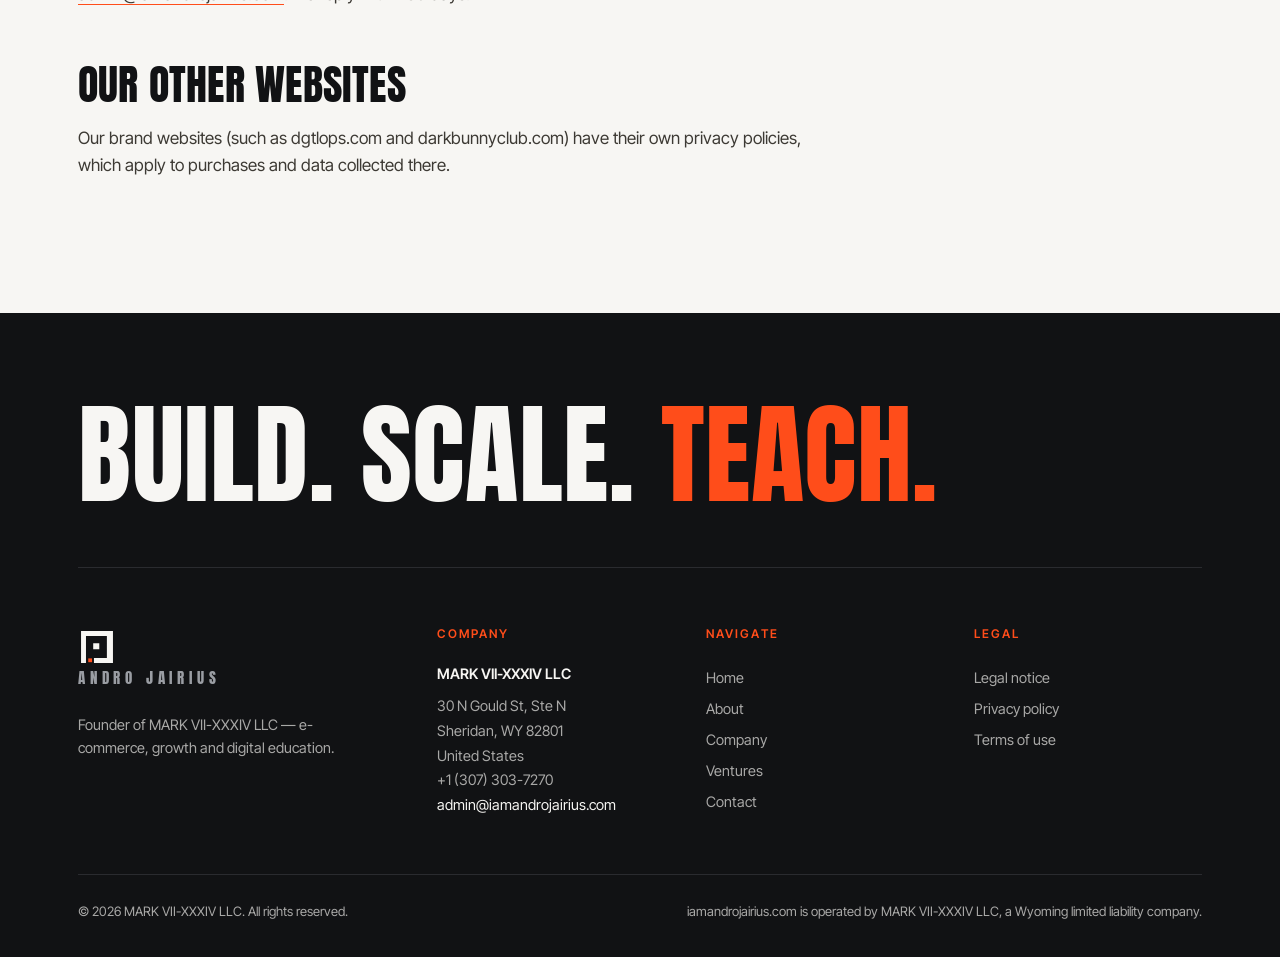
<file: privacy.html>
<!DOCTYPE html>
<html lang="en">
<head>
<meta charset="utf-8">
<meta name="viewport" content="width=device-width,initial-scale=1">
<title>Privacy policy — MARK VII-XXXIV LLC</title>
<meta name="description" content="Privacy policy of iamandrojairius.com (MARK VII-XXXIV LLC).">
<link rel="canonical" href="https://iamandrojairius.com/privacy.html">
<link rel="alternate" hreflang="en" href="https://iamandrojairius.com/privacy.html">
<link rel="alternate" hreflang="fr" href="https://iamandrojairius.com/fr/privacy.html">
<link rel="alternate" hreflang="x-default" href="https://iamandrojairius.com/privacy.html">
<meta property="og:type" content="website">
<meta property="og:site_name" content="Andro Jairius — MARK VII-XXXIV LLC">
<meta property="og:title" content="Privacy policy — MARK VII-XXXIV LLC">
<meta property="og:description" content="Privacy policy of iamandrojairius.com (MARK VII-XXXIV LLC).">
<meta property="og:url" content="https://iamandrojairius.com/privacy.html">
<meta property="og:image" content="https://iamandrojairius.com/assets/og.png">
<meta name="twitter:card" content="summary_large_image">
<meta name="theme-color" content="#0D0D0F">
<link rel="icon" href="assets/logo.svg" type="image/svg+xml">
<link rel="apple-touch-icon" href="assets/icon-180.png">
<link rel="preload" href="assets/fonts/instrument-serif-latin-400-normal.woff2" as="font" type="font/woff2" crossorigin>
<link rel="stylesheet" href="assets/site.css">
<script type="application/ld+json">{"@context": "https://schema.org", "@type": "Organization", "name": "MARK VII-XXXIV LLC", "legalName": "MARK VII-XXXIV LLC", "url": "https://iamandrojairius.com", "email": "admin@iamandrojairius.com", "telephone": "+13073037270", "logo": "https://iamandrojairius.com/assets/logo.svg", "address": {"@type": "PostalAddress", "streetAddress": "30 N Gould St, Ste N", "addressLocality": "Sheridan", "addressRegion": "WY", "postalCode": "82801", "addressCountry": "US"}, "founder": {"@type": "Person", "name": "Andro Jairius Kuissode"}}</script>
</head>
<body>
<header class="hdr">
 <div class="wrap">
  <a class="brand" href="./" aria-label="Andro Jairius — Home">
   <svg viewBox="0 0 100 100" aria-hidden="true"><path fill="currentColor" d="M8 8h84v13H8zM8 8h13v84H8zM76 8h16v84H76zM42 79h50v13H42zM40 40h16v16H40z"/><rect x="27" y="80" width="10" height="10" fill="#FF4D1A"/></svg><b>ANDRO JAIRIUS</b>
  </a>
  <nav class="nav" id="nav">
   <a href="about.html">About</a><a href="company.html">Company</a><a href="index.html#ventures">Ventures</a><a href="contact.html">Contact</a>
   <div class="lang" aria-label="Language"><a href="privacy.html" lang="en" class=on>EN</a><a href="fr/privacy.html" lang="fr">FR</a></div>
  </nav>
  <button class="burger" aria-label="Menu" aria-controls="nav" aria-expanded="false"><span></span><span></span><span></span></button>
 </div>
</header>
<main>
<section class="hero page-hero"><div class="wrap"><p class="eyebrow gold reveal">Legal</p><h1 class="reveal">Privacy <em>policy.</em></h1></div></section><section style="padding-top:80px"><div class="wrap"><div class="prose reveal"><p class="updated">Last updated: November 17, 2026</p>
<p>This policy explains how MARK VII-XXXIV LLC ("we") handles personal data on iamandrojairius.com.</p>
<h2>Data controller</h2><p>MARK VII-XXXIV LLC, 30 N Gould St, Ste N, Sheridan, WY 82801, United States. Contact: <a href="mailto:admin@iamandrojairius.com">admin@iamandrojairius.com</a>.</p>
<h2>What we collect</h2><p>This website has no account system, no tracking pixels, no analytics and no advertising cookies. Fonts are hosted on our own domain. We only receive the personal data you choose to send us by email — typically your name, email address and the content of your message.</p>
<h2>Why we use it</h2><p>Solely to answer your request and, where relevant, to follow up on a commercial relationship you initiated. We never sell or rent personal data.</p>
<h2>How long we keep it</h2><p>Messages are kept for as long as needed to handle the request, and for a maximum of three years after our last exchange, unless a legal obligation requires longer.</p>
<h2>Technical data</h2><p>Our host, GitHub, may process technical data such as IP addresses in its server logs for security and operation purposes, under its own privacy statement.</p>
<h2>Your rights</h2><p>You may request access to, correction of or deletion of your personal data at any time by writing to <a href="mailto:admin@iamandrojairius.com">admin@iamandrojairius.com</a>. We reply within 30 days.</p>
<h2>Our other websites</h2><p>Our brand websites (such as dgtlops.com and darkbunnyclub.com) have their own privacy policies, which apply to purchases and data collected there.</p></div></div></section></main>
<footer class="ftr">
 <div class="wrap">
  <div class="big">Build. Scale. <em>Teach.</em></div>
  <div class="fcols">
   <div>
    <a class="brand" href="./" style="color:var(--ivory);margin-bottom:18px"><svg viewBox="0 0 100 100" aria-hidden="true"><path fill="currentColor" d="M8 8h84v13H8zM8 8h13v84H8zM76 8h16v84H76zM42 79h50v13H42zM40 40h16v16H40z"/><rect x="27" y="80" width="10" height="10" fill="#FF4D1A"/></svg><b>ANDRO JAIRIUS</b></a>
    <p style="max-width:300px;margin-top:16px">Founder of MARK VII-XXXIV LLC — e-commerce, growth and digital education.</p>
   </div>
   <div>
    <h4>Company</h4>
    <address><span class="legal-name">MARK VII-XXXIV LLC</span>30 N Gould St, Ste N<br>Sheridan, WY 82801<br>United States<br><a href="tel:+13073037270" style="display:inline">+1 (307) 303-7270</a><br><a href="mailto:admin@iamandrojairius.com" style="display:inline;color:var(--ivory)">admin@iamandrojairius.com</a></address>
   </div>
   <div><h4>Navigate</h4><a href="./">Home</a><a href="about.html">About</a><a href="company.html">Company</a><a href="index.html#ventures">Ventures</a><a href="contact.html">Contact</a></div>
   <div><h4>Legal</h4><a href="legal.html">Legal notice</a><a href="privacy.html">Privacy policy</a><a href="terms.html">Terms of use</a></div>
  </div>
  <div class="fbot"><span>© 2026 MARK VII-XXXIV LLC. All rights reserved.</span><span>iamandrojairius.com is operated by MARK VII-XXXIV LLC, a Wyoming limited liability company.</span></div>
 </div>
</footer>
<script src="assets/site.js" defer></script>
</body>
</html>
</file>
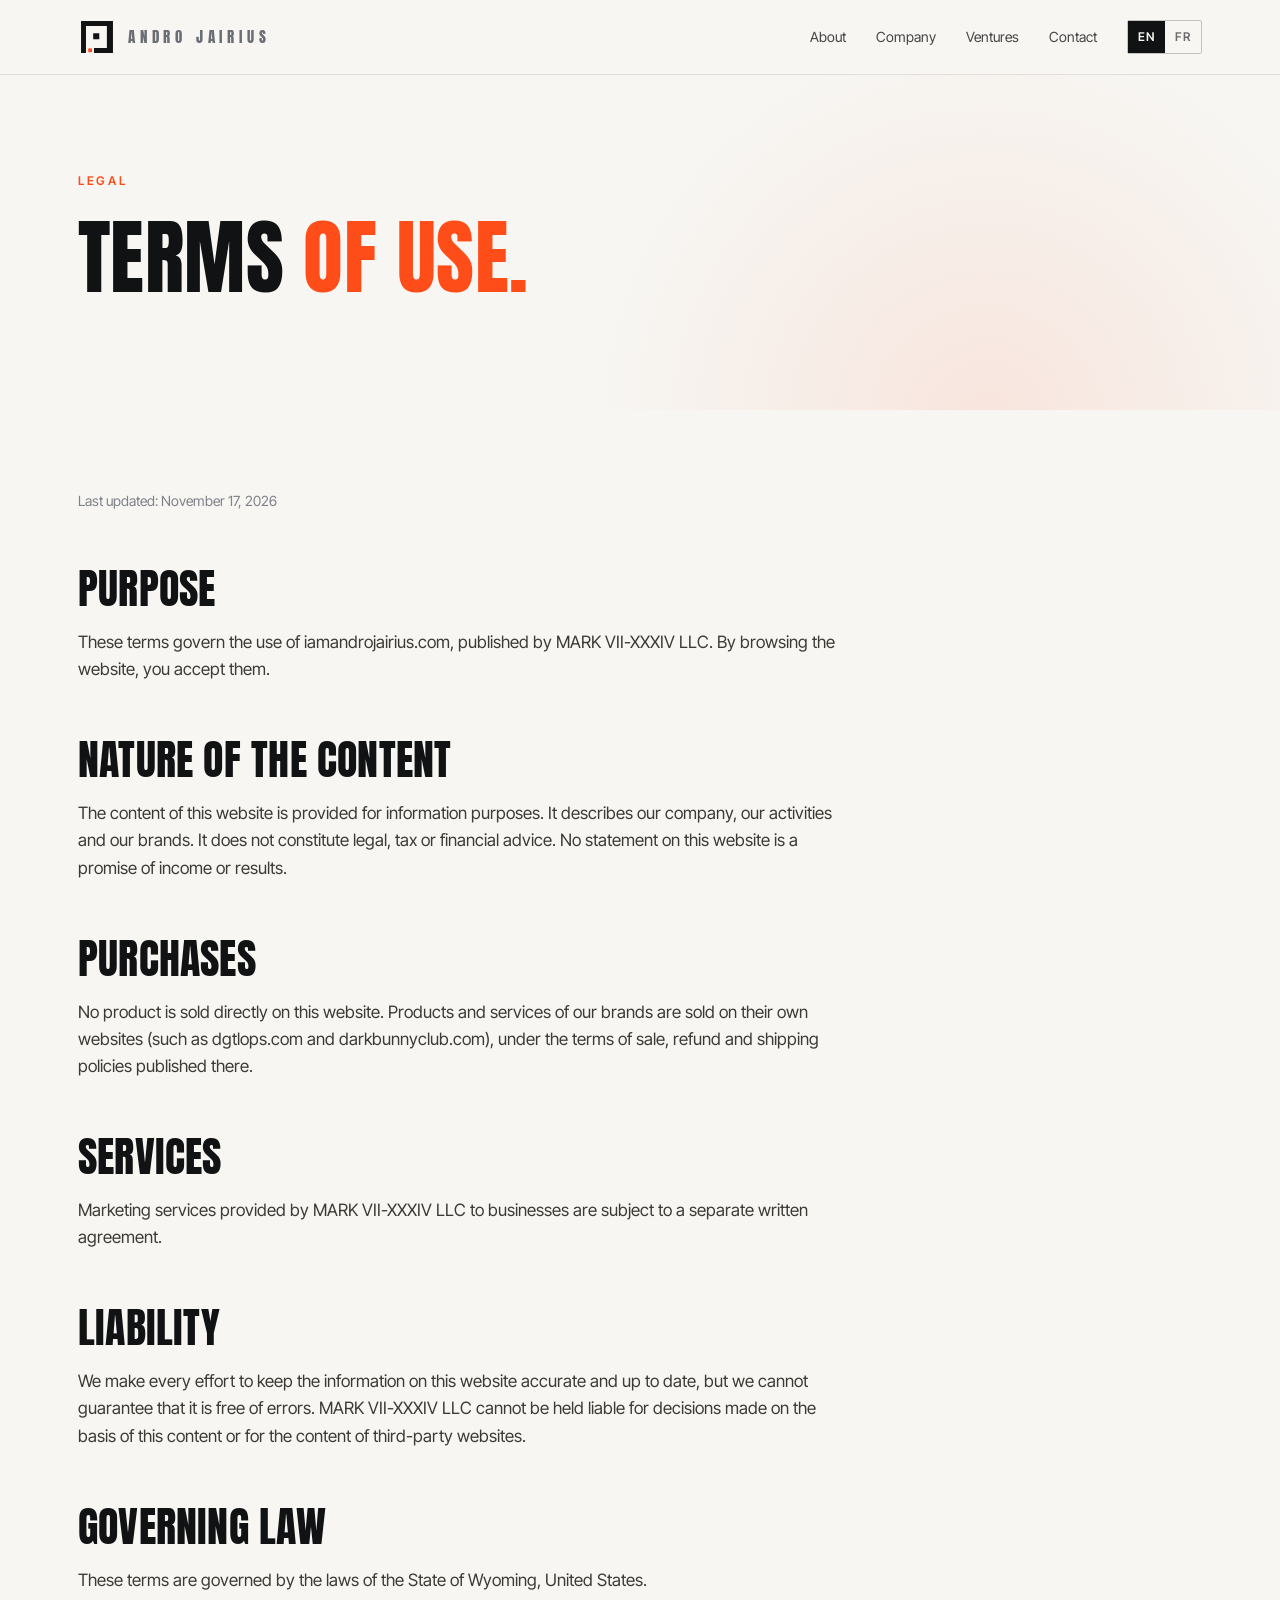
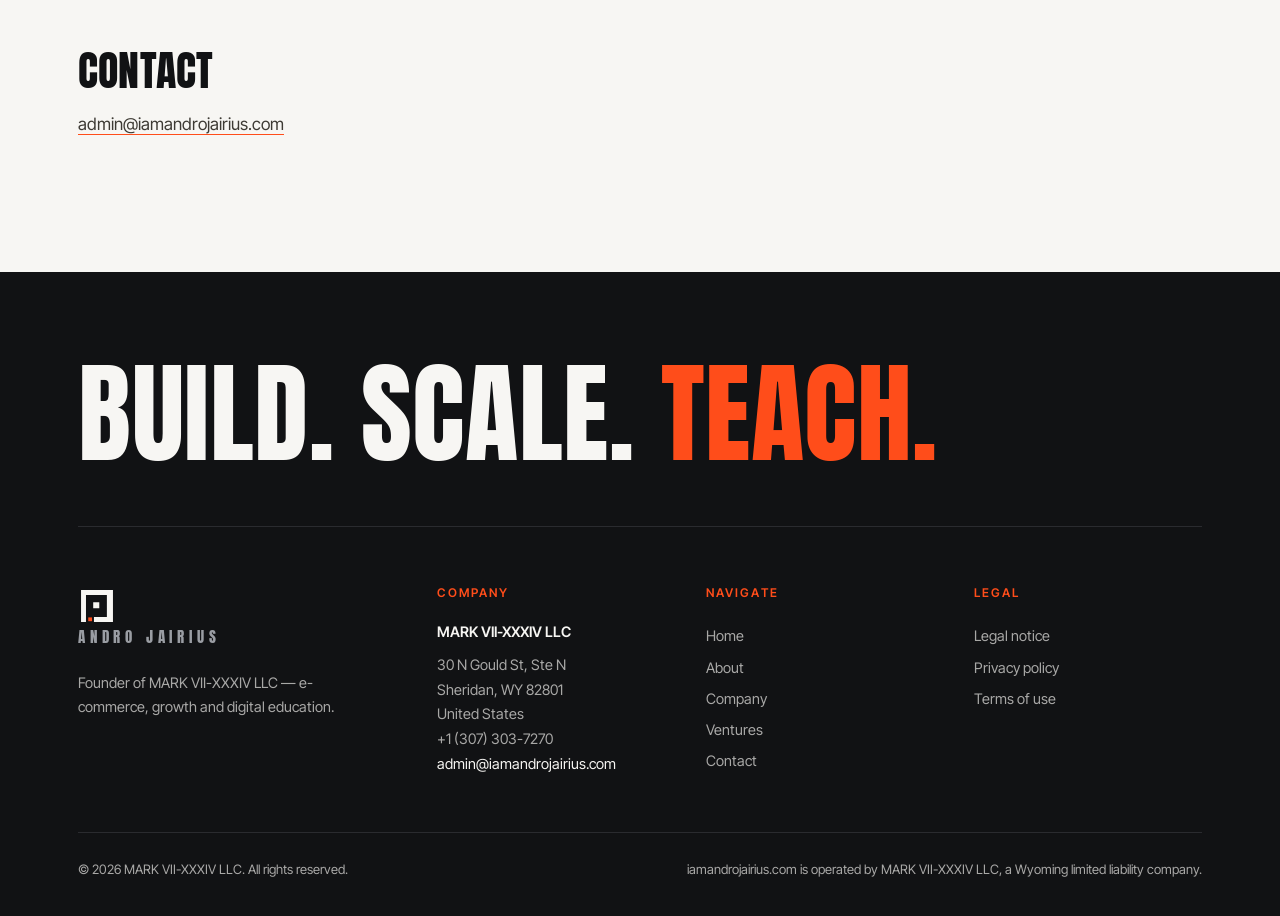
<file: terms.html>
<!DOCTYPE html>
<html lang="en">
<head>
<meta charset="utf-8">
<meta name="viewport" content="width=device-width,initial-scale=1">
<title>Terms of use — MARK VII-XXXIV LLC</title>
<meta name="description" content="Terms of use of iamandrojairius.com (MARK VII-XXXIV LLC).">
<link rel="canonical" href="https://iamandrojairius.com/terms.html">
<link rel="alternate" hreflang="en" href="https://iamandrojairius.com/terms.html">
<link rel="alternate" hreflang="fr" href="https://iamandrojairius.com/fr/terms.html">
<link rel="alternate" hreflang="x-default" href="https://iamandrojairius.com/terms.html">
<meta property="og:type" content="website">
<meta property="og:site_name" content="Andro Jairius — MARK VII-XXXIV LLC">
<meta property="og:title" content="Terms of use — MARK VII-XXXIV LLC">
<meta property="og:description" content="Terms of use of iamandrojairius.com (MARK VII-XXXIV LLC).">
<meta property="og:url" content="https://iamandrojairius.com/terms.html">
<meta property="og:image" content="https://iamandrojairius.com/assets/og.png">
<meta name="twitter:card" content="summary_large_image">
<meta name="theme-color" content="#0D0D0F">
<link rel="icon" href="assets/logo.svg" type="image/svg+xml">
<link rel="apple-touch-icon" href="assets/icon-180.png">
<link rel="preload" href="assets/fonts/instrument-serif-latin-400-normal.woff2" as="font" type="font/woff2" crossorigin>
<link rel="stylesheet" href="assets/site.css">
<script type="application/ld+json">{"@context": "https://schema.org", "@type": "Organization", "name": "MARK VII-XXXIV LLC", "legalName": "MARK VII-XXXIV LLC", "url": "https://iamandrojairius.com", "email": "admin@iamandrojairius.com", "telephone": "+13073037270", "logo": "https://iamandrojairius.com/assets/logo.svg", "address": {"@type": "PostalAddress", "streetAddress": "30 N Gould St, Ste N", "addressLocality": "Sheridan", "addressRegion": "WY", "postalCode": "82801", "addressCountry": "US"}, "founder": {"@type": "Person", "name": "Andro Jairius Kuissode"}}</script>
</head>
<body>
<header class="hdr">
 <div class="wrap">
  <a class="brand" href="./" aria-label="Andro Jairius — Home">
   <svg viewBox="0 0 100 100" aria-hidden="true"><path fill="currentColor" d="M8 8h84v13H8zM8 8h13v84H8zM76 8h16v84H76zM42 79h50v13H42zM40 40h16v16H40z"/><rect x="27" y="80" width="10" height="10" fill="#FF4D1A"/></svg><b>ANDRO JAIRIUS</b>
  </a>
  <nav class="nav" id="nav">
   <a href="about.html">About</a><a href="company.html">Company</a><a href="index.html#ventures">Ventures</a><a href="contact.html">Contact</a>
   <div class="lang" aria-label="Language"><a href="terms.html" lang="en" class=on>EN</a><a href="fr/terms.html" lang="fr">FR</a></div>
  </nav>
  <button class="burger" aria-label="Menu" aria-controls="nav" aria-expanded="false"><span></span><span></span><span></span></button>
 </div>
</header>
<main>
<section class="hero page-hero"><div class="wrap"><p class="eyebrow gold reveal">Legal</p><h1 class="reveal">Terms <em>of use.</em></h1></div></section><section style="padding-top:80px"><div class="wrap"><div class="prose reveal"><p class="updated">Last updated: November 17, 2026</p>
<h2>Purpose</h2><p>These terms govern the use of iamandrojairius.com, published by MARK VII-XXXIV LLC. By browsing the website, you accept them.</p>
<h2>Nature of the content</h2><p>The content of this website is provided for information purposes. It describes our company, our activities and our brands. It does not constitute legal, tax or financial advice. No statement on this website is a promise of income or results.</p>
<h2>Purchases</h2><p>No product is sold directly on this website. Products and services of our brands are sold on their own websites (such as dgtlops.com and darkbunnyclub.com), under the terms of sale, refund and shipping policies published there.</p>
<h2>Services</h2><p>Marketing services provided by MARK VII-XXXIV LLC to businesses are subject to a separate written agreement.</p>
<h2>Liability</h2><p>We make every effort to keep the information on this website accurate and up to date, but we cannot guarantee that it is free of errors. MARK VII-XXXIV LLC cannot be held liable for decisions made on the basis of this content or for the content of third-party websites.</p>
<h2>Governing law</h2><p>These terms are governed by the laws of the State of Wyoming, United States.</p>
<h2>Contact</h2><p><a href="mailto:admin@iamandrojairius.com">admin@iamandrojairius.com</a></p></div></div></section></main>
<footer class="ftr">
 <div class="wrap">
  <div class="big">Build. Scale. <em>Teach.</em></div>
  <div class="fcols">
   <div>
    <a class="brand" href="./" style="color:var(--ivory);margin-bottom:18px"><svg viewBox="0 0 100 100" aria-hidden="true"><path fill="currentColor" d="M8 8h84v13H8zM8 8h13v84H8zM76 8h16v84H76zM42 79h50v13H42zM40 40h16v16H40z"/><rect x="27" y="80" width="10" height="10" fill="#FF4D1A"/></svg><b>ANDRO JAIRIUS</b></a>
    <p style="max-width:300px;margin-top:16px">Founder of MARK VII-XXXIV LLC — e-commerce, growth and digital education.</p>
   </div>
   <div>
    <h4>Company</h4>
    <address><span class="legal-name">MARK VII-XXXIV LLC</span>30 N Gould St, Ste N<br>Sheridan, WY 82801<br>United States<br><a href="tel:+13073037270" style="display:inline">+1 (307) 303-7270</a><br><a href="mailto:admin@iamandrojairius.com" style="display:inline;color:var(--ivory)">admin@iamandrojairius.com</a></address>
   </div>
   <div><h4>Navigate</h4><a href="./">Home</a><a href="about.html">About</a><a href="company.html">Company</a><a href="index.html#ventures">Ventures</a><a href="contact.html">Contact</a></div>
   <div><h4>Legal</h4><a href="legal.html">Legal notice</a><a href="privacy.html">Privacy policy</a><a href="terms.html">Terms of use</a></div>
  </div>
  <div class="fbot"><span>© 2026 MARK VII-XXXIV LLC. All rights reserved.</span><span>iamandrojairius.com is operated by MARK VII-XXXIV LLC, a Wyoming limited liability company.</span></div>
 </div>
</footer>
<script src="assets/site.js" defer></script>
</body>
</html>
</file>
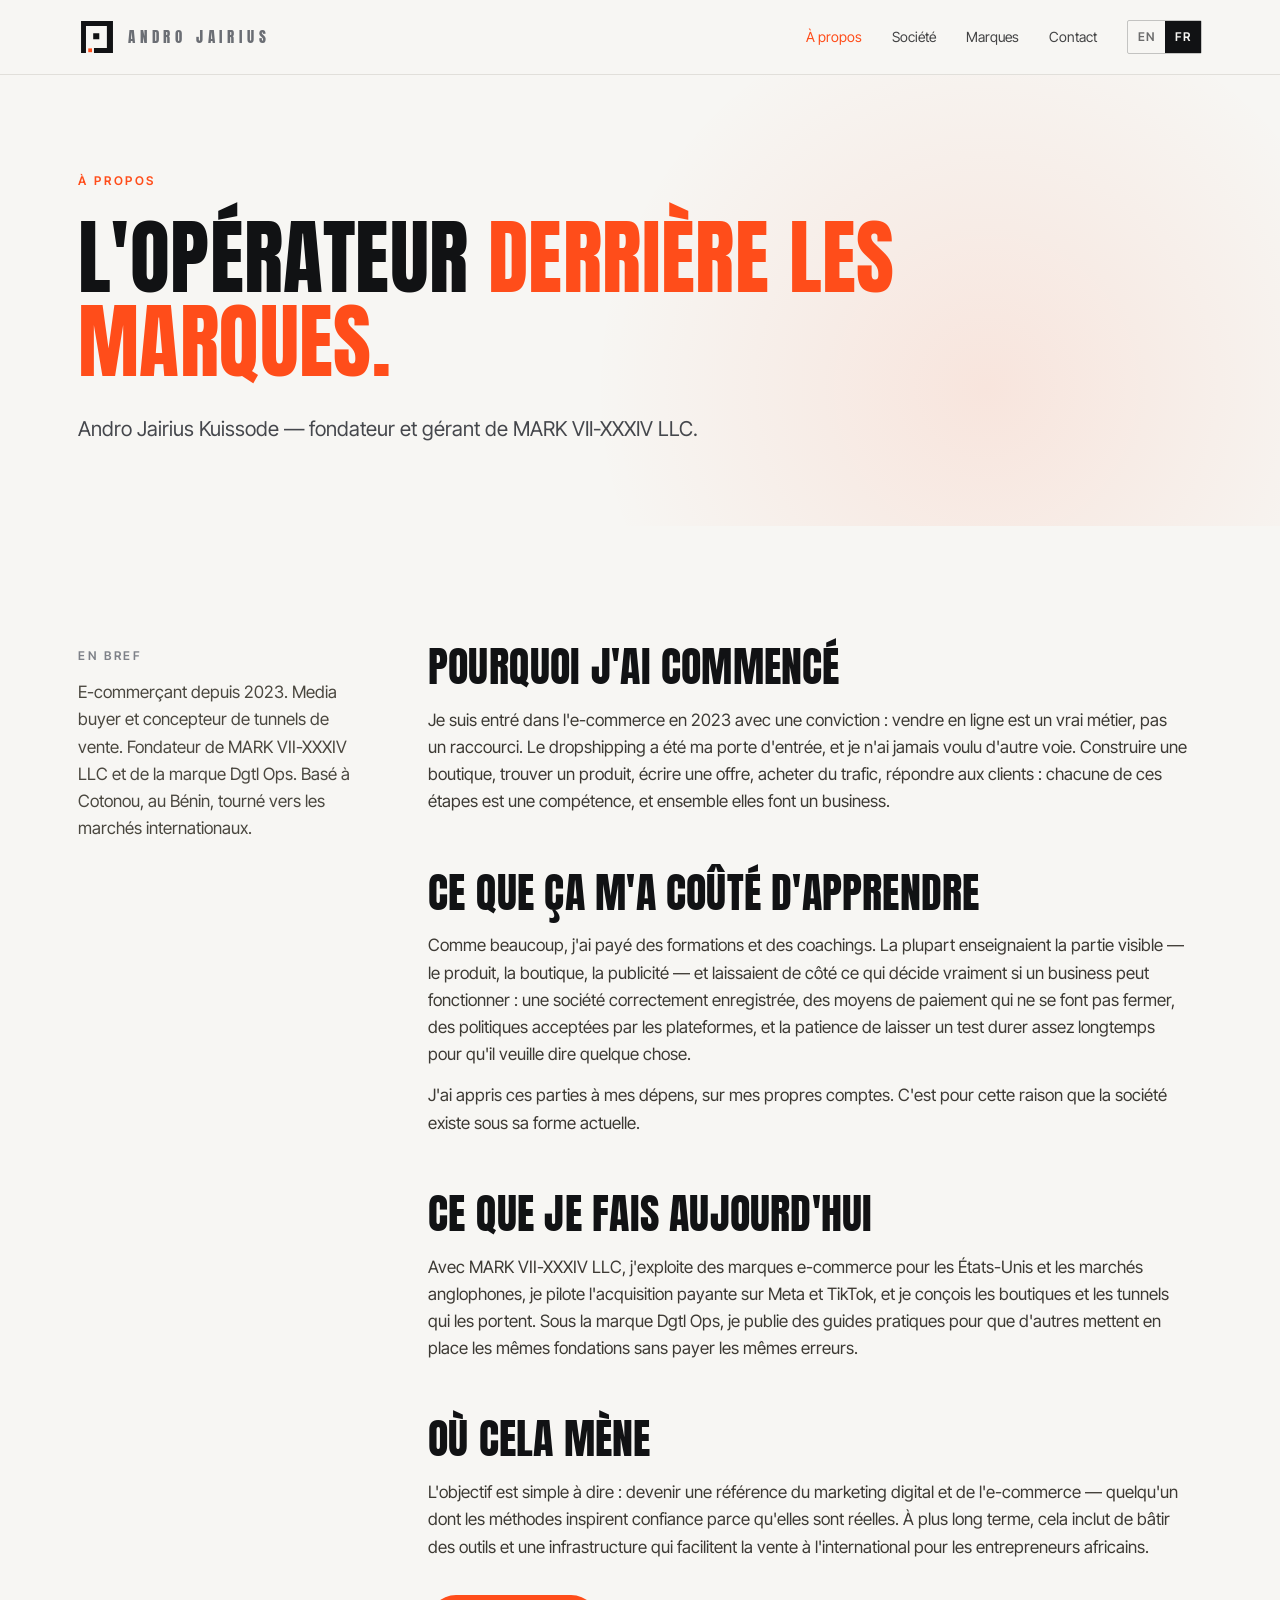
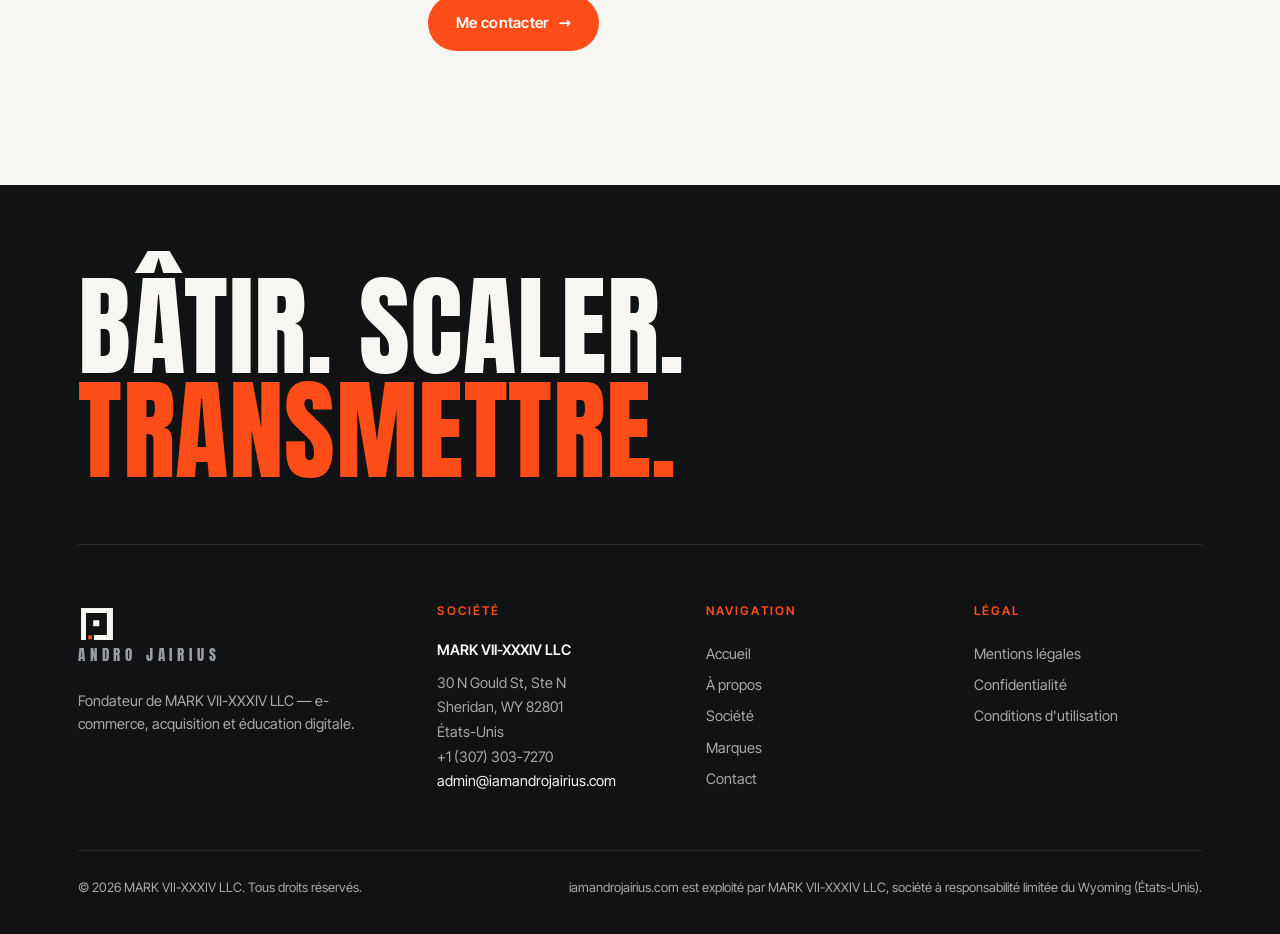
<file: fr/about.html>
<!DOCTYPE html>
<html lang="fr">
<head>
<meta charset="utf-8">
<meta name="viewport" content="width=device-width,initial-scale=1">
<title>À propos d'Andro Jairius — Fondateur de MARK VII-XXXIV LLC</title>
<meta name="description" content="Le parcours d'Andro Jairius Kuissode : l'e-commerce depuis 2023, les leçons payées en formations et coachings, et pourquoi les fondations passent d'abord.">
<link rel="canonical" href="https://iamandrojairius.com/fr/about.html">
<link rel="alternate" hreflang="en" href="https://iamandrojairius.com/about.html">
<link rel="alternate" hreflang="fr" href="https://iamandrojairius.com/fr/about.html">
<link rel="alternate" hreflang="x-default" href="https://iamandrojairius.com/about.html">
<meta property="og:type" content="website">
<meta property="og:site_name" content="Andro Jairius — MARK VII-XXXIV LLC">
<meta property="og:title" content="À propos d'Andro Jairius — Fondateur de MARK VII-XXXIV LLC">
<meta property="og:description" content="Le parcours d'Andro Jairius Kuissode : l'e-commerce depuis 2023, les leçons payées en formations et coachings, et pourquoi les fondations passent d'abord.">
<meta property="og:url" content="https://iamandrojairius.com/fr/about.html">
<meta property="og:image" content="https://iamandrojairius.com/assets/og.png">
<meta name="twitter:card" content="summary_large_image">
<meta name="theme-color" content="#0D0D0F">
<link rel="icon" href="../assets/logo.svg" type="image/svg+xml">
<link rel="apple-touch-icon" href="../assets/icon-180.png">
<link rel="preload" href="../assets/fonts/instrument-serif-latin-400-normal.woff2" as="font" type="font/woff2" crossorigin>
<link rel="stylesheet" href="../assets/site.css">
<script type="application/ld+json">{"@context": "https://schema.org", "@type": "Organization", "name": "MARK VII-XXXIV LLC", "legalName": "MARK VII-XXXIV LLC", "url": "https://iamandrojairius.com", "email": "admin@iamandrojairius.com", "telephone": "+13073037270", "logo": "https://iamandrojairius.com/assets/logo.svg", "address": {"@type": "PostalAddress", "streetAddress": "30 N Gould St, Ste N", "addressLocality": "Sheridan", "addressRegion": "WY", "postalCode": "82801", "addressCountry": "US"}, "founder": {"@type": "Person", "name": "Andro Jairius Kuissode"}}</script>
</head>
<body>
<header class="hdr">
 <div class="wrap">
  <a class="brand" href="../fr/" aria-label="Andro Jairius — Accueil">
   <svg viewBox="0 0 100 100" aria-hidden="true"><path fill="currentColor" d="M8 8h84v13H8zM8 8h13v84H8zM76 8h16v84H76zM42 79h50v13H42zM40 40h16v16H40z"/><rect x="27" y="80" width="10" height="10" fill="#FF4D1A"/></svg><b>ANDRO JAIRIUS</b>
  </a>
  <nav class="nav" id="nav">
   <a href="../fr/about.html" class=on>À propos</a><a href="../fr/company.html">Société</a><a href="../fr/index.html#ventures">Marques</a><a href="../fr/contact.html">Contact</a>
   <div class="lang" aria-label="Language"><a href="../about.html" lang="en">EN</a><a href="../fr/about.html" lang="fr" class=on>FR</a></div>
  </nav>
  <button class="burger" aria-label="Menu" aria-controls="nav" aria-expanded="false"><span></span><span></span><span></span></button>
 </div>
</header>
<main>
<section class="hero page-hero"><div class="wrap"><p class="eyebrow gold reveal">À propos</p><h1 class="reveal">L'opérateur <em>derrière les marques.</em></h1><p class="lead reveal">Andro Jairius Kuissode — fondateur et gérant de MARK VII-XXXIV LLC.</p></div></section>
<section><div class="wrap story">
 <aside class="reveal"><p class="eyebrow">En bref</p><p style="margin-top:14px;color:#4a473f">E-commerçant depuis 2023. Media buyer et concepteur de tunnels de vente. Fondateur de MARK VII-XXXIV LLC et de la marque Dgtl Ops. Basé à Cotonou, au Bénin, tourné vers les marchés internationaux.</p></aside>
 <div class="prose reveal">
  <h2 style="margin-top:0">Pourquoi j'ai commencé</h2>
  <p>Je suis entré dans l'e-commerce en 2023 avec une conviction : vendre en ligne est un vrai métier, pas un raccourci. Le dropshipping a été ma porte d'entrée, et je n'ai jamais voulu d'autre voie. Construire une boutique, trouver un produit, écrire une offre, acheter du trafic, répondre aux clients : chacune de ces étapes est une compétence, et ensemble elles font un business.</p>
  <h2>Ce que ça m'a coûté d'apprendre</h2>
  <p>Comme beaucoup, j'ai payé des formations et des coachings. La plupart enseignaient la partie visible — le produit, la boutique, la publicité — et laissaient de côté ce qui décide vraiment si un business peut fonctionner : une société correctement enregistrée, des moyens de paiement qui ne se font pas fermer, des politiques acceptées par les plateformes, et la patience de laisser un test durer assez longtemps pour qu'il veuille dire quelque chose.</p>
  <p>J'ai appris ces parties à mes dépens, sur mes propres comptes. C'est pour cette raison que la société existe sous sa forme actuelle.</p>
  <h2>Ce que je fais aujourd'hui</h2>
  <p>Avec MARK VII-XXXIV LLC, j'exploite des marques e-commerce pour les États-Unis et les marchés anglophones, je pilote l'acquisition payante sur Meta et TikTok, et je conçois les boutiques et les tunnels qui les portent. Sous la marque Dgtl Ops, je publie des guides pratiques pour que d'autres mettent en place les mêmes fondations sans payer les mêmes erreurs.</p>
  <h2>Où cela mène</h2>
  <p>L'objectif est simple à dire : devenir une référence du marketing digital et de l'e-commerce — quelqu'un dont les méthodes inspirent confiance parce qu'elles sont réelles. À plus long terme, cela inclut de bâtir des outils et une infrastructure qui facilitent la vente à l'international pour les entrepreneurs africains.</p>
  <p style="margin-top:34px"><a class="btn btn-gold" href="../fr/contact.html" style="border:0">Me contacter <span class="arrow" aria-hidden="true">→</span></a></p>
 </div>
</div></section></main>
<footer class="ftr">
 <div class="wrap">
  <div class="big">Bâtir. Scaler. <em>Transmettre.</em></div>
  <div class="fcols">
   <div>
    <a class="brand" href="../fr/" style="color:var(--ivory);margin-bottom:18px"><svg viewBox="0 0 100 100" aria-hidden="true"><path fill="currentColor" d="M8 8h84v13H8zM8 8h13v84H8zM76 8h16v84H76zM42 79h50v13H42zM40 40h16v16H40z"/><rect x="27" y="80" width="10" height="10" fill="#FF4D1A"/></svg><b>ANDRO JAIRIUS</b></a>
    <p style="max-width:300px;margin-top:16px">Fondateur de MARK VII-XXXIV LLC — e-commerce, acquisition et éducation digitale.</p>
   </div>
   <div>
    <h4>Société</h4>
    <address><span class="legal-name">MARK VII-XXXIV LLC</span>30 N Gould St, Ste N<br>Sheridan, WY 82801<br>États-Unis<br><a href="tel:+13073037270" style="display:inline">+1 (307) 303-7270</a><br><a href="mailto:admin@iamandrojairius.com" style="display:inline;color:var(--ivory)">admin@iamandrojairius.com</a></address>
   </div>
   <div><h4>Navigation</h4><a href="../fr/">Accueil</a><a href="../fr/about.html">À propos</a><a href="../fr/company.html">Société</a><a href="../fr/index.html#ventures">Marques</a><a href="../fr/contact.html">Contact</a></div>
   <div><h4>Légal</h4><a href="../fr/legal.html">Mentions légales</a><a href="../fr/privacy.html">Confidentialité</a><a href="../fr/terms.html">Conditions d'utilisation</a></div>
  </div>
  <div class="fbot"><span>© 2026 MARK VII-XXXIV LLC. Tous droits réservés.</span><span>iamandrojairius.com est exploité par MARK VII-XXXIV LLC, société à responsabilité limitée du Wyoming (États-Unis).</span></div>
 </div>
</footer>
<script src="../assets/site.js" defer></script>
</body>
</html>
</file>
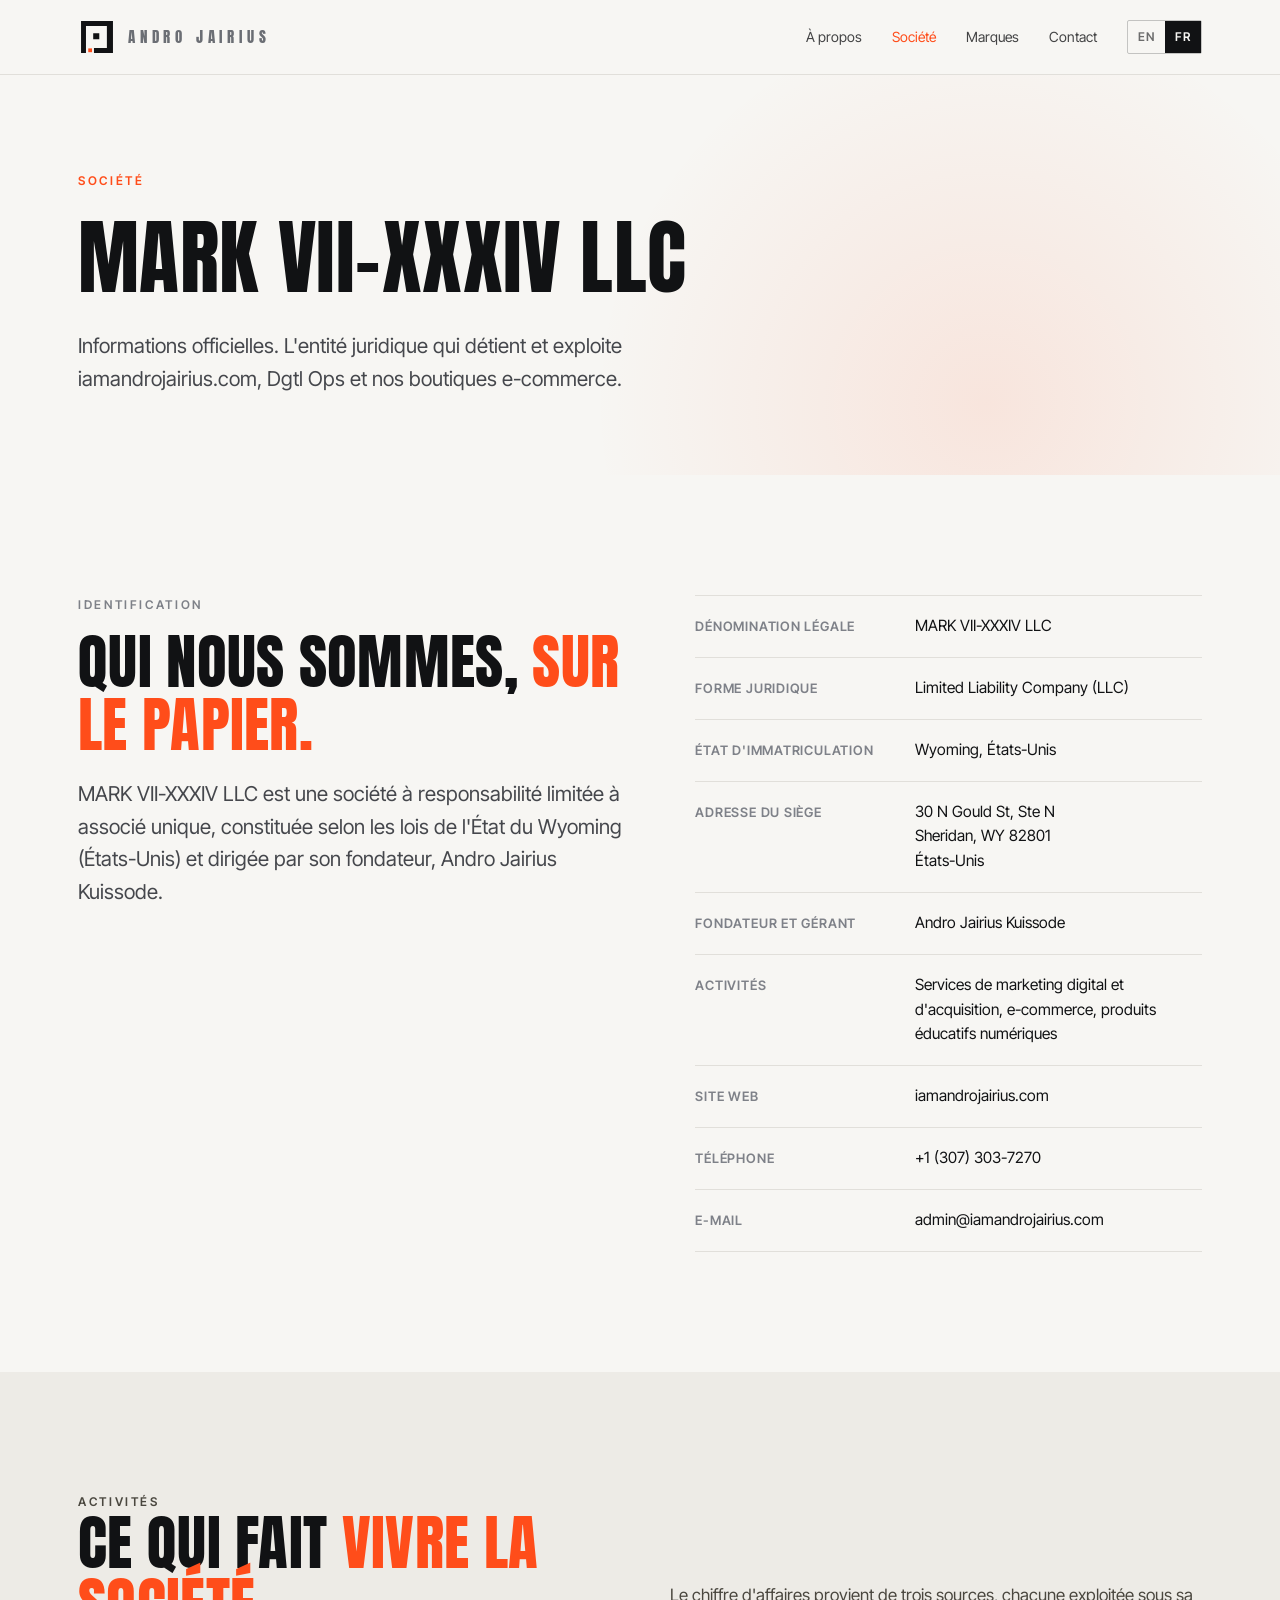
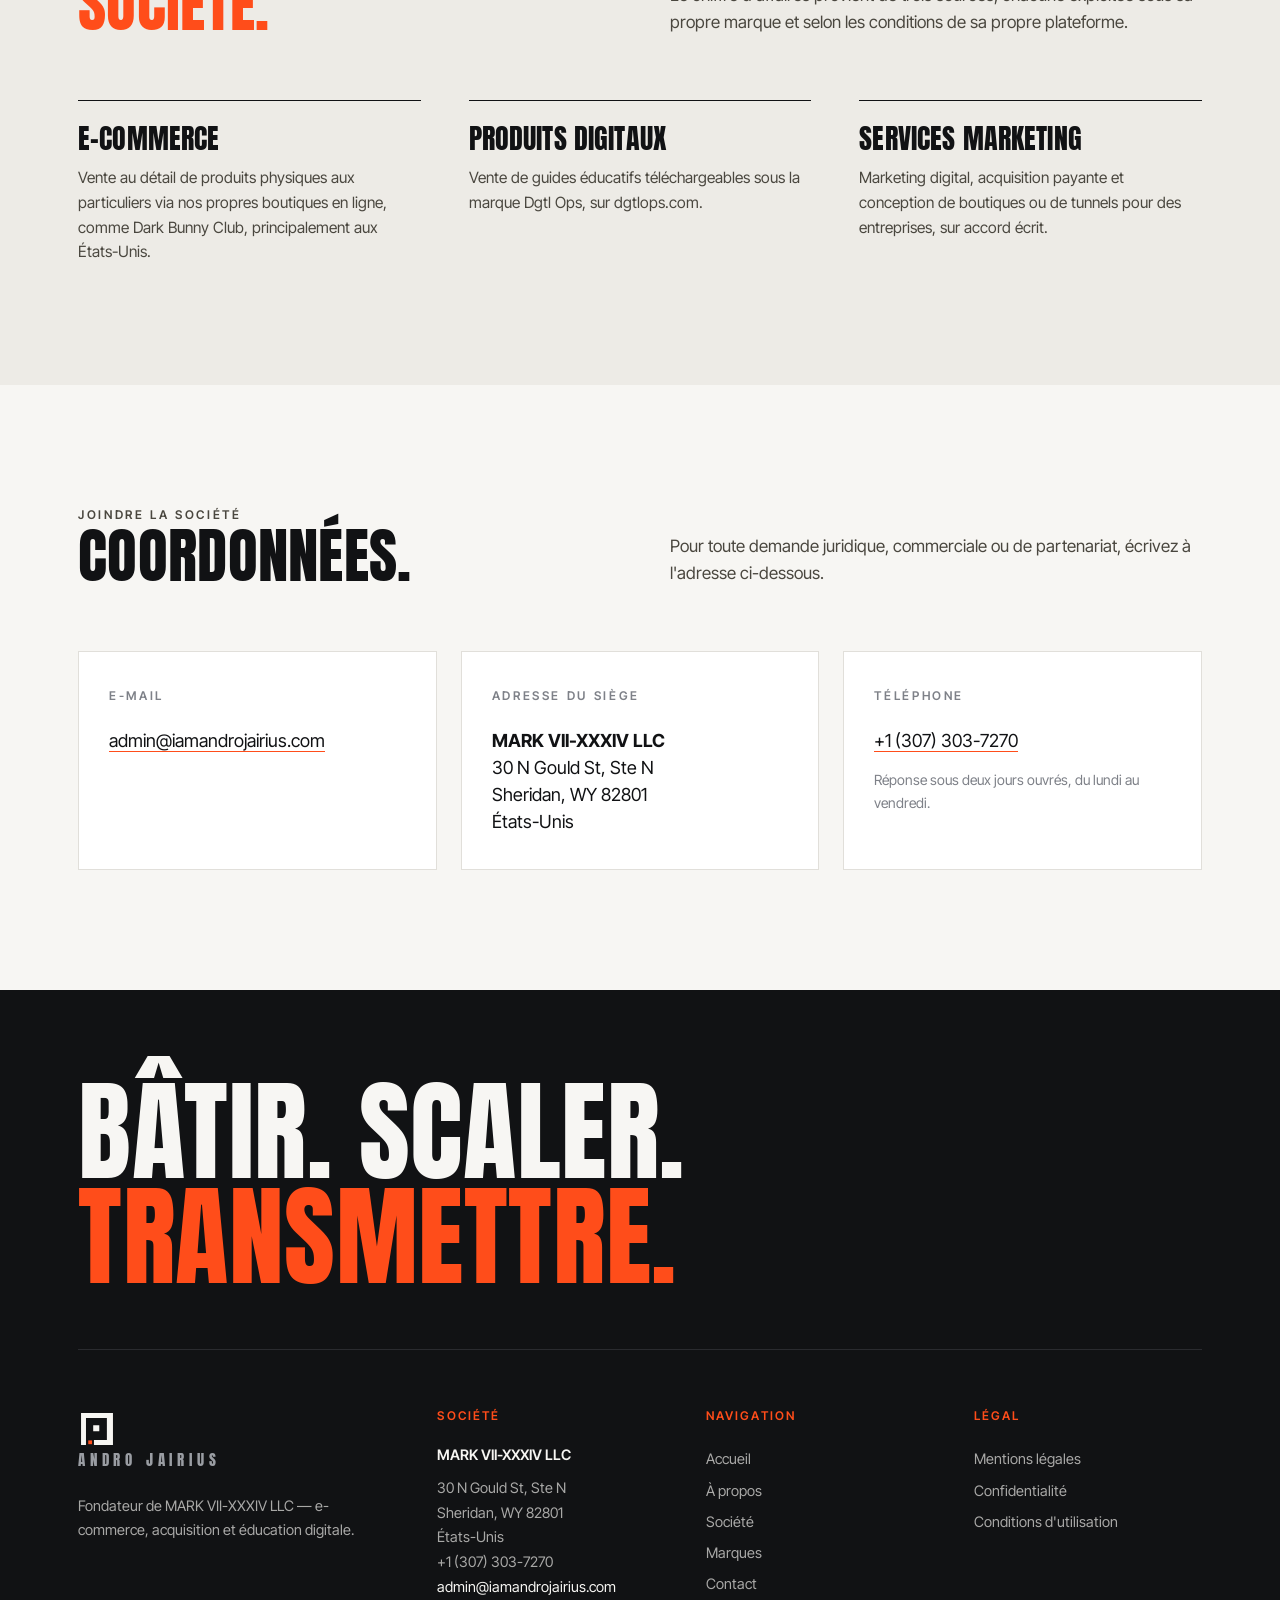
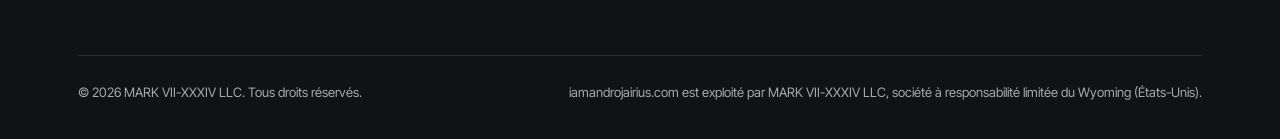
<file: fr/company.html>
<!DOCTYPE html>
<html lang="fr">
<head>
<meta charset="utf-8">
<meta name="viewport" content="width=device-width,initial-scale=1">
<title>MARK VII-XXXIV LLC — Informations sur la société</title>
<meta name="description" content="Informations officielles sur MARK VII-XXXIV LLC, société à responsabilité limitée du Wyoming : dénomination, adresse du siège, activités et contact.">
<link rel="canonical" href="https://iamandrojairius.com/fr/company.html">
<link rel="alternate" hreflang="en" href="https://iamandrojairius.com/company.html">
<link rel="alternate" hreflang="fr" href="https://iamandrojairius.com/fr/company.html">
<link rel="alternate" hreflang="x-default" href="https://iamandrojairius.com/company.html">
<meta property="og:type" content="website">
<meta property="og:site_name" content="Andro Jairius — MARK VII-XXXIV LLC">
<meta property="og:title" content="MARK VII-XXXIV LLC — Informations sur la société">
<meta property="og:description" content="Informations officielles sur MARK VII-XXXIV LLC, société à responsabilité limitée du Wyoming : dénomination, adresse du siège, activités et contact.">
<meta property="og:url" content="https://iamandrojairius.com/fr/company.html">
<meta property="og:image" content="https://iamandrojairius.com/assets/og.png">
<meta name="twitter:card" content="summary_large_image">
<meta name="theme-color" content="#0D0D0F">
<link rel="icon" href="../assets/logo.svg" type="image/svg+xml">
<link rel="apple-touch-icon" href="../assets/icon-180.png">
<link rel="preload" href="../assets/fonts/instrument-serif-latin-400-normal.woff2" as="font" type="font/woff2" crossorigin>
<link rel="stylesheet" href="../assets/site.css">
<script type="application/ld+json">{"@context": "https://schema.org", "@type": "Organization", "name": "MARK VII-XXXIV LLC", "legalName": "MARK VII-XXXIV LLC", "url": "https://iamandrojairius.com", "email": "admin@iamandrojairius.com", "telephone": "+13073037270", "logo": "https://iamandrojairius.com/assets/logo.svg", "address": {"@type": "PostalAddress", "streetAddress": "30 N Gould St, Ste N", "addressLocality": "Sheridan", "addressRegion": "WY", "postalCode": "82801", "addressCountry": "US"}, "founder": {"@type": "Person", "name": "Andro Jairius Kuissode"}}</script>
</head>
<body>
<header class="hdr">
 <div class="wrap">
  <a class="brand" href="../fr/" aria-label="Andro Jairius — Accueil">
   <svg viewBox="0 0 100 100" aria-hidden="true"><path fill="currentColor" d="M8 8h84v13H8zM8 8h13v84H8zM76 8h16v84H76zM42 79h50v13H42zM40 40h16v16H40z"/><rect x="27" y="80" width="10" height="10" fill="#FF4D1A"/></svg><b>ANDRO JAIRIUS</b>
  </a>
  <nav class="nav" id="nav">
   <a href="../fr/about.html">À propos</a><a href="../fr/company.html" class=on>Société</a><a href="../fr/index.html#ventures">Marques</a><a href="../fr/contact.html">Contact</a>
   <div class="lang" aria-label="Language"><a href="../company.html" lang="en">EN</a><a href="../fr/company.html" lang="fr" class=on>FR</a></div>
  </nav>
  <button class="burger" aria-label="Menu" aria-controls="nav" aria-expanded="false"><span></span><span></span><span></span></button>
 </div>
</header>
<main>
<section class="hero page-hero"><div class="wrap"><p class="eyebrow gold reveal">Société</p><h1 class="reveal">MARK VII-XXXIV LLC</h1><p class="lead reveal">Informations officielles. L'entité juridique qui détient et exploite iamandrojairius.com, Dgtl Ops et nos boutiques e-commerce.</p></div></section>
<section><div class="wrap entity">
 <div class="reveal"><p class="eyebrow">Identification</p><h2 style="margin:16px 0 22px">Qui nous sommes, <em>sur le papier.</em></h2>
 <p class="lead">MARK VII-XXXIV LLC est une société à responsabilité limitée à associé unique, constituée selon les lois de l'État du Wyoming (États-Unis) et dirigée par son fondateur, Andro Jairius Kuissode.</p></div>
 <div class="reveal"><dl class="facts"><div><dt>Dénomination légale</dt><dd>MARK VII-XXXIV LLC</dd></div><div><dt>Forme juridique</dt><dd>Limited Liability Company (LLC)</dd></div><div><dt>État d'immatriculation</dt><dd>Wyoming, États-Unis</dd></div><div><dt>Adresse du siège</dt><dd>30 N Gould St, Ste N<br>Sheridan, WY 82801<br>États-Unis</dd></div><div><dt>Fondateur et gérant</dt><dd>Andro Jairius Kuissode</dd></div><div><dt>Activités</dt><dd>Services de marketing digital et d'acquisition, e-commerce, produits éducatifs numériques</dd></div><div><dt>Site web</dt><dd>iamandrojairius.com</dd></div><div><dt>Téléphone</dt><dd><a href="tel:+13073037270">+1 (307) 303-7270</a></dd></div><div><dt>E-mail</dt><dd><a href="mailto:admin@iamandrojairius.com">admin@iamandrojairius.com</a></dd></div></dl></div>
</div></section>
<section class="ivory"><div class="wrap">
 <div class="sec-head reveal"><div><p class="eyebrow">Activités</p><h2>Ce qui fait <em>vivre la société.</em></h2></div>
 <p>Le chiffre d'affaires provient de trois sources, chacune exploitée sous sa propre marque et selon les conditions de sa propre plateforme.</p></div>
 <div class="principles">
  <div class="principle reveal"><h3>E-commerce</h3><p>Vente au détail de produits physiques aux particuliers via nos propres boutiques en ligne, comme Dark Bunny Club, principalement aux États-Unis.</p></div>
  <div class="principle reveal"><h3>Produits digitaux</h3><p>Vente de guides éducatifs téléchargeables sous la marque Dgtl Ops, sur dgtlops.com.</p></div>
  <div class="principle reveal"><h3>Services marketing</h3><p>Marketing digital, acquisition payante et conception de boutiques ou de tunnels pour des entreprises, sur accord écrit.</p></div>
 </div>
</div></section>
<section><div class="wrap">
 <div class="sec-head reveal"><div><p class="eyebrow">Joindre la société</p><h2>Coordonnées.</h2></div><p>Pour toute demande juridique, commerciale ou de partenariat, écrivez à l'adresse ci-dessous.</p></div>
 <div class="reveal"><div class="contact-grid">
 <div class="c-card"><p class="eyebrow">E-mail</p><a href="mailto:admin@iamandrojairius.com">admin@iamandrojairius.com</a></div>
 <div class="c-card"><p class="eyebrow">Adresse du siège</p><address><b>MARK VII-XXXIV LLC</b><br>30 N Gould St, Ste N<br>Sheridan, WY 82801<br>États-Unis</address></div>
 <div class="c-card"><p class="eyebrow">Téléphone</p><a href="tel:+13073037270">+1 (307) 303-7270</a><p style="font-size:14px;color:var(--stone);margin-top:14px">Réponse sous deux jours ouvrés, du lundi au vendredi.</p></div>
</div></div>
</div></section></main>
<footer class="ftr">
 <div class="wrap">
  <div class="big">Bâtir. Scaler. <em>Transmettre.</em></div>
  <div class="fcols">
   <div>
    <a class="brand" href="../fr/" style="color:var(--ivory);margin-bottom:18px"><svg viewBox="0 0 100 100" aria-hidden="true"><path fill="currentColor" d="M8 8h84v13H8zM8 8h13v84H8zM76 8h16v84H76zM42 79h50v13H42zM40 40h16v16H40z"/><rect x="27" y="80" width="10" height="10" fill="#FF4D1A"/></svg><b>ANDRO JAIRIUS</b></a>
    <p style="max-width:300px;margin-top:16px">Fondateur de MARK VII-XXXIV LLC — e-commerce, acquisition et éducation digitale.</p>
   </div>
   <div>
    <h4>Société</h4>
    <address><span class="legal-name">MARK VII-XXXIV LLC</span>30 N Gould St, Ste N<br>Sheridan, WY 82801<br>États-Unis<br><a href="tel:+13073037270" style="display:inline">+1 (307) 303-7270</a><br><a href="mailto:admin@iamandrojairius.com" style="display:inline;color:var(--ivory)">admin@iamandrojairius.com</a></address>
   </div>
   <div><h4>Navigation</h4><a href="../fr/">Accueil</a><a href="../fr/about.html">À propos</a><a href="../fr/company.html">Société</a><a href="../fr/index.html#ventures">Marques</a><a href="../fr/contact.html">Contact</a></div>
   <div><h4>Légal</h4><a href="../fr/legal.html">Mentions légales</a><a href="../fr/privacy.html">Confidentialité</a><a href="../fr/terms.html">Conditions d'utilisation</a></div>
  </div>
  <div class="fbot"><span>© 2026 MARK VII-XXXIV LLC. Tous droits réservés.</span><span>iamandrojairius.com est exploité par MARK VII-XXXIV LLC, société à responsabilité limitée du Wyoming (États-Unis).</span></div>
 </div>
</footer>
<script src="../assets/site.js" defer></script>
</body>
</html>
</file>
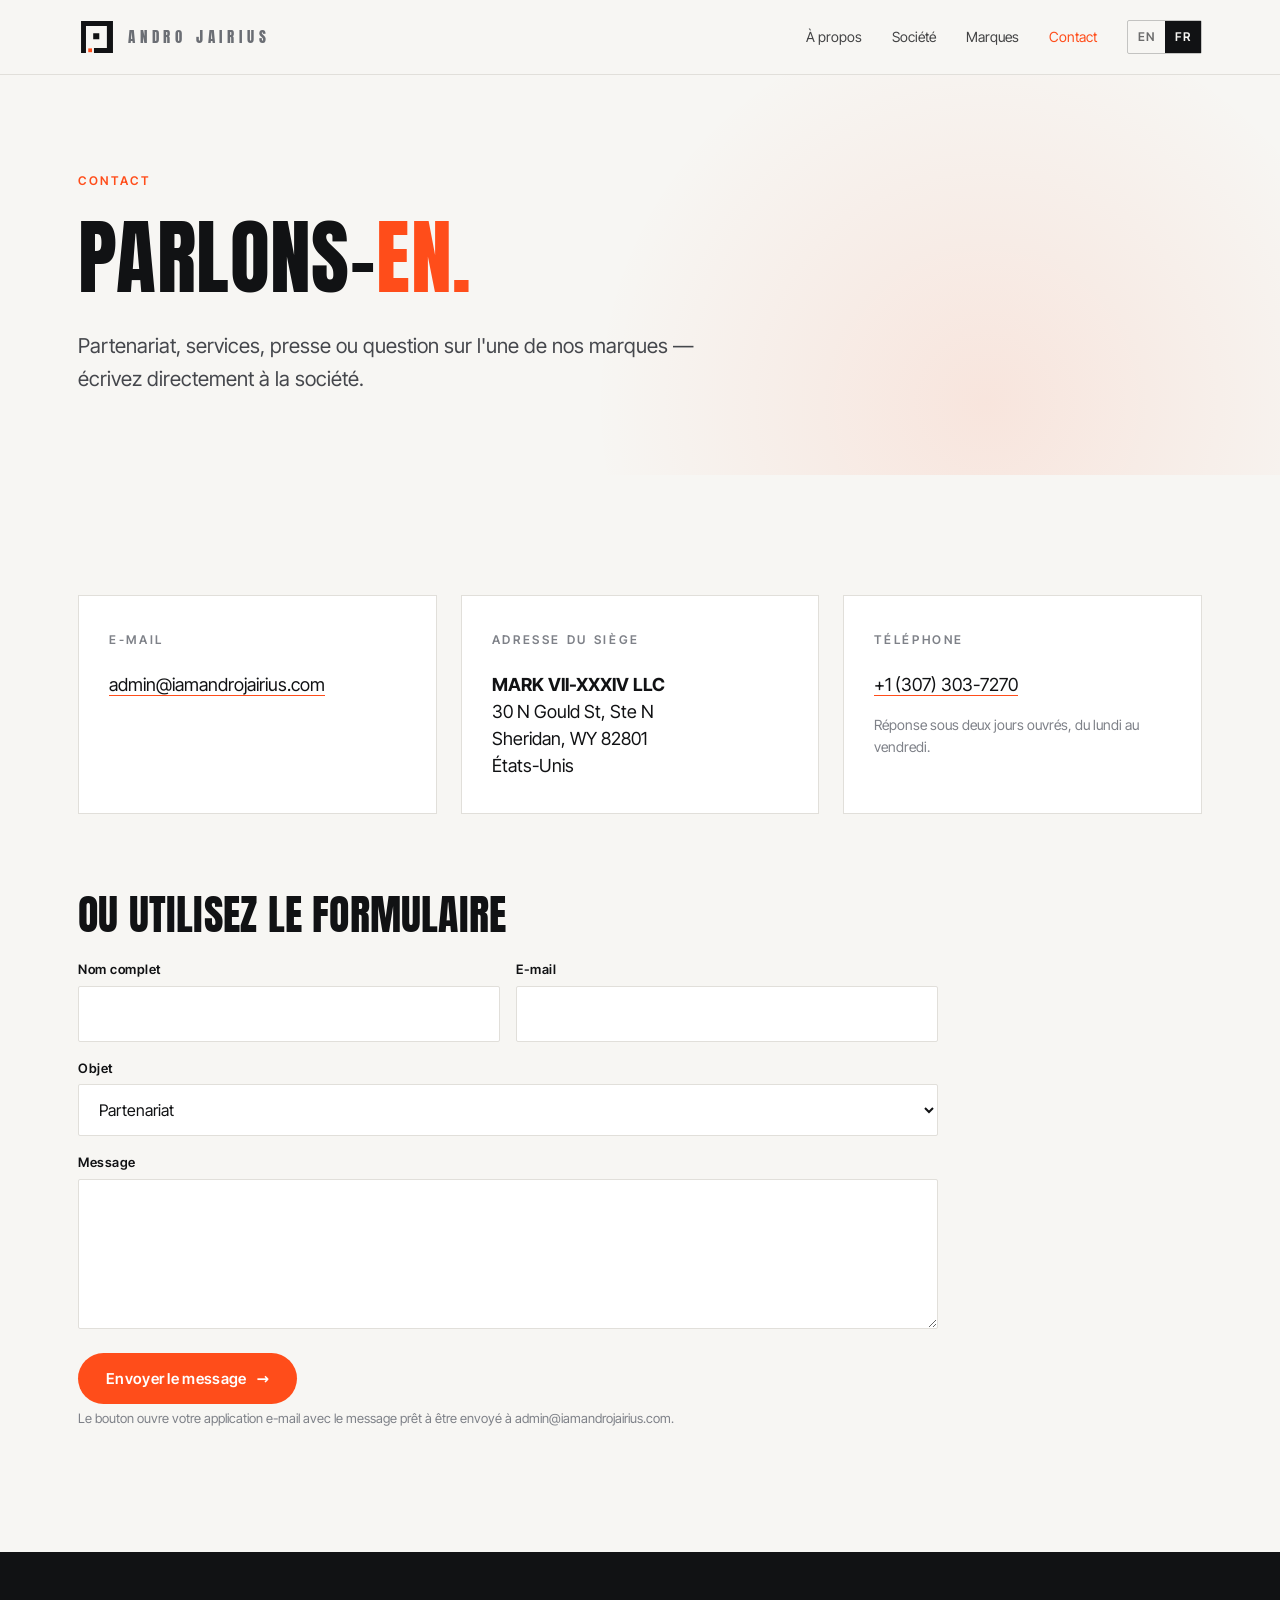
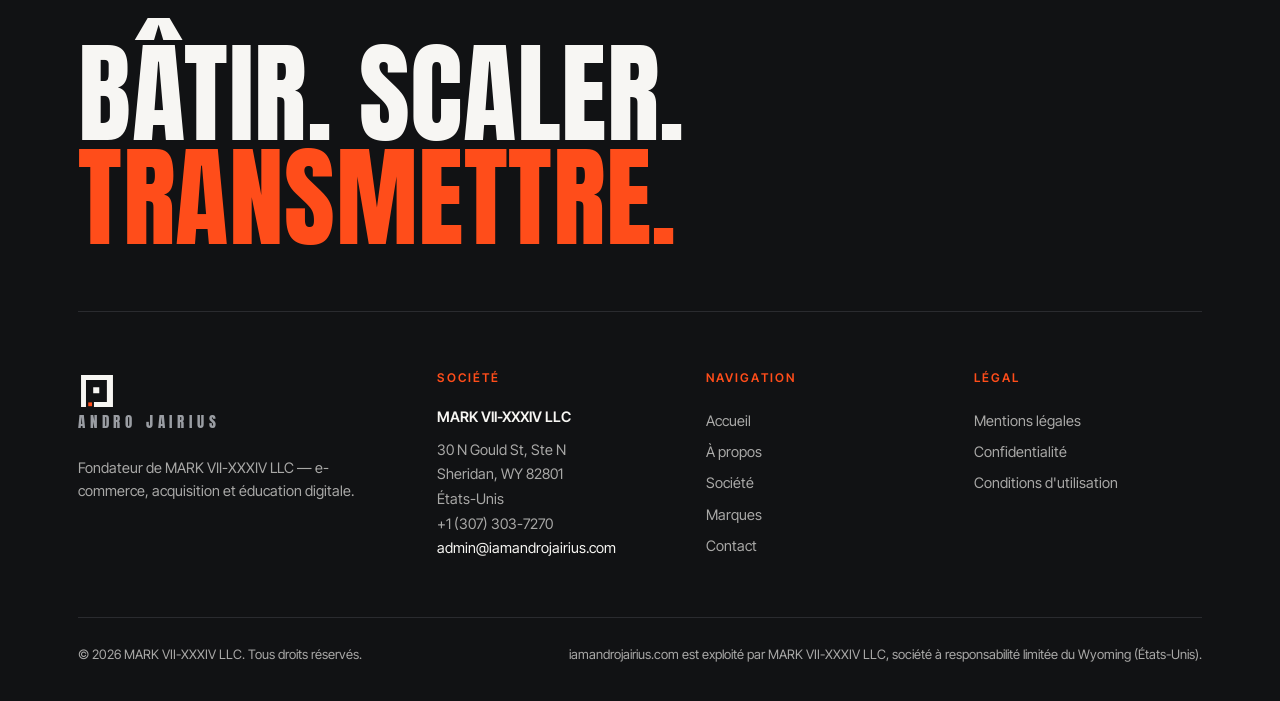
<file: fr/contact.html>
<!DOCTYPE html>
<html lang="fr">
<head>
<meta charset="utf-8">
<meta name="viewport" content="width=device-width,initial-scale=1">
<title>Contact — Andro Jairius | MARK VII-XXXIV LLC</title>
<meta name="description" content="Contacter MARK VII-XXXIV LLC : e-mail admin@iamandrojairius.com, siège à Sheridan, Wyoming.">
<link rel="canonical" href="https://iamandrojairius.com/fr/contact.html">
<link rel="alternate" hreflang="en" href="https://iamandrojairius.com/contact.html">
<link rel="alternate" hreflang="fr" href="https://iamandrojairius.com/fr/contact.html">
<link rel="alternate" hreflang="x-default" href="https://iamandrojairius.com/contact.html">
<meta property="og:type" content="website">
<meta property="og:site_name" content="Andro Jairius — MARK VII-XXXIV LLC">
<meta property="og:title" content="Contact — Andro Jairius | MARK VII-XXXIV LLC">
<meta property="og:description" content="Contacter MARK VII-XXXIV LLC : e-mail admin@iamandrojairius.com, siège à Sheridan, Wyoming.">
<meta property="og:url" content="https://iamandrojairius.com/fr/contact.html">
<meta property="og:image" content="https://iamandrojairius.com/assets/og.png">
<meta name="twitter:card" content="summary_large_image">
<meta name="theme-color" content="#0D0D0F">
<link rel="icon" href="../assets/logo.svg" type="image/svg+xml">
<link rel="apple-touch-icon" href="../assets/icon-180.png">
<link rel="preload" href="../assets/fonts/instrument-serif-latin-400-normal.woff2" as="font" type="font/woff2" crossorigin>
<link rel="stylesheet" href="../assets/site.css">
<script type="application/ld+json">{"@context": "https://schema.org", "@type": "Organization", "name": "MARK VII-XXXIV LLC", "legalName": "MARK VII-XXXIV LLC", "url": "https://iamandrojairius.com", "email": "admin@iamandrojairius.com", "telephone": "+13073037270", "logo": "https://iamandrojairius.com/assets/logo.svg", "address": {"@type": "PostalAddress", "streetAddress": "30 N Gould St, Ste N", "addressLocality": "Sheridan", "addressRegion": "WY", "postalCode": "82801", "addressCountry": "US"}, "founder": {"@type": "Person", "name": "Andro Jairius Kuissode"}}</script>
</head>
<body>
<header class="hdr">
 <div class="wrap">
  <a class="brand" href="../fr/" aria-label="Andro Jairius — Accueil">
   <svg viewBox="0 0 100 100" aria-hidden="true"><path fill="currentColor" d="M8 8h84v13H8zM8 8h13v84H8zM76 8h16v84H76zM42 79h50v13H42zM40 40h16v16H40z"/><rect x="27" y="80" width="10" height="10" fill="#FF4D1A"/></svg><b>ANDRO JAIRIUS</b>
  </a>
  <nav class="nav" id="nav">
   <a href="../fr/about.html">À propos</a><a href="../fr/company.html">Société</a><a href="../fr/index.html#ventures">Marques</a><a href="../fr/contact.html" class=on>Contact</a>
   <div class="lang" aria-label="Language"><a href="../contact.html" lang="en">EN</a><a href="../fr/contact.html" lang="fr" class=on>FR</a></div>
  </nav>
  <button class="burger" aria-label="Menu" aria-controls="nav" aria-expanded="false"><span></span><span></span><span></span></button>
 </div>
</header>
<main>
<section class="hero page-hero"><div class="wrap"><p class="eyebrow gold reveal">Contact</p><h1 class="reveal">Parlons-<em>en.</em></h1><p class="lead reveal">Partenariat, services, presse ou question sur l'une de nos marques — écrivez directement à la société.</p></div></section>
<section><div class="wrap">
 <div class="reveal"><div class="contact-grid">
 <div class="c-card"><p class="eyebrow">E-mail</p><a href="mailto:admin@iamandrojairius.com">admin@iamandrojairius.com</a></div>
 <div class="c-card"><p class="eyebrow">Adresse du siège</p><address><b>MARK VII-XXXIV LLC</b><br>30 N Gould St, Ste N<br>Sheridan, WY 82801<br>États-Unis</address></div>
 <div class="c-card"><p class="eyebrow">Téléphone</p><a href="tel:+13073037270">+1 (307) 303-7270</a><p style="font-size:14px;color:var(--stone);margin-top:14px">Réponse sous deux jours ouvrés, du lundi au vendredi.</p></div>
</div></div>
 <div class="prose reveal" style="max-width:860px;margin-top:80px">
  <h2 style="margin-top:0">Ou utilisez le formulaire</h2>
  <form class="cf" id="cf" data-to="admin@iamandrojairius.com">
   <div><label for="cf-n">Nom complet</label><input id="cf-n" name="name" required autocomplete="name"></div>
   <div><label for="cf-e">E-mail</label><input id="cf-e" name="email" type="email" required autocomplete="email"></div>
   <div class="full"><label for="cf-s">Objet</label><select id="cf-s" name="subject"><option>Partenariat</option><option>Services marketing</option><option>Dgtl Ops — question sur un guide</option><option>Presse</option><option>Autre</option></select></div>
   <div class="full"><label for="cf-m">Message</label><textarea id="cf-m" name="message" required></textarea></div>
   <div class="full"><button class="btn btn-gold" type="submit" style="border:0;cursor:pointer">Envoyer le message <span class="arrow" aria-hidden="true">→</span></button><br><small>Le bouton ouvre votre application e-mail avec le message prêt à être envoyé à admin@iamandrojairius.com.</small></div>
  </form>
 </div>
</div></section></main>
<footer class="ftr">
 <div class="wrap">
  <div class="big">Bâtir. Scaler. <em>Transmettre.</em></div>
  <div class="fcols">
   <div>
    <a class="brand" href="../fr/" style="color:var(--ivory);margin-bottom:18px"><svg viewBox="0 0 100 100" aria-hidden="true"><path fill="currentColor" d="M8 8h84v13H8zM8 8h13v84H8zM76 8h16v84H76zM42 79h50v13H42zM40 40h16v16H40z"/><rect x="27" y="80" width="10" height="10" fill="#FF4D1A"/></svg><b>ANDRO JAIRIUS</b></a>
    <p style="max-width:300px;margin-top:16px">Fondateur de MARK VII-XXXIV LLC — e-commerce, acquisition et éducation digitale.</p>
   </div>
   <div>
    <h4>Société</h4>
    <address><span class="legal-name">MARK VII-XXXIV LLC</span>30 N Gould St, Ste N<br>Sheridan, WY 82801<br>États-Unis<br><a href="tel:+13073037270" style="display:inline">+1 (307) 303-7270</a><br><a href="mailto:admin@iamandrojairius.com" style="display:inline;color:var(--ivory)">admin@iamandrojairius.com</a></address>
   </div>
   <div><h4>Navigation</h4><a href="../fr/">Accueil</a><a href="../fr/about.html">À propos</a><a href="../fr/company.html">Société</a><a href="../fr/index.html#ventures">Marques</a><a href="../fr/contact.html">Contact</a></div>
   <div><h4>Légal</h4><a href="../fr/legal.html">Mentions légales</a><a href="../fr/privacy.html">Confidentialité</a><a href="../fr/terms.html">Conditions d'utilisation</a></div>
  </div>
  <div class="fbot"><span>© 2026 MARK VII-XXXIV LLC. Tous droits réservés.</span><span>iamandrojairius.com est exploité par MARK VII-XXXIV LLC, société à responsabilité limitée du Wyoming (États-Unis).</span></div>
 </div>
</footer>
<script src="../assets/site.js" defer></script>
</body>
</html>
</file>
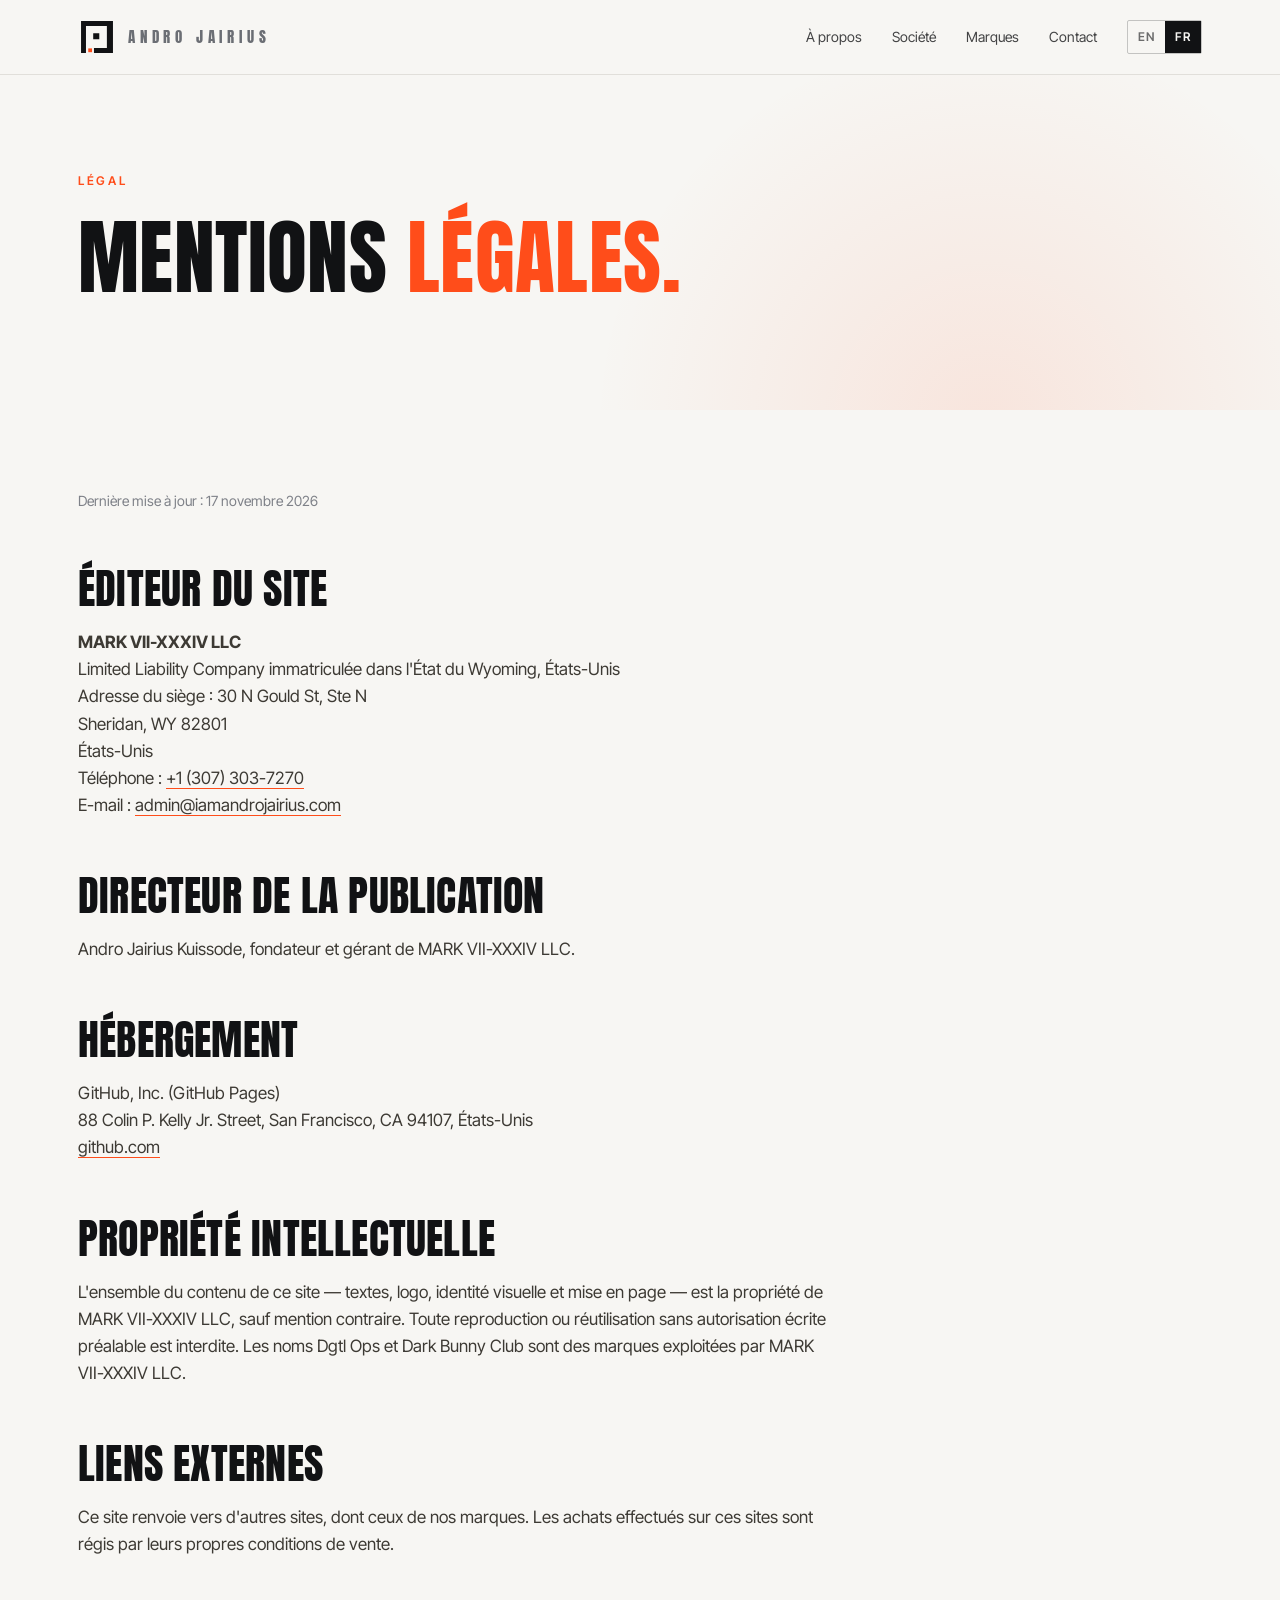
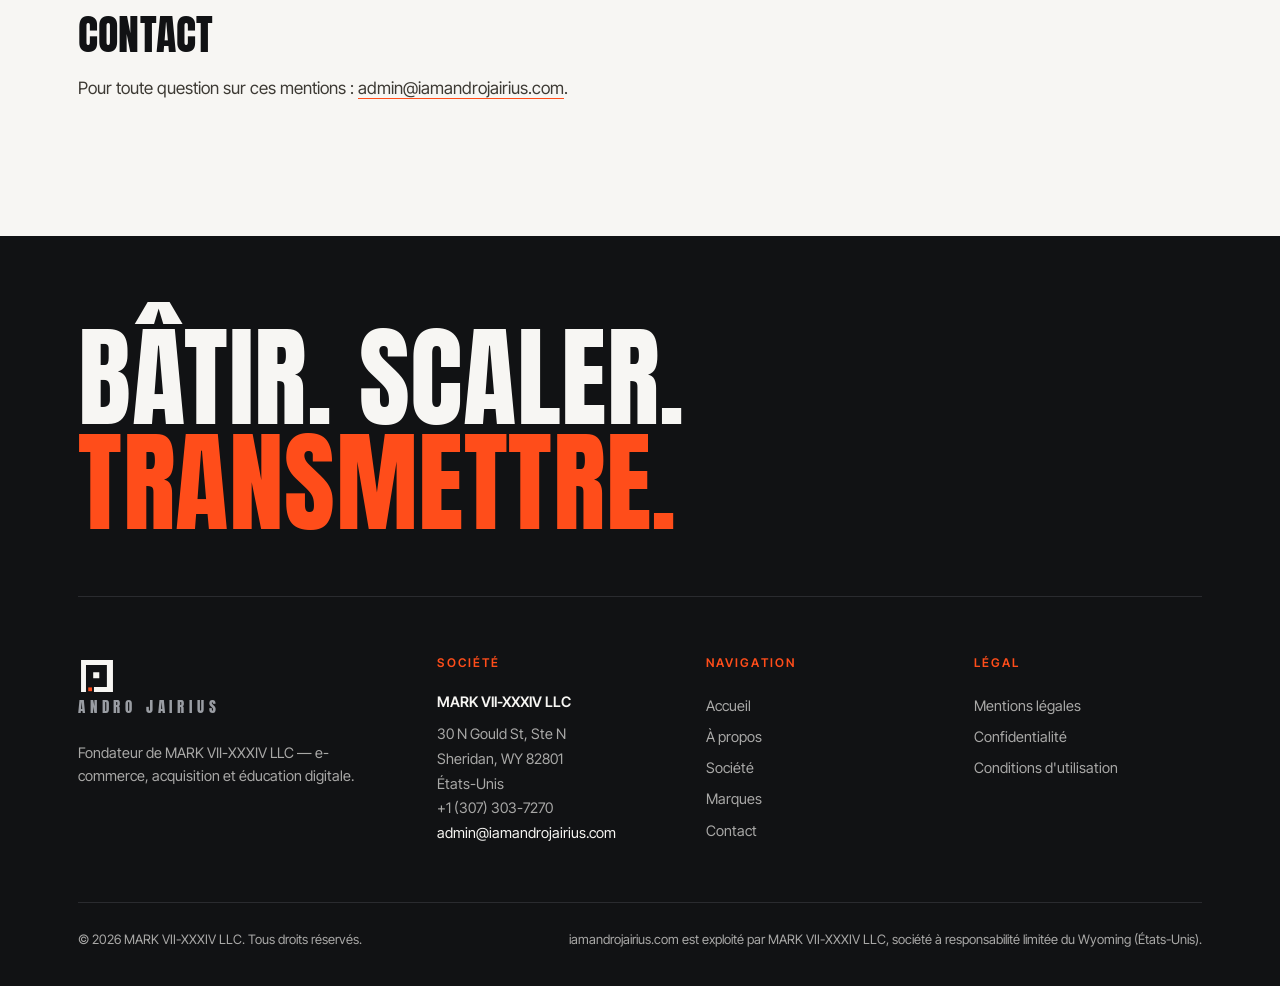
<file: fr/legal.html>
<!DOCTYPE html>
<html lang="fr">
<head>
<meta charset="utf-8">
<meta name="viewport" content="width=device-width,initial-scale=1">
<title>Mentions légales — MARK VII-XXXIV LLC</title>
<meta name="description" content="Mentions légales du site iamandrojairius.com, édité par MARK VII-XXXIV LLC.">
<link rel="canonical" href="https://iamandrojairius.com/fr/legal.html">
<link rel="alternate" hreflang="en" href="https://iamandrojairius.com/legal.html">
<link rel="alternate" hreflang="fr" href="https://iamandrojairius.com/fr/legal.html">
<link rel="alternate" hreflang="x-default" href="https://iamandrojairius.com/legal.html">
<meta property="og:type" content="website">
<meta property="og:site_name" content="Andro Jairius — MARK VII-XXXIV LLC">
<meta property="og:title" content="Mentions légales — MARK VII-XXXIV LLC">
<meta property="og:description" content="Mentions légales du site iamandrojairius.com, édité par MARK VII-XXXIV LLC.">
<meta property="og:url" content="https://iamandrojairius.com/fr/legal.html">
<meta property="og:image" content="https://iamandrojairius.com/assets/og.png">
<meta name="twitter:card" content="summary_large_image">
<meta name="theme-color" content="#0D0D0F">
<link rel="icon" href="../assets/logo.svg" type="image/svg+xml">
<link rel="apple-touch-icon" href="../assets/icon-180.png">
<link rel="preload" href="../assets/fonts/instrument-serif-latin-400-normal.woff2" as="font" type="font/woff2" crossorigin>
<link rel="stylesheet" href="../assets/site.css">
<script type="application/ld+json">{"@context": "https://schema.org", "@type": "Organization", "name": "MARK VII-XXXIV LLC", "legalName": "MARK VII-XXXIV LLC", "url": "https://iamandrojairius.com", "email": "admin@iamandrojairius.com", "telephone": "+13073037270", "logo": "https://iamandrojairius.com/assets/logo.svg", "address": {"@type": "PostalAddress", "streetAddress": "30 N Gould St, Ste N", "addressLocality": "Sheridan", "addressRegion": "WY", "postalCode": "82801", "addressCountry": "US"}, "founder": {"@type": "Person", "name": "Andro Jairius Kuissode"}}</script>
</head>
<body>
<header class="hdr">
 <div class="wrap">
  <a class="brand" href="../fr/" aria-label="Andro Jairius — Accueil">
   <svg viewBox="0 0 100 100" aria-hidden="true"><path fill="currentColor" d="M8 8h84v13H8zM8 8h13v84H8zM76 8h16v84H76zM42 79h50v13H42zM40 40h16v16H40z"/><rect x="27" y="80" width="10" height="10" fill="#FF4D1A"/></svg><b>ANDRO JAIRIUS</b>
  </a>
  <nav class="nav" id="nav">
   <a href="../fr/about.html">À propos</a><a href="../fr/company.html">Société</a><a href="../fr/index.html#ventures">Marques</a><a href="../fr/contact.html">Contact</a>
   <div class="lang" aria-label="Language"><a href="../legal.html" lang="en">EN</a><a href="../fr/legal.html" lang="fr" class=on>FR</a></div>
  </nav>
  <button class="burger" aria-label="Menu" aria-controls="nav" aria-expanded="false"><span></span><span></span><span></span></button>
 </div>
</header>
<main>
<section class="hero page-hero"><div class="wrap"><p class="eyebrow gold reveal">Légal</p><h1 class="reveal">Mentions <em>légales.</em></h1></div></section><section style="padding-top:80px"><div class="wrap"><div class="prose reveal"><p class="updated">Dernière mise à jour : 17 novembre 2026</p>
<h2>Éditeur du site</h2><p><b>MARK VII-XXXIV LLC</b><br>Limited Liability Company immatriculée dans l'État du Wyoming, États-Unis<br>Adresse du siège : 30 N Gould St, Ste N<br>Sheridan, WY 82801<br>États-Unis<br>Téléphone : <a href="tel:+13073037270">+1 (307) 303-7270</a><br>E-mail : <a href="mailto:admin@iamandrojairius.com">admin@iamandrojairius.com</a></p>
<h2>Directeur de la publication</h2><p>Andro Jairius Kuissode, fondateur et gérant de MARK VII-XXXIV LLC.</p>
<h2>Hébergement</h2><p>GitHub, Inc. (GitHub Pages)<br>88 Colin P. Kelly Jr. Street, San Francisco, CA 94107, États-Unis<br><a href="https://github.com" target="_blank" rel="noopener">github.com</a></p>
<h2>Propriété intellectuelle</h2><p>L'ensemble du contenu de ce site — textes, logo, identité visuelle et mise en page — est la propriété de MARK VII-XXXIV LLC, sauf mention contraire. Toute reproduction ou réutilisation sans autorisation écrite préalable est interdite. Les noms Dgtl Ops et Dark Bunny Club sont des marques exploitées par MARK VII-XXXIV LLC.</p>
<h2>Liens externes</h2><p>Ce site renvoie vers d'autres sites, dont ceux de nos marques. Les achats effectués sur ces sites sont régis par leurs propres conditions de vente.</p>
<h2>Contact</h2><p>Pour toute question sur ces mentions : <a href="mailto:admin@iamandrojairius.com">admin@iamandrojairius.com</a>.</p></div></div></section></main>
<footer class="ftr">
 <div class="wrap">
  <div class="big">Bâtir. Scaler. <em>Transmettre.</em></div>
  <div class="fcols">
   <div>
    <a class="brand" href="../fr/" style="color:var(--ivory);margin-bottom:18px"><svg viewBox="0 0 100 100" aria-hidden="true"><path fill="currentColor" d="M8 8h84v13H8zM8 8h13v84H8zM76 8h16v84H76zM42 79h50v13H42zM40 40h16v16H40z"/><rect x="27" y="80" width="10" height="10" fill="#FF4D1A"/></svg><b>ANDRO JAIRIUS</b></a>
    <p style="max-width:300px;margin-top:16px">Fondateur de MARK VII-XXXIV LLC — e-commerce, acquisition et éducation digitale.</p>
   </div>
   <div>
    <h4>Société</h4>
    <address><span class="legal-name">MARK VII-XXXIV LLC</span>30 N Gould St, Ste N<br>Sheridan, WY 82801<br>États-Unis<br><a href="tel:+13073037270" style="display:inline">+1 (307) 303-7270</a><br><a href="mailto:admin@iamandrojairius.com" style="display:inline;color:var(--ivory)">admin@iamandrojairius.com</a></address>
   </div>
   <div><h4>Navigation</h4><a href="../fr/">Accueil</a><a href="../fr/about.html">À propos</a><a href="../fr/company.html">Société</a><a href="../fr/index.html#ventures">Marques</a><a href="../fr/contact.html">Contact</a></div>
   <div><h4>Légal</h4><a href="../fr/legal.html">Mentions légales</a><a href="../fr/privacy.html">Confidentialité</a><a href="../fr/terms.html">Conditions d'utilisation</a></div>
  </div>
  <div class="fbot"><span>© 2026 MARK VII-XXXIV LLC. Tous droits réservés.</span><span>iamandrojairius.com est exploité par MARK VII-XXXIV LLC, société à responsabilité limitée du Wyoming (États-Unis).</span></div>
 </div>
</footer>
<script src="../assets/site.js" defer></script>
</body>
</html>
</file>
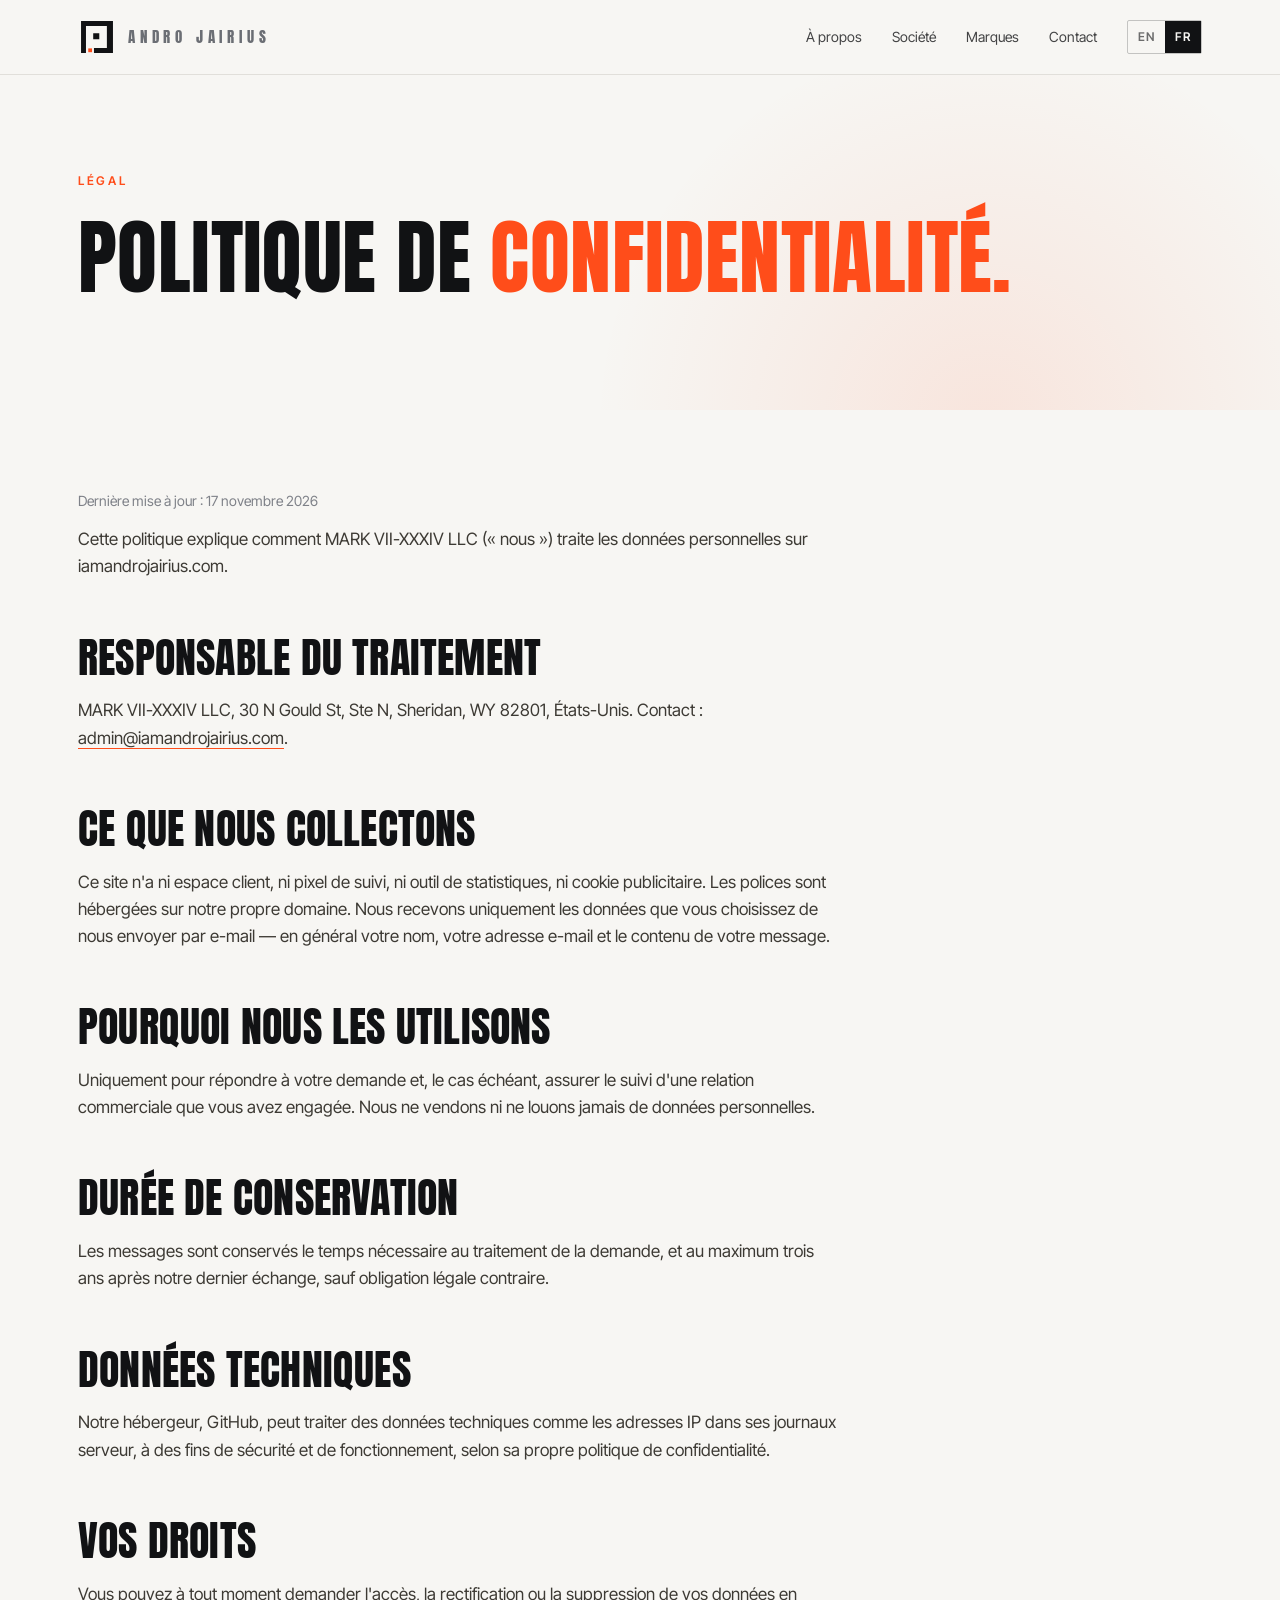
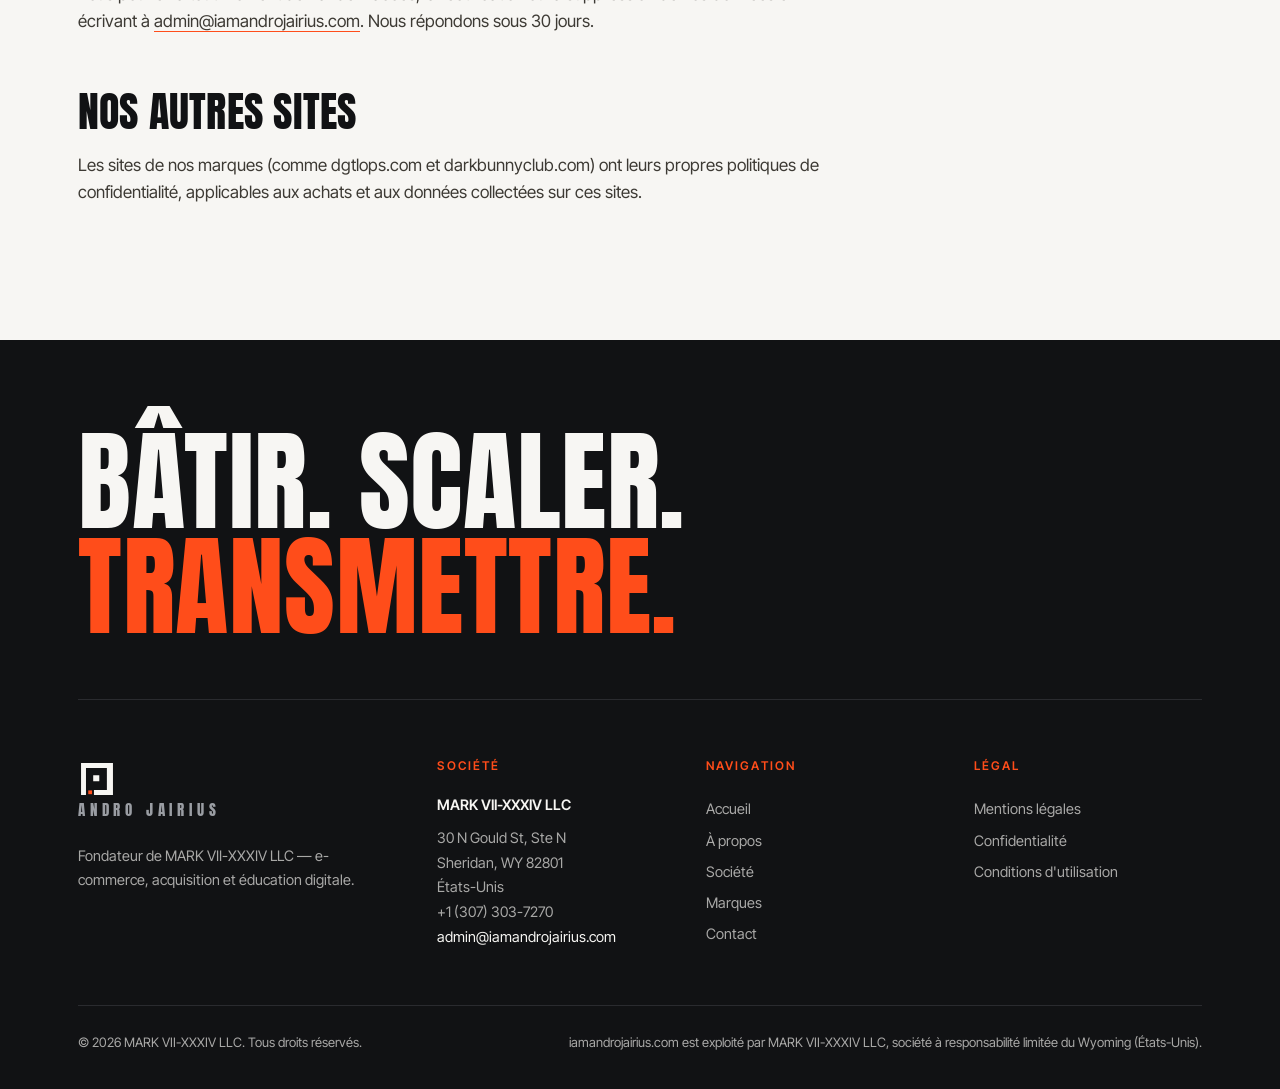
<file: fr/privacy.html>
<!DOCTYPE html>
<html lang="fr">
<head>
<meta charset="utf-8">
<meta name="viewport" content="width=device-width,initial-scale=1">
<title>Politique de confidentialité — MARK VII-XXXIV LLC</title>
<meta name="description" content="Politique de confidentialité du site iamandrojairius.com (MARK VII-XXXIV LLC).">
<link rel="canonical" href="https://iamandrojairius.com/fr/privacy.html">
<link rel="alternate" hreflang="en" href="https://iamandrojairius.com/privacy.html">
<link rel="alternate" hreflang="fr" href="https://iamandrojairius.com/fr/privacy.html">
<link rel="alternate" hreflang="x-default" href="https://iamandrojairius.com/privacy.html">
<meta property="og:type" content="website">
<meta property="og:site_name" content="Andro Jairius — MARK VII-XXXIV LLC">
<meta property="og:title" content="Politique de confidentialité — MARK VII-XXXIV LLC">
<meta property="og:description" content="Politique de confidentialité du site iamandrojairius.com (MARK VII-XXXIV LLC).">
<meta property="og:url" content="https://iamandrojairius.com/fr/privacy.html">
<meta property="og:image" content="https://iamandrojairius.com/assets/og.png">
<meta name="twitter:card" content="summary_large_image">
<meta name="theme-color" content="#0D0D0F">
<link rel="icon" href="../assets/logo.svg" type="image/svg+xml">
<link rel="apple-touch-icon" href="../assets/icon-180.png">
<link rel="preload" href="../assets/fonts/instrument-serif-latin-400-normal.woff2" as="font" type="font/woff2" crossorigin>
<link rel="stylesheet" href="../assets/site.css">
<script type="application/ld+json">{"@context": "https://schema.org", "@type": "Organization", "name": "MARK VII-XXXIV LLC", "legalName": "MARK VII-XXXIV LLC", "url": "https://iamandrojairius.com", "email": "admin@iamandrojairius.com", "telephone": "+13073037270", "logo": "https://iamandrojairius.com/assets/logo.svg", "address": {"@type": "PostalAddress", "streetAddress": "30 N Gould St, Ste N", "addressLocality": "Sheridan", "addressRegion": "WY", "postalCode": "82801", "addressCountry": "US"}, "founder": {"@type": "Person", "name": "Andro Jairius Kuissode"}}</script>
</head>
<body>
<header class="hdr">
 <div class="wrap">
  <a class="brand" href="../fr/" aria-label="Andro Jairius — Accueil">
   <svg viewBox="0 0 100 100" aria-hidden="true"><path fill="currentColor" d="M8 8h84v13H8zM8 8h13v84H8zM76 8h16v84H76zM42 79h50v13H42zM40 40h16v16H40z"/><rect x="27" y="80" width="10" height="10" fill="#FF4D1A"/></svg><b>ANDRO JAIRIUS</b>
  </a>
  <nav class="nav" id="nav">
   <a href="../fr/about.html">À propos</a><a href="../fr/company.html">Société</a><a href="../fr/index.html#ventures">Marques</a><a href="../fr/contact.html">Contact</a>
   <div class="lang" aria-label="Language"><a href="../privacy.html" lang="en">EN</a><a href="../fr/privacy.html" lang="fr" class=on>FR</a></div>
  </nav>
  <button class="burger" aria-label="Menu" aria-controls="nav" aria-expanded="false"><span></span><span></span><span></span></button>
 </div>
</header>
<main>
<section class="hero page-hero"><div class="wrap"><p class="eyebrow gold reveal">Légal</p><h1 class="reveal">Politique de <em>confidentialité.</em></h1></div></section><section style="padding-top:80px"><div class="wrap"><div class="prose reveal"><p class="updated">Dernière mise à jour : 17 novembre 2026</p>
<p>Cette politique explique comment MARK VII-XXXIV LLC (« nous ») traite les données personnelles sur iamandrojairius.com.</p>
<h2>Responsable du traitement</h2><p>MARK VII-XXXIV LLC, 30 N Gould St, Ste N, Sheridan, WY 82801, États-Unis. Contact : <a href="mailto:admin@iamandrojairius.com">admin@iamandrojairius.com</a>.</p>
<h2>Ce que nous collectons</h2><p>Ce site n'a ni espace client, ni pixel de suivi, ni outil de statistiques, ni cookie publicitaire. Les polices sont hébergées sur notre propre domaine. Nous recevons uniquement les données que vous choisissez de nous envoyer par e-mail — en général votre nom, votre adresse e-mail et le contenu de votre message.</p>
<h2>Pourquoi nous les utilisons</h2><p>Uniquement pour répondre à votre demande et, le cas échéant, assurer le suivi d'une relation commerciale que vous avez engagée. Nous ne vendons ni ne louons jamais de données personnelles.</p>
<h2>Durée de conservation</h2><p>Les messages sont conservés le temps nécessaire au traitement de la demande, et au maximum trois ans après notre dernier échange, sauf obligation légale contraire.</p>
<h2>Données techniques</h2><p>Notre hébergeur, GitHub, peut traiter des données techniques comme les adresses IP dans ses journaux serveur, à des fins de sécurité et de fonctionnement, selon sa propre politique de confidentialité.</p>
<h2>Vos droits</h2><p>Vous pouvez à tout moment demander l'accès, la rectification ou la suppression de vos données en écrivant à <a href="mailto:admin@iamandrojairius.com">admin@iamandrojairius.com</a>. Nous répondons sous 30 jours.</p>
<h2>Nos autres sites</h2><p>Les sites de nos marques (comme dgtlops.com et darkbunnyclub.com) ont leurs propres politiques de confidentialité, applicables aux achats et aux données collectées sur ces sites.</p></div></div></section></main>
<footer class="ftr">
 <div class="wrap">
  <div class="big">Bâtir. Scaler. <em>Transmettre.</em></div>
  <div class="fcols">
   <div>
    <a class="brand" href="../fr/" style="color:var(--ivory);margin-bottom:18px"><svg viewBox="0 0 100 100" aria-hidden="true"><path fill="currentColor" d="M8 8h84v13H8zM8 8h13v84H8zM76 8h16v84H76zM42 79h50v13H42zM40 40h16v16H40z"/><rect x="27" y="80" width="10" height="10" fill="#FF4D1A"/></svg><b>ANDRO JAIRIUS</b></a>
    <p style="max-width:300px;margin-top:16px">Fondateur de MARK VII-XXXIV LLC — e-commerce, acquisition et éducation digitale.</p>
   </div>
   <div>
    <h4>Société</h4>
    <address><span class="legal-name">MARK VII-XXXIV LLC</span>30 N Gould St, Ste N<br>Sheridan, WY 82801<br>États-Unis<br><a href="tel:+13073037270" style="display:inline">+1 (307) 303-7270</a><br><a href="mailto:admin@iamandrojairius.com" style="display:inline;color:var(--ivory)">admin@iamandrojairius.com</a></address>
   </div>
   <div><h4>Navigation</h4><a href="../fr/">Accueil</a><a href="../fr/about.html">À propos</a><a href="../fr/company.html">Société</a><a href="../fr/index.html#ventures">Marques</a><a href="../fr/contact.html">Contact</a></div>
   <div><h4>Légal</h4><a href="../fr/legal.html">Mentions légales</a><a href="../fr/privacy.html">Confidentialité</a><a href="../fr/terms.html">Conditions d'utilisation</a></div>
  </div>
  <div class="fbot"><span>© 2026 MARK VII-XXXIV LLC. Tous droits réservés.</span><span>iamandrojairius.com est exploité par MARK VII-XXXIV LLC, société à responsabilité limitée du Wyoming (États-Unis).</span></div>
 </div>
</footer>
<script src="../assets/site.js" defer></script>
</body>
</html>
</file>
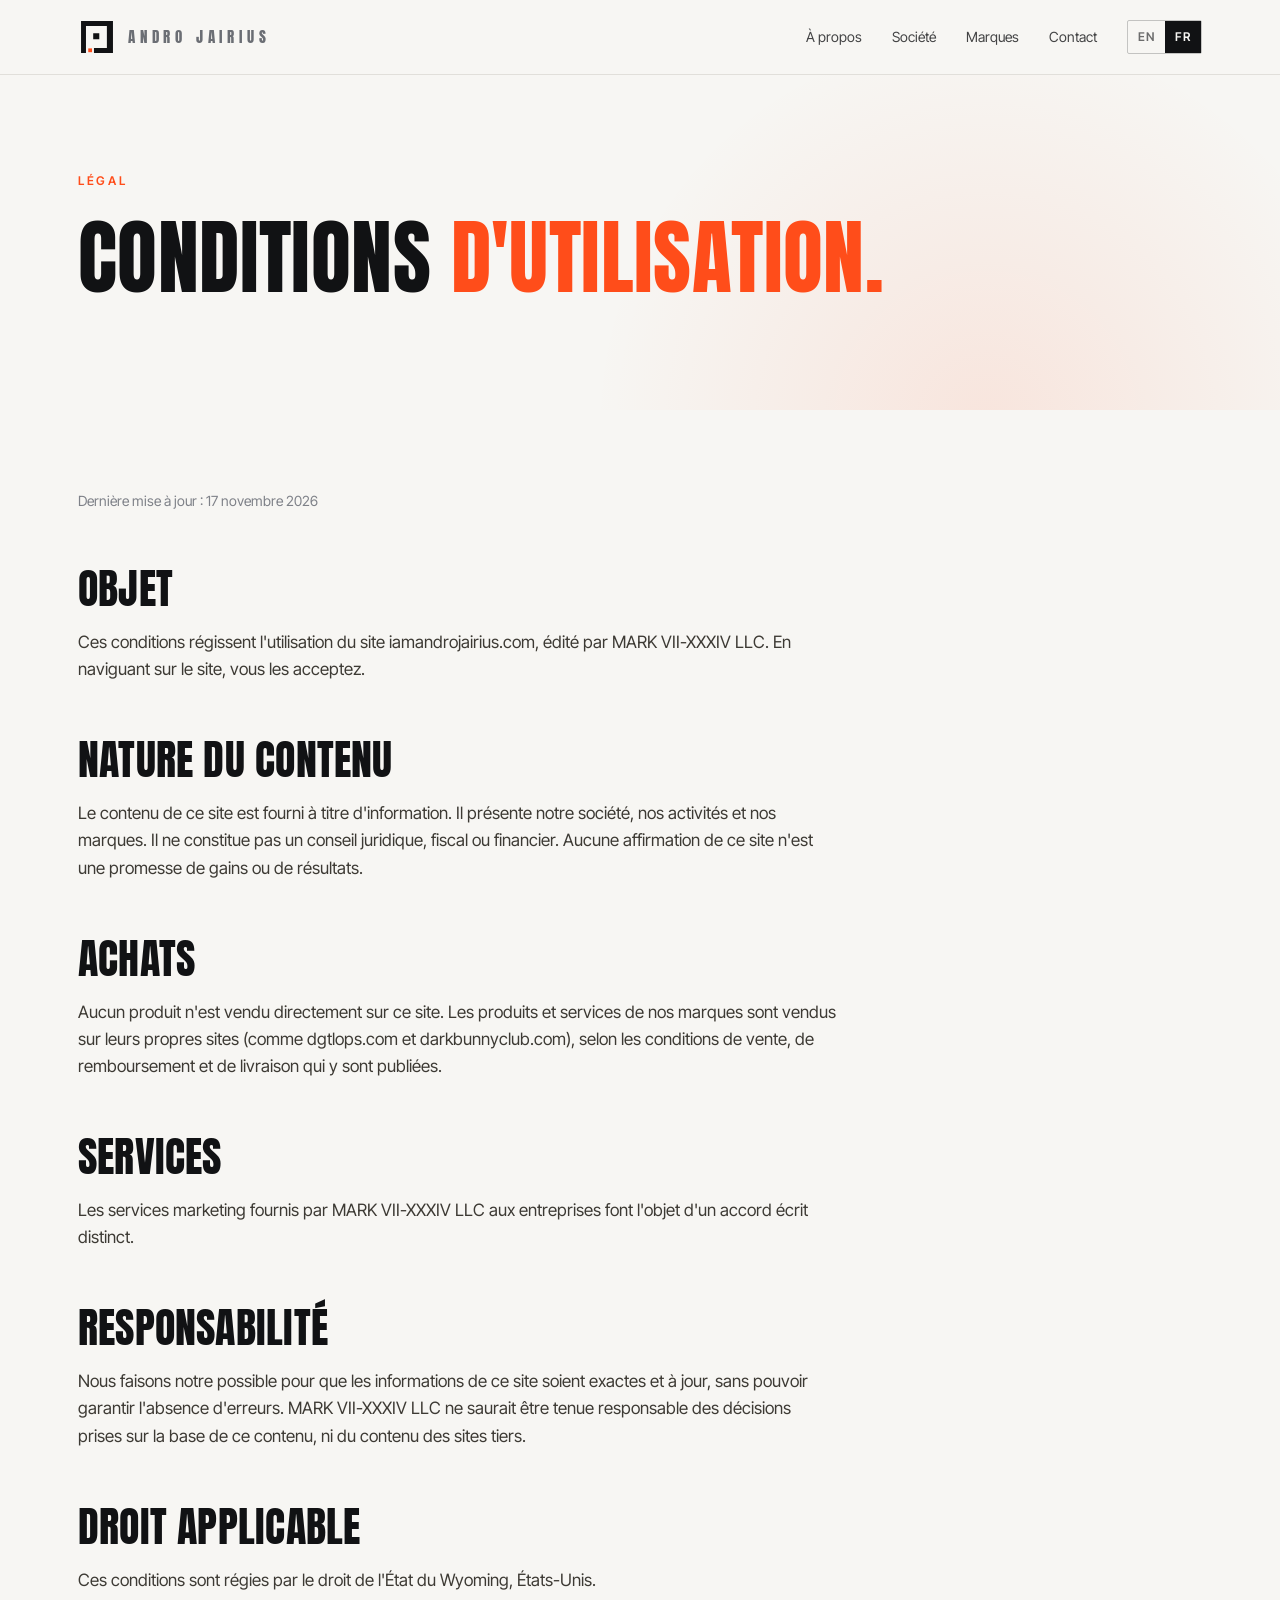
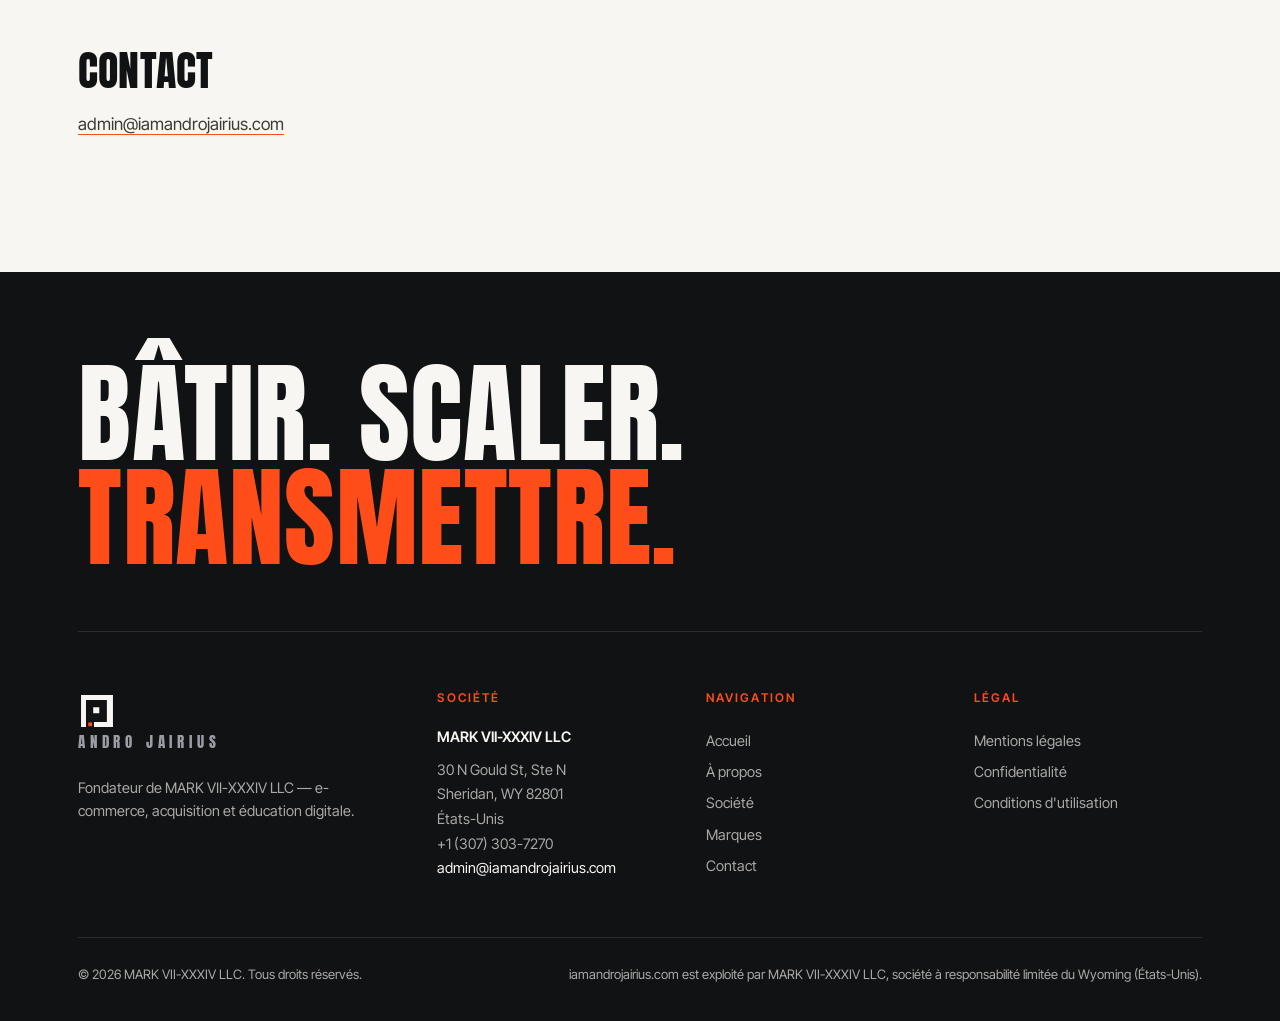
<file: fr/terms.html>
<!DOCTYPE html>
<html lang="fr">
<head>
<meta charset="utf-8">
<meta name="viewport" content="width=device-width,initial-scale=1">
<title>Conditions d'utilisation — MARK VII-XXXIV LLC</title>
<meta name="description" content="Conditions d'utilisation du site iamandrojairius.com (MARK VII-XXXIV LLC).">
<link rel="canonical" href="https://iamandrojairius.com/fr/terms.html">
<link rel="alternate" hreflang="en" href="https://iamandrojairius.com/terms.html">
<link rel="alternate" hreflang="fr" href="https://iamandrojairius.com/fr/terms.html">
<link rel="alternate" hreflang="x-default" href="https://iamandrojairius.com/terms.html">
<meta property="og:type" content="website">
<meta property="og:site_name" content="Andro Jairius — MARK VII-XXXIV LLC">
<meta property="og:title" content="Conditions d'utilisation — MARK VII-XXXIV LLC">
<meta property="og:description" content="Conditions d'utilisation du site iamandrojairius.com (MARK VII-XXXIV LLC).">
<meta property="og:url" content="https://iamandrojairius.com/fr/terms.html">
<meta property="og:image" content="https://iamandrojairius.com/assets/og.png">
<meta name="twitter:card" content="summary_large_image">
<meta name="theme-color" content="#0D0D0F">
<link rel="icon" href="../assets/logo.svg" type="image/svg+xml">
<link rel="apple-touch-icon" href="../assets/icon-180.png">
<link rel="preload" href="../assets/fonts/instrument-serif-latin-400-normal.woff2" as="font" type="font/woff2" crossorigin>
<link rel="stylesheet" href="../assets/site.css">
<script type="application/ld+json">{"@context": "https://schema.org", "@type": "Organization", "name": "MARK VII-XXXIV LLC", "legalName": "MARK VII-XXXIV LLC", "url": "https://iamandrojairius.com", "email": "admin@iamandrojairius.com", "telephone": "+13073037270", "logo": "https://iamandrojairius.com/assets/logo.svg", "address": {"@type": "PostalAddress", "streetAddress": "30 N Gould St, Ste N", "addressLocality": "Sheridan", "addressRegion": "WY", "postalCode": "82801", "addressCountry": "US"}, "founder": {"@type": "Person", "name": "Andro Jairius Kuissode"}}</script>
</head>
<body>
<header class="hdr">
 <div class="wrap">
  <a class="brand" href="../fr/" aria-label="Andro Jairius — Accueil">
   <svg viewBox="0 0 100 100" aria-hidden="true"><path fill="currentColor" d="M8 8h84v13H8zM8 8h13v84H8zM76 8h16v84H76zM42 79h50v13H42zM40 40h16v16H40z"/><rect x="27" y="80" width="10" height="10" fill="#FF4D1A"/></svg><b>ANDRO JAIRIUS</b>
  </a>
  <nav class="nav" id="nav">
   <a href="../fr/about.html">À propos</a><a href="../fr/company.html">Société</a><a href="../fr/index.html#ventures">Marques</a><a href="../fr/contact.html">Contact</a>
   <div class="lang" aria-label="Language"><a href="../terms.html" lang="en">EN</a><a href="../fr/terms.html" lang="fr" class=on>FR</a></div>
  </nav>
  <button class="burger" aria-label="Menu" aria-controls="nav" aria-expanded="false"><span></span><span></span><span></span></button>
 </div>
</header>
<main>
<section class="hero page-hero"><div class="wrap"><p class="eyebrow gold reveal">Légal</p><h1 class="reveal">Conditions <em>d'utilisation.</em></h1></div></section><section style="padding-top:80px"><div class="wrap"><div class="prose reveal"><p class="updated">Dernière mise à jour : 17 novembre 2026</p>
<h2>Objet</h2><p>Ces conditions régissent l'utilisation du site iamandrojairius.com, édité par MARK VII-XXXIV LLC. En naviguant sur le site, vous les acceptez.</p>
<h2>Nature du contenu</h2><p>Le contenu de ce site est fourni à titre d'information. Il présente notre société, nos activités et nos marques. Il ne constitue pas un conseil juridique, fiscal ou financier. Aucune affirmation de ce site n'est une promesse de gains ou de résultats.</p>
<h2>Achats</h2><p>Aucun produit n'est vendu directement sur ce site. Les produits et services de nos marques sont vendus sur leurs propres sites (comme dgtlops.com et darkbunnyclub.com), selon les conditions de vente, de remboursement et de livraison qui y sont publiées.</p>
<h2>Services</h2><p>Les services marketing fournis par MARK VII-XXXIV LLC aux entreprises font l'objet d'un accord écrit distinct.</p>
<h2>Responsabilité</h2><p>Nous faisons notre possible pour que les informations de ce site soient exactes et à jour, sans pouvoir garantir l'absence d'erreurs. MARK VII-XXXIV LLC ne saurait être tenue responsable des décisions prises sur la base de ce contenu, ni du contenu des sites tiers.</p>
<h2>Droit applicable</h2><p>Ces conditions sont régies par le droit de l'État du Wyoming, États-Unis.</p>
<h2>Contact</h2><p><a href="mailto:admin@iamandrojairius.com">admin@iamandrojairius.com</a></p></div></div></section></main>
<footer class="ftr">
 <div class="wrap">
  <div class="big">Bâtir. Scaler. <em>Transmettre.</em></div>
  <div class="fcols">
   <div>
    <a class="brand" href="../fr/" style="color:var(--ivory);margin-bottom:18px"><svg viewBox="0 0 100 100" aria-hidden="true"><path fill="currentColor" d="M8 8h84v13H8zM8 8h13v84H8zM76 8h16v84H76zM42 79h50v13H42zM40 40h16v16H40z"/><rect x="27" y="80" width="10" height="10" fill="#FF4D1A"/></svg><b>ANDRO JAIRIUS</b></a>
    <p style="max-width:300px;margin-top:16px">Fondateur de MARK VII-XXXIV LLC — e-commerce, acquisition et éducation digitale.</p>
   </div>
   <div>
    <h4>Société</h4>
    <address><span class="legal-name">MARK VII-XXXIV LLC</span>30 N Gould St, Ste N<br>Sheridan, WY 82801<br>États-Unis<br><a href="tel:+13073037270" style="display:inline">+1 (307) 303-7270</a><br><a href="mailto:admin@iamandrojairius.com" style="display:inline;color:var(--ivory)">admin@iamandrojairius.com</a></address>
   </div>
   <div><h4>Navigation</h4><a href="../fr/">Accueil</a><a href="../fr/about.html">À propos</a><a href="../fr/company.html">Société</a><a href="../fr/index.html#ventures">Marques</a><a href="../fr/contact.html">Contact</a></div>
   <div><h4>Légal</h4><a href="../fr/legal.html">Mentions légales</a><a href="../fr/privacy.html">Confidentialité</a><a href="../fr/terms.html">Conditions d'utilisation</a></div>
  </div>
  <div class="fbot"><span>© 2026 MARK VII-XXXIV LLC. Tous droits réservés.</span><span>iamandrojairius.com est exploité par MARK VII-XXXIV LLC, société à responsabilité limitée du Wyoming (États-Unis).</span></div>
 </div>
</footer>
<script src="../assets/site.js" defer></script>
</body>
</html>
</file>
<file: assets/home.css>
@font-face{font-family:Anton;font-style:normal;font-weight:400;font-display:swap;src:url(fonts/anton-latin-400-normal.woff2) format("woff2")}
@font-face{font-family:"Inter Tight";font-style:normal;font-weight:100 900;font-display:swap;src:url(fonts/inter-tight-latin-wght-normal.woff2) format("woff2-variations");unicode-range:U+0000-00FF,U+0131,U+0152-0153,U+02BB-02BC,U+02C6,U+02DA,U+02DC,U+2000-206F,U+20AC,U+2122,U+2191,U+2193,U+2212,U+2215,U+FEFF,U+FFFD}
@font-face{font-family:"Inter Tight";font-style:normal;font-weight:100 900;font-display:swap;src:url(fonts/inter-tight-latin-ext-wght-normal.woff2) format("woff2-variations");unicode-range:U+0100-02AF,U+1E00-1EFF,U+2020,U+20A0-20AB,U+20AD-20C0,U+2113,U+2C60-2C7F,U+A720-A7FF}

:root{
  --ink:#111214;--graphite:#1A1B1E;--ink-3:#2A2B2F;
  --paper:#F7F6F3;--paper2:#ECEAE5;--paper3:#E1DFDA;
  --signal:#FF4D1A;--mute:#7E8188;--line:rgba(17,18,20,.14);
  --display:Anton,"Arial Narrow",Impact,sans-serif;
  --sans:"Inter Tight",system-ui,-apple-system,"Segoe UI",Roboto,sans-serif;
}
*{box-sizing:border-box;margin:0;padding:0}
html{scroll-behavior:smooth;-webkit-text-size-adjust:100%}
body{font-family:var(--sans);background:var(--paper);color:var(--graphite);overflow-x:hidden;-webkit-font-smoothing:antialiased}
.display{font-family:var(--display);font-weight:400;text-transform:uppercase;letter-spacing:.01em;line-height:.9}
a{color:inherit;text-decoration:none}
address{font-style:normal}
.mono{display:block}

#progress{position:fixed;top:0;left:0;height:3px;background:var(--signal);width:0;z-index:100}

/* nav */
.hnav{position:fixed;top:0;left:0;right:0;z-index:60;display:flex;justify-content:space-between;align-items:center;padding:18px 5vw;mix-blend-mode:difference;color:#fff}
.logo{display:flex;align-items:center;gap:12px}
.logo svg{width:34px;height:34px}
.logo b{font-size:12px;letter-spacing:.2em;text-transform:uppercase;font-weight:600}
.hnav .links{display:flex;gap:26px;font-size:13px;font-weight:500;align-items:center}
.hnav .lang{display:flex;gap:8px;font-size:12px;letter-spacing:.1em;opacity:.8}
.hnav .lang a.on{text-decoration:underline;text-underline-offset:4px}
.hnav .right{display:flex;gap:18px;align-items:center}
.hnav .cta{border:1px solid #fff;padding:9px 16px;border-radius:999px;font-size:13px;font-weight:500}
.burger{display:none;background:none;border:0;color:#fff;width:34px;height:34px;cursor:pointer;position:relative}
.burger span{position:absolute;left:6px;right:6px;height:2px;background:currentColor;transition:transform .3s,opacity .3s}
.burger span:nth-child(1){top:11px}.burger span:nth-child(2){top:21px}
.menu{position:fixed;inset:0;z-index:55;background:var(--ink);color:var(--paper);display:flex;flex-direction:column;justify-content:center;padding:0 7vw;gap:6px;opacity:0;pointer-events:none;transition:opacity .35s}
.menu a{font-family:var(--display);text-transform:uppercase;font-size:clamp(44px,13vw,80px);line-height:1.05}
.menu a:hover{color:var(--signal)}
.menu .small{display:flex;gap:18px;margin-top:30px;font-family:var(--sans);font-size:14px;text-transform:none}
.menu .small a{font-family:var(--sans);font-size:14px;text-transform:none}
body.open .menu{opacity:1;pointer-events:auto}
body.open .burger span:nth-child(1){transform:translateY(5px) rotate(45deg)}
body.open .burger span:nth-child(2){transform:translateY(-5px) rotate(-45deg)}
@media(max-width:860px){.hnav .links,.hnav .cta{display:none}.burger{display:block}}

/* hero */
.hero{height:100svh;min-height:600px;position:relative;display:flex;flex-direction:column;justify-content:flex-end;padding:0 5vw 6vh;background:var(--graphite);color:var(--paper);overflow:hidden}
.hero .glow{position:absolute;inset:0;background:radial-gradient(circle at var(--mx,70%) var(--my,30%),rgba(255,77,26,.35),transparent 42%)}
.hero .kicker{position:relative;font-size:13px;letter-spacing:.2em;text-transform:uppercase;color:var(--signal);margin-bottom:2vh;display:flex;gap:12px;align-items:center;line-height:1.4}
.hero .kicker:before{content:"";flex:0 0 9px;height:9px;background:var(--signal)}
.hero h1{position:relative;font-size:clamp(52px,min(17vw,22vh),260px)}
.hero h1 .row{display:block;overflow:hidden}
.hero h1 .row span{display:inline-block;transform:translateY(105%);animation:up 1.1s cubic-bezier(.2,.8,.2,1) forwards}
.hero h1 .row:nth-child(2) span{animation-delay:.12s}
.hero h1 .row:nth-child(3) span{animation-delay:.24s;color:var(--signal)}
@keyframes up{to{transform:none}}
.hero .sub{position:relative;display:flex;justify-content:space-between;align-items:flex-end;gap:24px;margin-top:4vh;flex-wrap:wrap}
.hero .sub p{max-width:460px;font-size:16px;line-height:1.55;color:#C9C7C2}
.scrollcue{font-size:12px;letter-spacing:.2em;text-transform:uppercase;color:#C9C7C2;display:flex;gap:10px;align-items:center}
.scrollcue i{width:1px;height:42px;background:#C9C7C2;display:block;animation:cue 1.8s infinite}
@keyframes cue{0%{transform:scaleY(0);transform-origin:top}50%{transform:scaleY(1);transform-origin:top}51%{transform-origin:bottom}100%{transform:scaleY(0);transform-origin:bottom}}

/* marquee */
.marquee{background:var(--signal);color:var(--ink);overflow:hidden;white-space:nowrap;padding:18px 0}
.marquee .track{display:inline-block;animation:mq 26s linear infinite}
.marquee span{font-size:clamp(28px,5vw,56px);margin-right:40px}
.marquee b{display:inline-block;width:14px;height:14px;background:var(--ink);margin-right:40px;vertical-align:middle}
@keyframes mq{to{transform:translateX(-50%)}}

/* manifesto */
.manifesto{padding:22vh 5vw;max-width:1300px}
.label{font-size:12px;letter-spacing:.2em;text-transform:uppercase;color:var(--mute);margin-bottom:40px}
.manifesto p{font-size:clamp(30px,5.2vw,72px);line-height:1.08;font-weight:600;letter-spacing:-.02em}
.manifesto .w{opacity:.12;transition:opacity .4s}
.manifesto .w.on{opacity:1}
.manifesto .w.hl.on{color:var(--signal)}

/* horizontal services */
.hscroll{height:400vh;position:relative;background:var(--ink);color:var(--paper)}
.hscroll .sticky{position:sticky;top:0;height:100vh;overflow:hidden;display:flex;flex-direction:column;justify-content:center}
.hscroll .head{padding:0 5vw;display:flex;justify-content:space-between;align-items:flex-end;margin-bottom:5vh;gap:20px}
.hscroll .head h2{font-size:clamp(48px,9vw,140px)}
.hscroll .head .count{font-family:var(--display);font-size:28px;color:var(--signal);white-space:nowrap}
.rail{display:flex;gap:3vw;padding:0 5vw;will-change:transform}
.card{flex:0 0 min(80vw,520px);min-height:min(58vh,460px);border:1px solid rgba(247,246,243,.16);border-radius:6px;padding:32px;display:flex;flex-direction:column;justify-content:space-between;position:relative;overflow:hidden;background:linear-gradient(160deg,#1f2023,#141517)}
.card .n{font-family:var(--display);font-size:96px;color:transparent;-webkit-text-stroke:1px rgba(247,246,243,.3);line-height:1}
.card h3{font-family:var(--display);font-weight:400;font-size:clamp(34px,4vw,52px);text-transform:uppercase;line-height:.95;margin-bottom:14px}
.card p{color:#B5B3AE;line-height:1.55;font-size:15px}
.card .tags{display:flex;gap:8px;flex-wrap:wrap;margin-top:18px}
.card .tags span{font-size:11px;letter-spacing:.1em;text-transform:uppercase;border:1px solid rgba(247,246,243,.25);padding:6px 10px;border-radius:999px}
.card:after{content:"";position:absolute;right:-60px;top:-60px;width:180px;height:180px;background:var(--signal);opacity:0;transition:opacity .5s;filter:blur(60px)}
.card:hover:after{opacity:.5}

/* method */
.method{padding:18vh 5vw}
.method .top{display:grid;grid-template-columns:1fr 1fr;gap:5vw;align-items:end;margin-bottom:10vh}
.method h2{font-size:clamp(48px,9vw,140px)}
.method .top p{font-size:17px;line-height:1.6;color:#4b4a47;max-width:440px}
.step{position:sticky;top:12vh;background:var(--paper);border-top:1px solid var(--graphite);padding:34px 0 60px;display:grid;grid-template-columns:120px 1fr 1fr;gap:4vw;align-items:start}
.step:nth-child(2){top:16vh;background:var(--paper2)}
.step:nth-child(3){top:20vh;background:var(--paper3)}
.step:nth-child(4){top:24vh;background:var(--graphite);color:var(--paper)}
.step .k{font-family:var(--display);font-size:22px;color:var(--signal)}
.step h3{font-family:var(--display);font-weight:400;font-size:clamp(36px,5vw,72px);text-transform:uppercase;line-height:.95}
.step p{font-size:16px;line-height:1.6;opacity:.8;max-width:440px}
@media(max-width:760px){.method .top{grid-template-columns:1fr}.step{grid-template-columns:1fr;gap:14px;padding:28px 0 44px}}

/* ventures */
.ventures{background:var(--ink);color:var(--paper);padding:18vh 5vw}
.ventures h2{font-size:clamp(48px,9vw,140px);margin-bottom:8vh}
.vgrid{display:grid;grid-template-columns:1fr 1fr;gap:3vw}
.venture{border:1px solid rgba(247,246,243,.16);border-radius:6px;padding:36px;display:flex;flex-direction:column;gap:18px;min-height:380px;transition:border-color .4s,transform .4s}
.venture:hover{border-color:var(--signal);transform:translateY(-4px)}
.venture .tag{font-size:11px;letter-spacing:.15em;text-transform:uppercase;color:var(--signal)}
.venture h3{font-family:var(--display);font-weight:400;font-size:clamp(44px,6vw,84px);text-transform:uppercase;line-height:.92}
.venture p{color:#B5B3AE;line-height:1.6;font-size:15px;flex:1}
.venture .go{display:flex;justify-content:space-between;border-top:1px solid rgba(247,246,243,.16);padding-top:18px;font-size:14px;font-weight:500}
@media(max-width:760px){.vgrid{grid-template-columns:1fr}.venture{min-height:0}}

/* statement */
.statement{height:200vh;position:relative}
.statement .sticky{position:sticky;top:0;height:100vh;display:flex;align-items:center;justify-content:center;overflow:hidden}
.statement h2{font-size:clamp(64px,19vw,340px);white-space:nowrap;transform:scale(var(--s,3));opacity:var(--o,0)}
.statement h2 em{font-style:normal;color:var(--signal)}

/* principles */
.principles{padding:4vh 5vw 16vh;display:grid;grid-template-columns:repeat(3,1fr);gap:3vw}
.principle{border-top:1px solid var(--graphite);padding-top:24px}
.principle h3{font-family:var(--display);font-weight:400;text-transform:uppercase;font-size:30px;line-height:1;margin-bottom:14px}
.principle p{font-size:15px;line-height:1.65;color:#4b4a47}
@media(max-width:860px){.principles{grid-template-columns:1fr;gap:34px}}

/* about */
.about{display:grid;grid-template-columns:1fr 1.2fr;gap:6vw;padding:16vh 5vw;align-items:center;background:var(--paper2)}
.portrait{aspect-ratio:4/5;background:var(--graphite);border-radius:6px;display:flex;align-items:center;justify-content:center;color:var(--paper)}
.portrait svg{width:46%}
.about h2{font-size:clamp(44px,6vw,96px);margin-bottom:28px}
.about p{font-size:17px;line-height:1.7;color:#3d3c39;margin-bottom:18px;max-width:560px}
.facts{display:grid;grid-template-columns:repeat(3,1fr);border-top:1px solid var(--line);margin-top:34px}
.facts div{padding:22px 10px 0 0}
.facts b{font-family:var(--display);font-weight:400;font-size:clamp(26px,3vw,40px);display:block;line-height:1.1}
.facts small{font-size:12px;color:var(--mute);letter-spacing:.06em;text-transform:uppercase}
.textlink{display:inline-flex;gap:10px;margin-top:26px;font-weight:600;border-bottom:2px solid var(--signal);padding-bottom:3px}
@media(max-width:860px){.about{grid-template-columns:1fr}}

/* company */
.company{padding:16vh 5vw;display:grid;grid-template-columns:1fr 1.3fr;gap:6vw}
.company h2{font-size:clamp(44px,6vw,96px);margin:16px 0 22px}
.company .lead{font-size:17px;line-height:1.7;color:#3d3c39;max-width:480px}
.dl{display:grid;grid-template-columns:1fr 1fr;border-top:1px solid var(--line)}
.dl div{padding:18px 16px 18px 0;border-bottom:1px solid var(--line)}
.dl dt{font-size:11px;letter-spacing:.15em;text-transform:uppercase;color:var(--mute);margin-bottom:6px}
.dl dd{font-size:15px;line-height:1.5;font-weight:500}
@media(max-width:860px){.company{grid-template-columns:1fr}.dl{grid-template-columns:1fr}}

/* contact */
.contact{background:var(--signal);color:var(--ink);padding:16vh 5vw 8vh}
.contact h2{font-size:clamp(64px,15vw,240px)}
.contact .row{display:flex;justify-content:space-between;align-items:flex-end;flex-wrap:wrap;gap:30px;margin-top:6vh}
.contact a.mail{font-size:clamp(20px,3vw,36px);font-weight:600;border-bottom:2px solid var(--ink);padding-bottom:4px;word-break:break-all}
.contact .btn{background:var(--ink);color:var(--paper);padding:20px 34px;border-radius:999px;font-weight:600;font-size:15px;display:inline-flex;gap:12px;align-items:center;transition:transform .3s}
.contact .btn:hover{transform:translateX(6px)}

/* footer */
.hftr{background:var(--ink);color:#9a9893;padding:60px 5vw 34px;font-size:14px}
.hftr .cols{display:grid;grid-template-columns:2fr 1.3fr 1fr 1fr;gap:30px;margin-bottom:50px}
.hftr h4{color:var(--paper);font-size:12px;letter-spacing:.15em;text-transform:uppercase;margin-bottom:14px;font-weight:600}
.hftr .cols a{display:block;margin-bottom:9px}
.hftr .cols a:hover{color:var(--paper)}
.hftr address{line-height:1.7}
.hftr address a{display:inline;margin:0}
.hftr .cols a.logo{display:flex;color:var(--paper);margin-bottom:0}
.hftr .fbot{border-top:1px solid #2a2b2e;padding-top:24px;display:flex;justify-content:space-between;flex-wrap:wrap;gap:12px;font-size:12px}
@media(max-width:760px){.hftr .cols{grid-template-columns:1fr 1fr}.hftr .cols>div:first-child{grid-column:1/-1}}

.reveal{opacity:0;transform:translateY(40px);transition:opacity 1s,transform 1s cubic-bezier(.2,.8,.2,1)}
.reveal.in{opacity:1;transform:none}

@media(prefers-reduced-motion:reduce){
  .hero h1 .row span{animation:none;transform:none}
  .marquee .track,.scrollcue i{animation:none}
  .reveal{opacity:1;transform:none}
  .manifesto .w{opacity:1}
}

/* company address bar (header) */
.addrbar{position:fixed;top:0;left:0;right:0;z-index:70;height:30px;display:flex;align-items:center;justify-content:center;gap:14px;background:#0B0B0D;color:#C9C7C2;font-size:11.5px;letter-spacing:.04em;padding:0 4vw;white-space:nowrap;overflow:hidden;border-bottom:1px solid #222}
.addrbar b{color:#F7F6F3;font-weight:600}
.addrbar i{width:5px;height:5px;background:var(--signal);display:inline-block;flex:0 0 5px}
.addrbar a:hover{color:#F7F6F3}
.hnav{top:30px}
#progress{top:30px}
@media(max-width:640px){.addrbar{height:44px;flex-wrap:wrap;white-space:normal;row-gap:0;column-gap:8px;font-size:10.5px;text-align:center;align-content:center}.addrbar i,.addrbar .ph{display:none}.addrbar b{flex-basis:100%}.hnav,#progress{top:44px}}
</file>
<file: assets/site.css>
@font-face{font-family:Anton;font-style:normal;font-weight:400;font-display:swap;src:url(fonts/anton-latin-400-normal.woff2) format("woff2")}
@font-face{font-family:"Instrument Serif";font-style:normal;font-weight:400;font-display:swap;src:url(fonts/instrument-serif-latin-400-normal.woff2) format("woff2");unicode-range:U+0000-00FF,U+0131,U+0152-0153,U+02BB-02BC,U+02C6,U+02DA,U+02DC,U+2000-206F,U+20AC,U+2122,U+2191,U+2193,U+2212,U+2215,U+FEFF,U+FFFD}
@font-face{font-family:"Instrument Serif";font-style:normal;font-weight:400;font-display:swap;src:url(fonts/instrument-serif-latin-ext-400-normal.woff2) format("woff2");unicode-range:U+0100-02AF,U+1E00-1EFF,U+2020,U+20A0-20AB,U+20AD-20C0,U+2113,U+2C60-2C7F,U+A720-A7FF}
@font-face{font-family:"Instrument Serif";font-style:italic;font-weight:400;font-display:swap;src:url(fonts/instrument-serif-latin-400-italic.woff2) format("woff2");unicode-range:U+0000-00FF,U+0131,U+0152-0153,U+02BB-02BC,U+02C6,U+02DA,U+02DC,U+2000-206F,U+20AC,U+2122,U+2191,U+2193,U+2212,U+2215,U+FEFF,U+FFFD}
@font-face{font-family:"Instrument Serif";font-style:italic;font-weight:400;font-display:swap;src:url(fonts/instrument-serif-latin-ext-400-italic.woff2) format("woff2");unicode-range:U+0100-02AF,U+1E00-1EFF,U+2020,U+20A0-20AB,U+20AD-20C0,U+2113,U+2C60-2C7F,U+A720-A7FF}
@font-face{font-family:"Inter Tight";font-style:normal;font-weight:100 900;font-display:swap;src:url(fonts/inter-tight-latin-wght-normal.woff2) format("woff2-variations");unicode-range:U+0000-00FF,U+0131,U+0152-0153,U+02BB-02BC,U+02C6,U+02DA,U+02DC,U+2000-206F,U+20AC,U+2122,U+2191,U+2193,U+2212,U+2215,U+FEFF,U+FFFD}
@font-face{font-family:"Inter Tight";font-style:normal;font-weight:100 900;font-display:swap;src:url(fonts/inter-tight-latin-ext-wght-normal.woff2) format("woff2-variations");unicode-range:U+0100-02AF,U+1E00-1EFF,U+2020,U+20A0-20AB,U+20AD-20C0,U+2113,U+2C60-2C7F,U+A720-A7FF}

:root{
  --ink:#111214;--ink-2:#1A1B1E;--ink-3:#2A2B2F;
  --ivory:#F7F6F3;--paper:#F7F6F3;--stone:#7E8188;--line:#E1DFDA;
  --gold:#FF4D1A;--gold-2:#FF6A3D;--steel:#9A9DA3;
  --serif:Anton,"Arial Narrow",Impact,sans-serif;
  --sans:"Inter Tight",system-ui,-apple-system,"Segoe UI",Roboto,sans-serif;
  --wrap:1180px;
}
*{box-sizing:border-box;margin:0;padding:0}
html{scroll-behavior:smooth;-webkit-text-size-adjust:100%}
body{font-family:var(--sans);background:var(--paper);color:var(--ink);font-size:17px;line-height:1.6;-webkit-font-smoothing:antialiased}
img,svg{display:block;max-width:100%}
a{color:inherit;text-decoration:none}
.wrap{max-width:var(--wrap);margin:0 auto;padding:0 28px}
.eyebrow{font-size:12px;letter-spacing:.22em;text-transform:uppercase;font-weight:600;color:var(--stone)}
.eyebrow.gold{color:var(--gold)}
h1,h2,h3{font-family:var(--serif);font-weight:400;letter-spacing:.005em;line-height:1.02;text-transform:uppercase}
h1{font-size:clamp(42px,7.2vw,100px)}
h2{font-size:clamp(34px,4.8vw,62px)}
h3{font-size:30px;line-height:1.1}
em{font-style:normal;color:var(--gold)}
.lead{font-size:clamp(18px,1.6vw,21px);line-height:1.6;color:#45474c;max-width:640px}
.btn{font-family:var(--sans);display:inline-flex;align-items:center;gap:10px;padding:16px 28px;border-radius:999px;font-weight:600;font-size:15px;letter-spacing:.02em;transition:.25s}
.btn-gold{background:var(--gold);color:#fff}
.btn-gold:hover{background:var(--gold-2)}
.btn-line{border:1px solid currentColor}
.btn-line:hover{background:rgba(255,77,26,.08)}
.arrow{transition:transform .25s}.btn:hover .arrow{transform:translateX(4px)}

/* header */
.hdr{position:sticky;top:0;z-index:50;background:rgba(247,246,243,.94);backdrop-filter:blur(10px);-webkit-backdrop-filter:blur(10px);color:var(--ink);border-bottom:1px solid var(--line)}
.hdr .wrap{display:flex;align-items:center;justify-content:space-between;height:74px}
.brand{display:flex;align-items:center;gap:12px}
.brand svg{width:38px;height:38px;flex:none}
.brand b{font-family:var(--serif);font-weight:400;font-size:15px;letter-spacing:.32em;color:#6B6E74}
.nav{display:flex;align-items:center;gap:30px;font-size:14px}
.nav a{opacity:.78;transition:.2s}
.nav a:hover,.nav a.on{opacity:1;color:var(--gold)}
.lang{display:flex;border:1px solid rgba(17,18,20,.22);border-radius:2px;font-size:12px;font-weight:600;letter-spacing:.08em}
.lang a{padding:6px 10px;opacity:.6}.lang a.on{opacity:1;background:var(--ink);color:var(--paper)}
.burger{display:none;background:none;border:0;color:var(--ink);width:40px;height:40px;cursor:pointer}
.burger span{display:block;height:1.5px;background:currentColor;margin:7px 8px;transition:.3s}
@media(max-width:900px){
  .burger{display:block}
  .nav{position:fixed;inset:74px 0 auto 0;background:var(--paper);flex-direction:column;align-items:flex-start;gap:0;padding:12px 28px 28px;border-bottom:1px solid var(--line);transform:translateY(-12px);opacity:0;pointer-events:none;transition:.3s}
  .nav a{padding:14px 0;font-size:22px;font-family:var(--serif);text-transform:uppercase;width:100%;border-bottom:1px solid var(--line)}
  .nav .lang{margin-top:20px}.nav .lang a{font-family:var(--sans);font-size:12px;border:0;width:auto;padding:8px 14px}
  body.open .nav{transform:none;opacity:1;pointer-events:auto}
  body.open .burger span:nth-child(1){transform:translateY(8.5px) rotate(45deg)}
  body.open .burger span:nth-child(2){opacity:0}
  body.open .burger span:nth-child(3){transform:translateY(-8.5px) rotate(-45deg)}
}

/* hero */
.hero{background:var(--paper);color:var(--ink);position:relative;overflow:hidden;padding:110px 0 120px}
.hero:before{content:"";position:absolute;right:-12%;top:-30%;width:70vw;height:70vw;max-width:900px;max-height:900px;border-radius:50%;background:radial-gradient(circle,rgba(255,77,26,.10),rgba(255,77,26,0) 62%)}
.hero .wrap{position:relative}
.hero h1{margin:26px 0 30px;max-width:1000px}
.hero .lead{color:#45474c}
.hero .ctas{display:flex;gap:14px;flex-wrap:wrap;margin-top:42px}
.hero .btn-line{color:var(--ink)}
.hero-meta{display:flex;gap:42px;flex-wrap:wrap;margin-top:84px;padding-top:30px;border-top:1px solid var(--line);font-size:14px;color:var(--stone)}
.hero-meta b{display:block;color:var(--ink);font-weight:500;font-size:15px;margin-bottom:2px}
.page-hero{padding:96px 0 80px}
.page-hero h1{font-size:clamp(42px,6.4vw,86px)}

/* marquee */
.band{background:var(--gold);color:#fff;overflow:hidden;white-space:nowrap;padding:16px 0}
.band div{display:inline-block;animation:mq 38s linear infinite;font-family:var(--serif);font-size:24px;text-transform:uppercase;letter-spacing:.02em}
.band span{margin:0 26px}.band i{font-style:normal;opacity:.7}
@keyframes mq{to{transform:translateX(-50%)}}
@media(prefers-reduced-motion:reduce){.band div{animation:none}}

/* sections */
section{padding:120px 0}
.sec-head{display:grid;grid-template-columns:1fr 1fr;gap:60px;align-items:end;margin-bottom:64px}
.sec-head p{color:#4a473f}
@media(max-width:900px){.sec-head{grid-template-columns:1fr;gap:22px}section{padding:84px 0}.hero{padding:76px 0 84px}}
.dark{background:var(--ink);color:var(--ivory)}
.dark .sec-head p,.dark p{color:rgba(247,246,243,.7)}
.ivory{background:#EDEBE6}

.grid4{display:grid;grid-template-columns:repeat(4,1fr);border-top:1px solid var(--line);border-left:1px solid var(--line)}
.card{padding:38px 30px 42px;border-right:1px solid var(--line);border-bottom:1px solid var(--line);transition:.3s;background:var(--paper)}
.card:hover{background:#fff}
.card .n{font-family:var(--serif);color:var(--gold);font-size:22px}
.card h3{margin:44px 0 14px;font-size:27px}
.card p{font-size:15px;color:#555048}
@media(max-width:1000px){.grid4{grid-template-columns:1fr 1fr}}
@media(max-width:600px){.grid4{grid-template-columns:1fr}.card h3{margin-top:26px}}

.ventures{display:grid;grid-template-columns:1fr 1fr;gap:24px}
.venture{background:var(--ink-2);border:1px solid var(--ink-3);padding:44px 40px;display:flex;flex-direction:column;min-height:360px;transition:.3s}
.venture:hover{border-color:var(--gold)}
.venture .tag{font-size:12px;letter-spacing:.18em;text-transform:uppercase;color:var(--gold)}
.venture h3{font-size:46px;margin:22px 0 16px;color:var(--ivory)}
.venture p{font-size:16px}
.venture .go{margin-top:auto;padding-top:34px;font-size:14px;font-weight:600;color:var(--ivory);display:flex;justify-content:space-between;border-top:1px solid var(--ink-3)}
@media(max-width:800px){.ventures{grid-template-columns:1fr}.venture{padding:34px 26px;min-height:0}.venture h3{font-size:38px}}

.principles{display:grid;grid-template-columns:repeat(3,1fr);gap:48px}
.principle{border-top:1px solid var(--ink);padding-top:22px}
.principle h3{font-size:28px;margin-bottom:12px}
.principle p{font-size:15.5px;color:#4a473f}
@media(max-width:800px){.principles{grid-template-columns:1fr;gap:36px}}

.quote{font-family:var(--serif);text-transform:uppercase;font-size:clamp(30px,4.2vw,54px);line-height:1.08;max-width:1000px}

.entity{display:grid;grid-template-columns:1.1fr 1fr;gap:60px;align-items:start}
.facts{border-top:1px solid var(--line)}
.facts div{display:grid;grid-template-columns:200px 1fr;gap:20px;padding:18px 0;border-bottom:1px solid var(--line);font-size:15.5px}
.facts dt{color:var(--stone);font-size:13px;letter-spacing:.06em;text-transform:uppercase;font-weight:600;padding-top:2px}
.dark .facts,.dark .facts div{border-color:var(--ink-3)}
@media(max-width:800px){.entity{grid-template-columns:1fr;gap:36px}.facts div{grid-template-columns:1fr;gap:4px}}

.cta{text-align:center;padding:130px 0}
.cta h2{max-width:860px;margin:18px auto 26px}
.cta p{max-width:560px;margin:0 auto 38px}

/* prose */
.prose{max-width:760px}
.prose h2{font-size:clamp(30px,3.6vw,42px);margin:56px 0 18px}
.prose h3{font-size:24px;margin:34px 0 10px}
.prose p,.prose li{color:#3d3a34;margin-bottom:14px}
.prose ul{padding-left:20px;margin-bottom:18px}
.prose a{border-bottom:1px solid var(--gold)}
.prose .updated{color:var(--stone);font-size:14px}

.story{display:grid;grid-template-columns:280px 1fr;gap:70px}
.story aside{position:sticky;top:110px;align-self:start}
@media(max-width:900px){.story{grid-template-columns:1fr;gap:20px}.story aside{position:static}}

.contact-grid{display:grid;grid-template-columns:repeat(3,1fr);gap:24px}
.c-card{border:1px solid var(--line);padding:34px 30px;background:#fff}
.c-card .eyebrow{margin-bottom:22px}
.c-card a,.c-card address{font-style:normal;font-size:18px;line-height:1.5;word-break:break-word}
.c-card a{border-bottom:1px solid var(--gold)}
@media(max-width:900px){.contact-grid{grid-template-columns:1fr}}
form.cf{display:grid;grid-template-columns:1fr 1fr;gap:16px;margin-top:22px}
.cf label{font-size:13px;font-weight:600;letter-spacing:.04em;display:block;margin-bottom:6px}
.cf input,.cf select,.cf textarea{width:100%;font:inherit;font-size:16px;padding:14px 16px;border:1px solid var(--line);background:#fff;border-radius:2px;color:var(--ink)}
.cf input:focus,.cf select:focus,.cf textarea:focus{outline:2px solid var(--gold);outline-offset:-1px}
.cf .full{grid-column:1/-1}
.cf textarea{min-height:150px;resize:vertical}
.cf small{color:var(--stone);font-size:13px}
@media(max-width:700px){form.cf{grid-template-columns:1fr}}

/* footer */
.ftr{background:var(--ink);color:rgba(247,246,243,.66);font-size:14.5px;padding:90px 0 36px}
.ftr .big{font-family:var(--serif);text-transform:uppercase;color:var(--ivory);font-size:clamp(44px,8.6vw,124px);line-height:.95;letter-spacing:.005em;padding-bottom:60px;border-bottom:1px solid var(--ink-3)}
.ftr .big em{color:var(--gold)}
.fcols{display:grid;grid-template-columns:1.4fr 1fr 1fr 1fr;gap:40px;padding:56px 0}
.fcols h4{font-size:12px;letter-spacing:.18em;text-transform:uppercase;color:var(--gold);font-weight:600;margin-bottom:18px}
.fcols a{display:block;padding:4px 0;transition:.2s}.fcols a:hover{color:var(--ivory)}
.fcols address{font-style:normal;line-height:1.7}
.fcols .legal-name{color:var(--ivory);font-weight:600;margin-bottom:8px;display:block}
.fbot{border-top:1px solid var(--ink-3);padding-top:26px;display:flex;justify-content:space-between;gap:20px;flex-wrap:wrap;font-size:13px}
@media(max-width:900px){.fcols{grid-template-columns:1fr 1fr}}
@media(max-width:560px){.fcols{grid-template-columns:1fr}}

.reveal{opacity:0;transform:translateY(22px);transition:opacity .8s ease,transform .8s ease}
.reveal.in{opacity:1;transform:none}
@media(prefers-reduced-motion:reduce){.reveal{opacity:1;transform:none}}
:focus-visible{outline:2px solid var(--gold);outline-offset:3px}

.ftr .brand b{color:var(--steel)}
.venture .tag{color:var(--gold)}
.facts dt{color:var(--stone)}
.brand b{white-space:nowrap}
</file>
